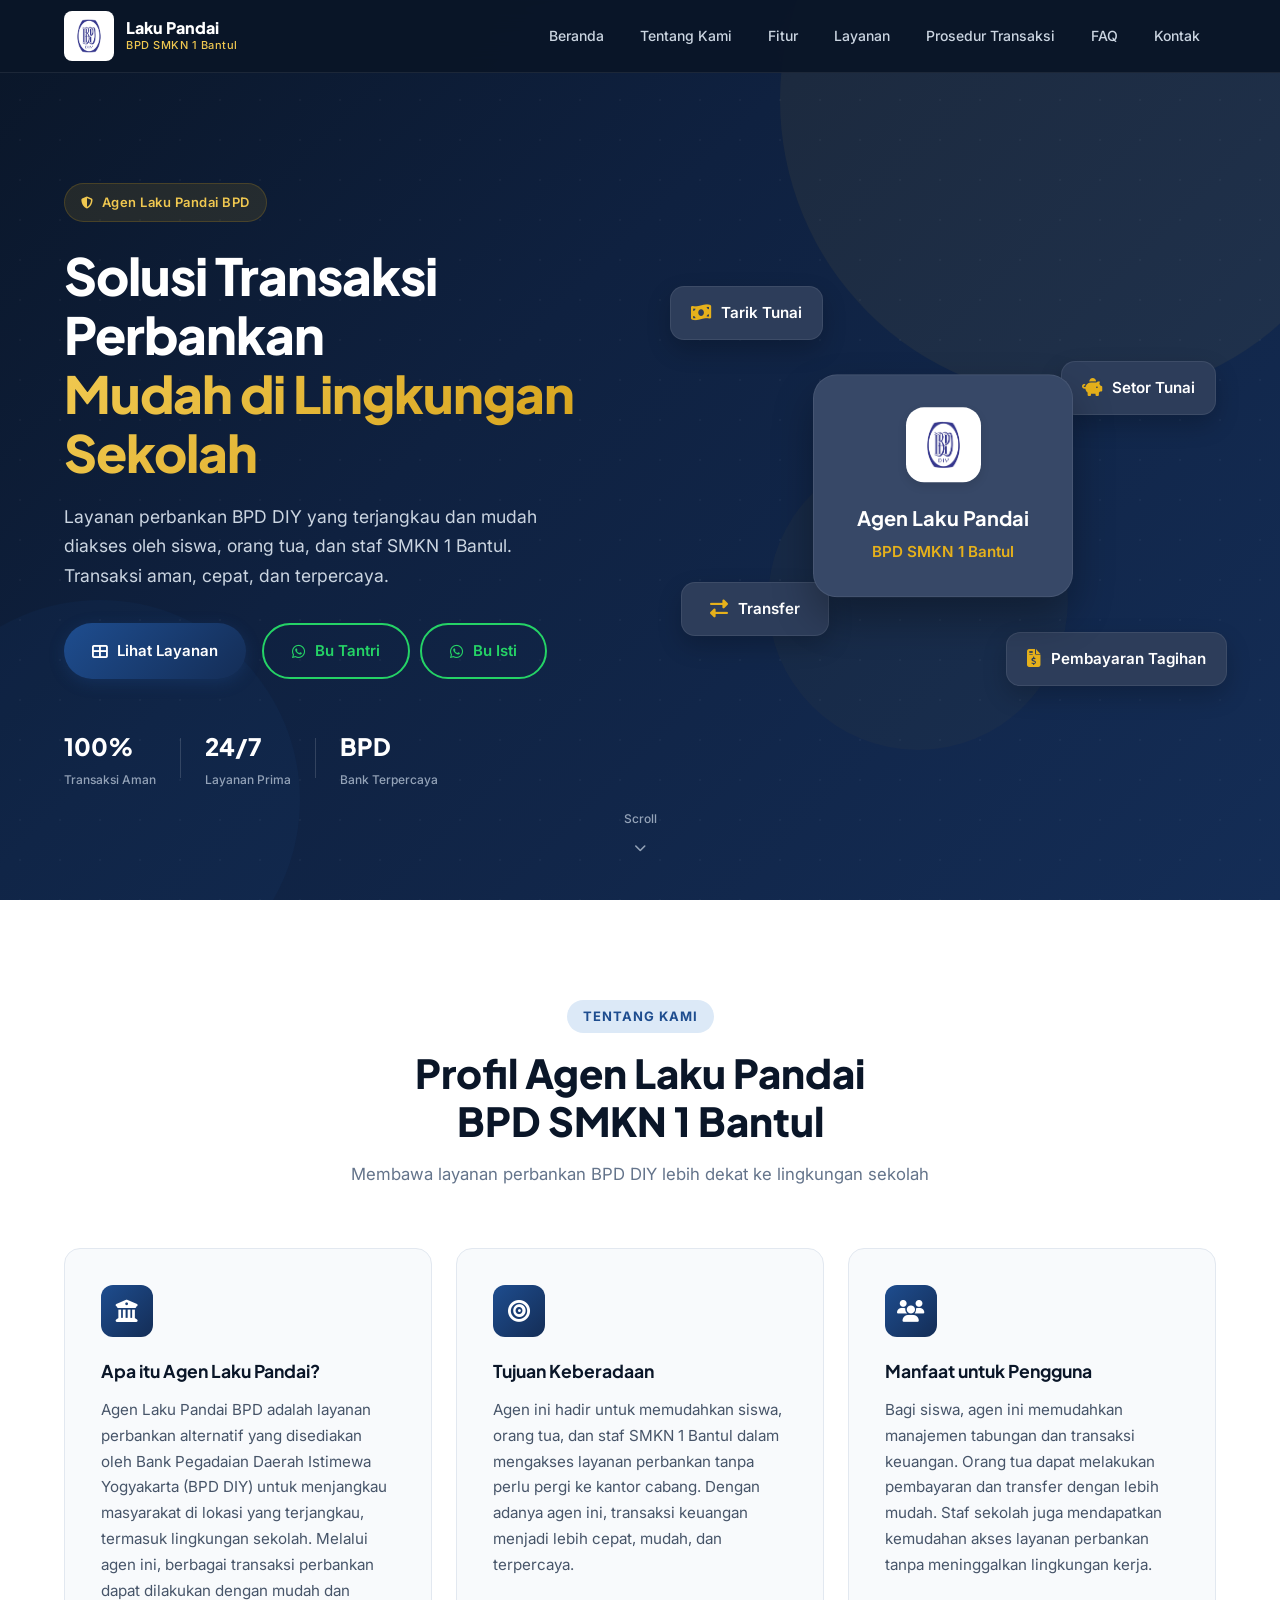
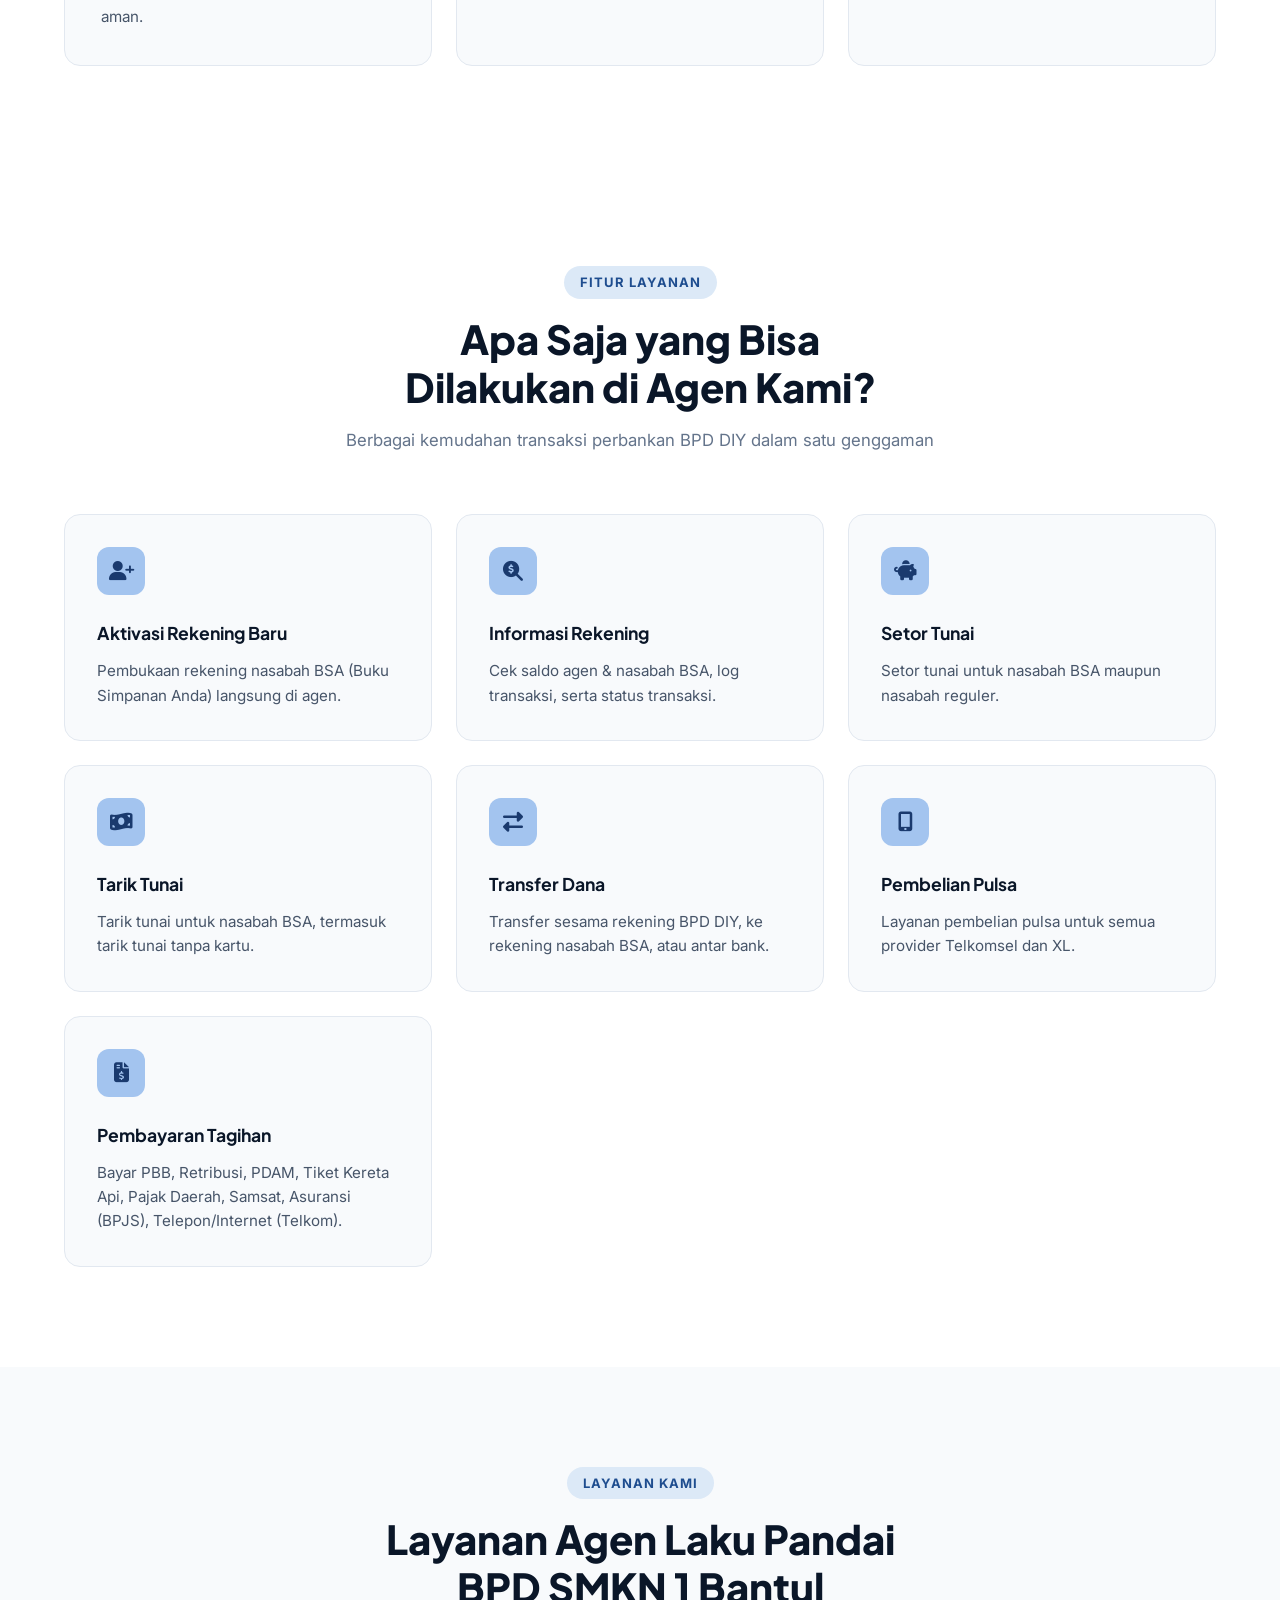
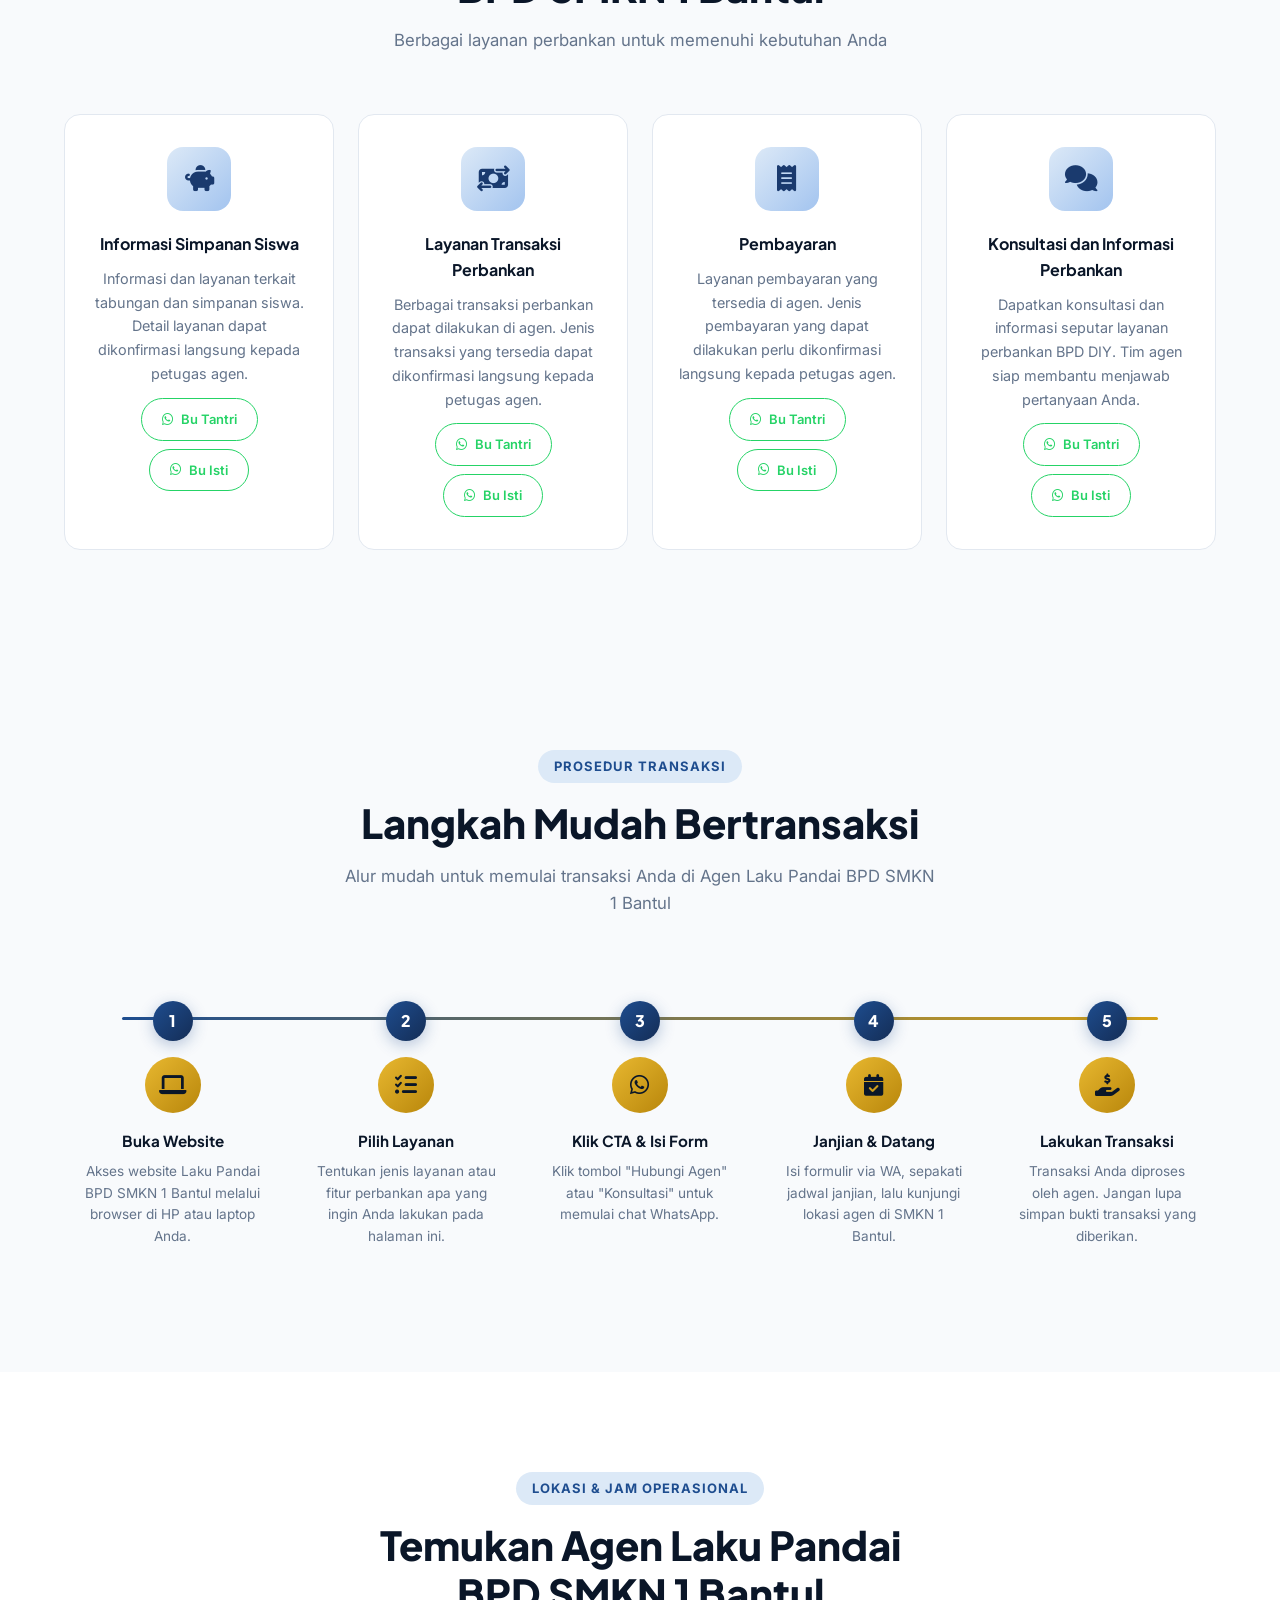
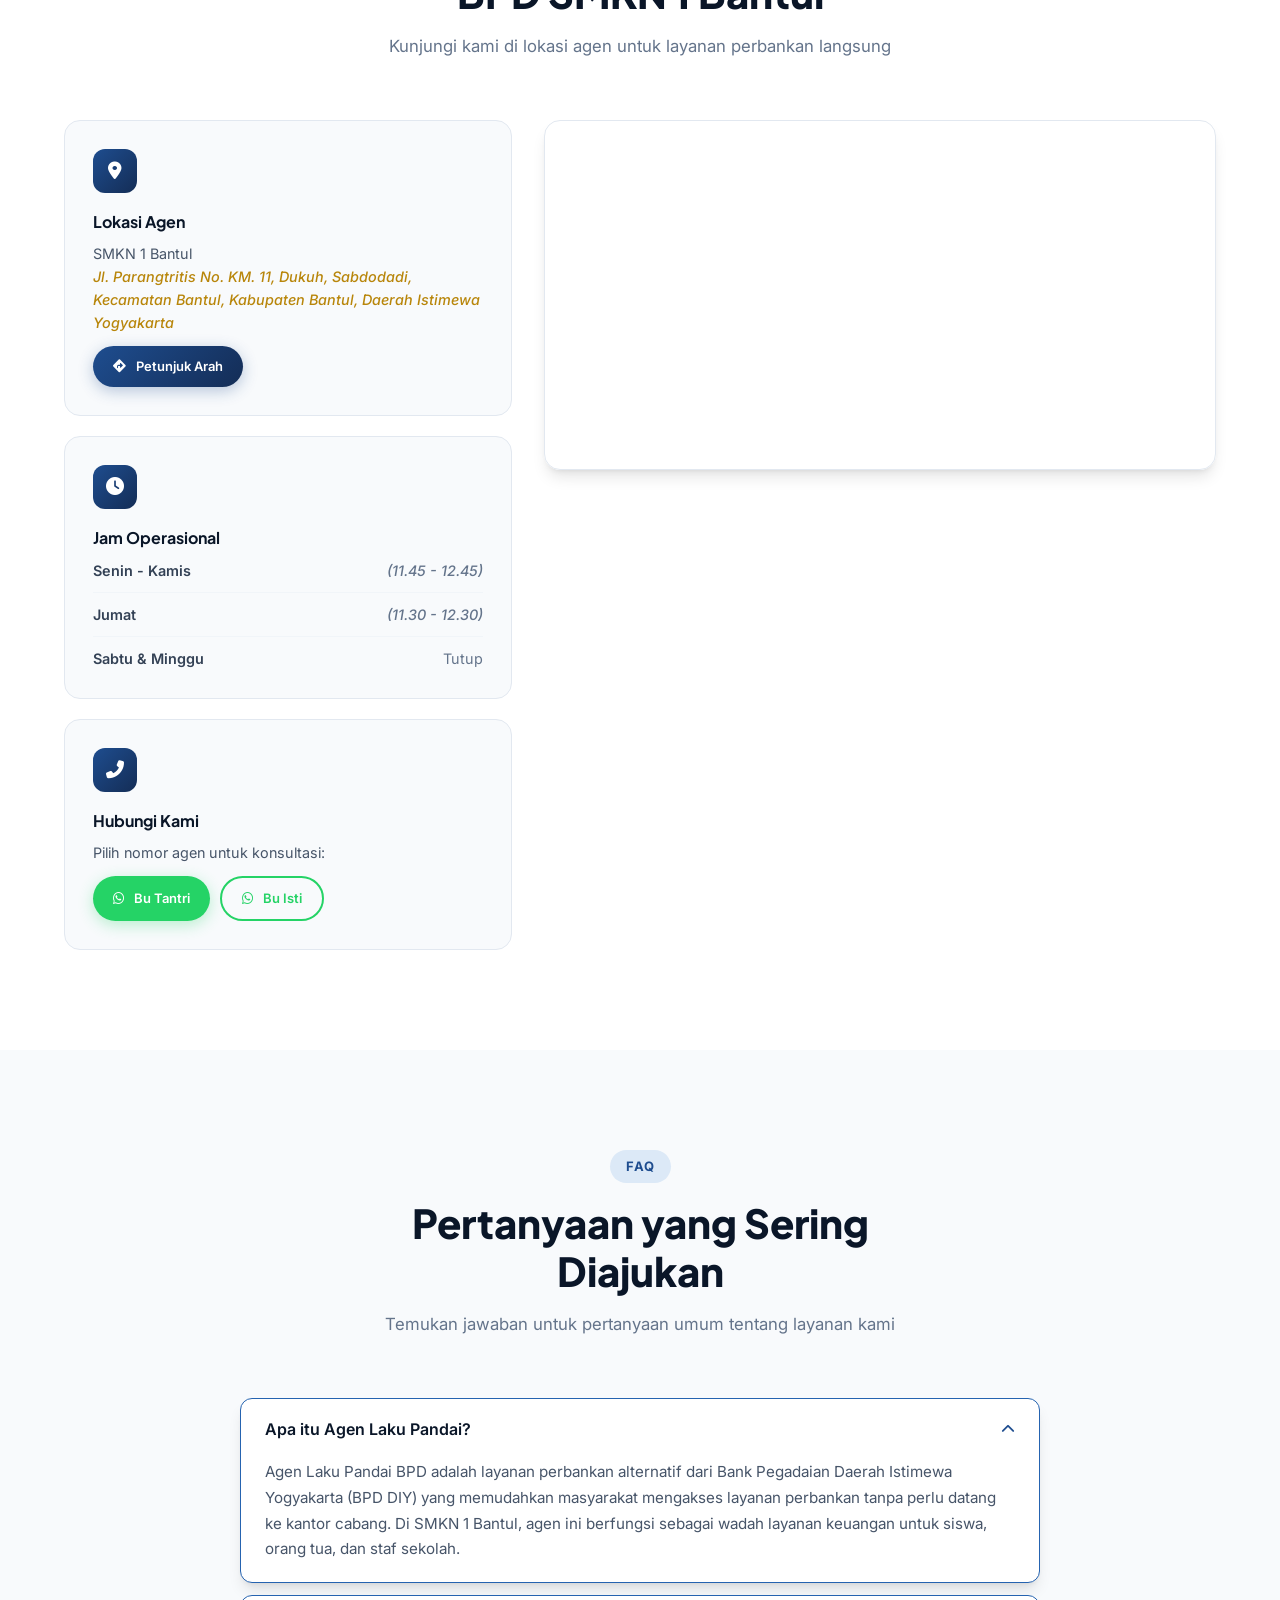
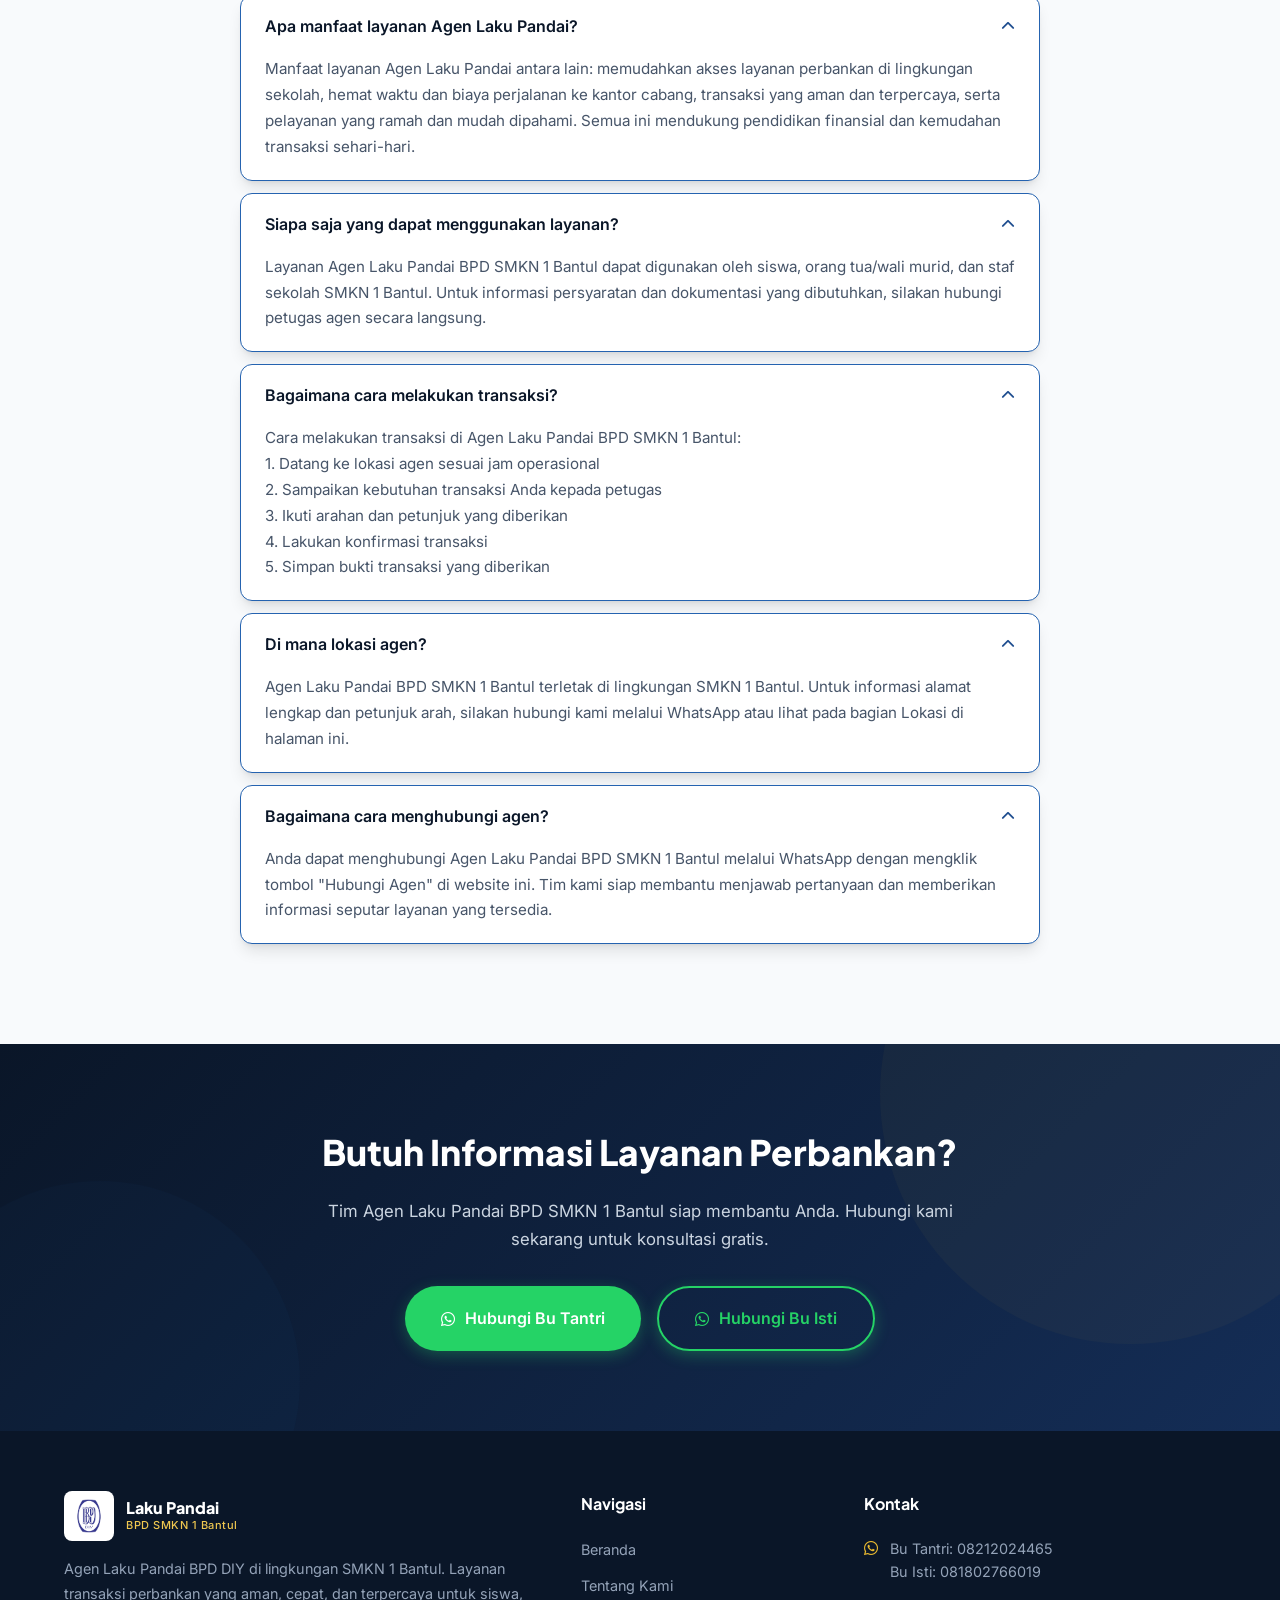
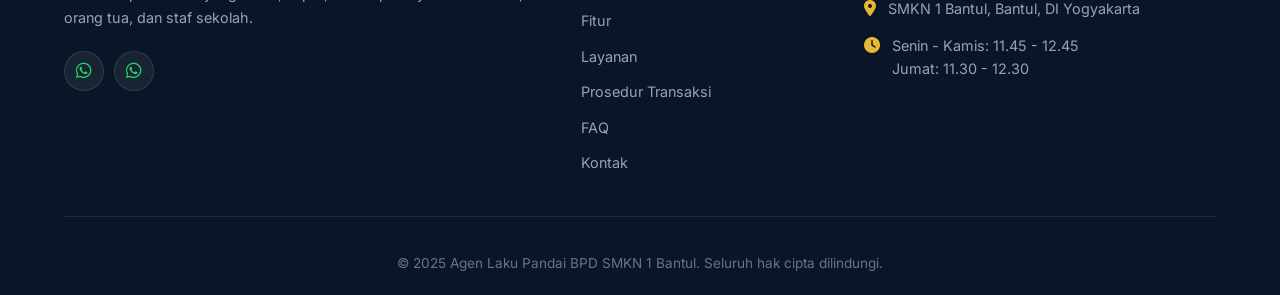
<file: index.html>
<!DOCTYPE html>
<html lang="id">
<head>
    <meta charset="UTF-8">
    <meta name="viewport" content="width=device-width, initial-scale=1.0">
    <title>Laku Pandai BPD SMKN 1 Bantul - Solusi Transaksi Perbankan Mudah</title>
    <meta name="description" content="Agen Laku Pandai BPD SMKN 1 Bantul - Solusi transaksi perbankan mudah di lingkungan sekolah. Melayani siswa, orang tua, dan staf sekolah.">
    <link rel="stylesheet" href="style.css">
    <link rel="preconnect" href="https://fonts.googleapis.com">
    <link rel="preconnect" href="https://fonts.gstatic.com" crossorigin>
    <link href="https://fonts.googleapis.com/css2?family=Inter:wght@300;400;500;600;700;800;900&family=Plus+Jakarta+Sans:wght@400;500;600;700;800&display=swap" rel="stylesheet">
    <link rel="stylesheet" href="https://cdnjs.cloudflare.com/ajax/libs/font-awesome/6.4.0/css/all.min.css">
</head>
<body>
    <!-- Navbar -->
    <nav class="navbar" id="navbar">
        <div class="nav-container">
            <a href="#" class="nav-logo">
                <!-- LOGO BPD DI NAVBAR -->
                <div class="logo-icon">
                    <img src="logo-bpd.png" alt="Logo BPD DIY">
                </div>
                <div class="logo-text">
                    <span class="logo-main">Laku Pandai</span>
                    <span class="logo-sub">BPD SMKN 1 Bantul</span>
                </div>
            </a>

            <ul class="nav-menu" id="nav-menu">
                <li><a href="#home" class="nav-link">Beranda</a></li>
                <li><a href="#about" class="nav-link">Tentang Kami</a></li>
                <li><a href="#features" class="nav-link">Fitur</a></li>
                <li><a href="#services" class="nav-link">Layanan</a></li>
                <li><a href="#procedure" class="nav-link">Prosedur Transaksi</a></li>
                <li><a href="#faq" class="nav-link">FAQ</a></li>
                <li><a href="#contact" class="nav-link">Kontak</a></li>
                
                
            </ul>

            <button class="hamburger" id="hamburger" aria-label="Toggle menu">
                <span class="bar"></span>
                <span class="bar"></span>
                <span class="bar"></span>
            </button>
        </div>
    </nav>

    <!-- Hero Section -->
    <section class="hero" id="home">
        <div class="hero-bg-elements">
            <div class="hero-circle hero-circle-1"></div>
            <div class="hero-circle hero-circle-2"></div>
            <div class="hero-circle hero-circle-3"></div>
            <div class="hero-dots"></div>
        </div>
        <div class="hero-container">
            <div class="hero-content">
                <div class="hero-badge">
                    <i class="fas fa-shield-halved"></i>
                    Agen Laku Pandai BPD
                </div>
                <h1 class="hero-title">
                    Solusi Transaksi Perbankan
                    <span class="hero-highlight">Mudah di Lingkungan Sekolah</span>
                </h1>
                <p class="hero-subtitle">
                    Layanan perbankan BPD DIY yang terjangkau dan mudah diakses oleh siswa, orang tua, dan staf SMKN 1 Bantul. Transaksi aman, cepat, dan terpercaya.
                </p>
                <div class="hero-buttons">
                    <a href="#services" class="btn btn-primary">
                        <i class="fas fa-th-large"></i> Lihat Layanan
                    </a>
                    <!-- DUA TOMBOL HUBUNGI AGEN DI HERO -->
                    <div style="display: flex; gap: 10px;">
                        <a href="https://wa.me/628212024465" class="btn btn-whatsapp-outline" target="_blank" rel="noopener">
                            <i class="fab fa-whatsapp"></i> Bu Tantri
                        </a>
                        <a href="https://wa.me/6281802766019" class="btn btn-whatsapp-outline" target="_blank" rel="noopener">
                            <i class="fab fa-whatsapp"></i> Bu Isti
                        </a>
                    </div>
                </div>
                <div class="hero-stats">
                    <div class="hero-stat">
                        <span class="hero-stat-number">100%</span>
                        <span class="hero-stat-label">Transaksi Aman</span>
                    </div>
                    <div class="hero-stat-divider"></div>
                    <div class="hero-stat">
                        <span class="hero-stat-number">24/7</span>
                        <span class="hero-stat-label">Layanan Prima</span>
                    </div>
                    <div class="hero-stat-divider"></div>
                    <div class="hero-stat">
                        <span class="hero-stat-number">BPD</span>
                        <span class="hero-stat-label">Bank Terpercaya</span>
                    </div>
                </div>
            </div>
            
            <!-- HERO VISUAL -->
            <div class="hero-visual">
                <div class="hero-illustration">
                    <div class="hero-main-card">
                        <!-- LOGO BPD DI KARTU TENGAH -->
                        <div class="hero-card-icon">
                            <img src="logo-bpd.png" alt="Logo BPD">
                        </div>
                        <div class="hero-card-text">
                            <h3>Agen Laku Pandai</h3>
                            <p>BPD SMKN 1 Bantul</p>
                        </div>
                    </div>
                    <div class="floating-card floating-card-1">
                        <i class="fas fa-money-bill-wave"></i> <span>Tarik Tunai</span>
                    </div>
                    <div class="floating-card floating-card-2">
                        <i class="fas fa-piggy-bank"></i> <span>Setor Tunai</span>
                    </div>
                    <div class="floating-card floating-card-3">
                        <i class="fas fa-exchange-alt"></i><span>Transfer</span>
                    </div>
                    <div class="floating-card floating-card-4">
                        <i class="fas fa-file-invoice-dollar"></i> <span>Pembayaran Tagihan</span>
                    </div>
                </div>
            </div>
        </div>
        <div class="hero-scroll-indicator">
            <span>Scroll</span>
            <div class="scroll-arrow">
                <i class="fas fa-chevron-down"></i>
            </div>
        </div>
    </section>

    <!-- About Section -->
    <section class="about" id="about">
        <div class="container">
            <div class="section-header">
                <span class="section-badge">Tentang Kami</span>
                <h2 class="section-title">Profil Agen Laku Pandai<br>BPD SMKN 1 Bantul</h2>
                <p class="section-subtitle">Membawa layanan perbankan BPD DIY lebih dekat ke lingkungan sekolah</p>
            </div>
            <div class="about-content">
                <div class="about-card">
                    <div class="about-card-icon">
                        <i class="fas fa-building-columns"></i>
                    </div>
                    <h3>Apa itu Agen Laku Pandai?</h3>
                    <p>Agen Laku Pandai BPD adalah layanan perbankan alternatif yang disediakan oleh Bank Pegadaian Daerah Istimewa Yogyakarta (BPD DIY) untuk menjangkau masyarakat di lokasi yang terjangkau, termasuk lingkungan sekolah. Melalui agen ini, berbagai transaksi perbankan dapat dilakukan dengan mudah dan aman.</p>
                </div>
                <div class="about-card">
                    <div class="about-card-icon">
                        <i class="fas fa-bullseye"></i>
                    </div>
                    <h3>Tujuan Keberadaan</h3>
                    <p>Agen ini hadir untuk memudahkan siswa, orang tua, dan staf SMKN 1 Bantul dalam mengakses layanan perbankan tanpa perlu pergi ke kantor cabang. Dengan adanya agen ini, transaksi keuangan menjadi lebih cepat, mudah, dan terpercaya.</p>
                </div>
                <div class="about-card">
                    <div class="about-card-icon">
                        <i class="fas fa-users"></i>
                    </div>
                    <h3>Manfaat untuk Pengguna</h3>
                    <p>Bagi siswa, agen ini memudahkan manajemen tabungan dan transaksi keuangan. Orang tua dapat melakukan pembayaran dan transfer dengan lebih mudah. Staf sekolah juga mendapatkan kemudahan akses layanan perbankan tanpa meninggalkan lingkungan kerja.</p>
                </div>
            </div>
        </div>
    </section>

    <!-- Fitur Layanan Section -->
    <section class="features" id="features">
        <div class="container">
            <div class="section-header">
                <span class="section-badge">Fitur Layanan</span>
                <h2 class="section-title">Apa Saja yang Bisa<br>Dilakukan di Agen Kami?</h2>
                <p class="section-subtitle">Berbagai kemudahan transaksi perbankan BPD DIY dalam satu genggaman</p>
            </div>
            
            <div class="features-grid">
                <div class="feature-card">
                    <div class="feature-icon"><i class="fas fa-user-plus"></i></div>
                    <h3>Aktivasi Rekening Baru</h3>
                    <p>Pembukaan rekening nasabah BSA (Buku Simpanan Anda) langsung di agen.</p>
                </div>
                <div class="feature-card">
                    <div class="feature-icon"><i class="fas fa-search-dollar"></i></div>
                    <h3>Informasi Rekening</h3>
                    <p>Cek saldo agen & nasabah BSA, log transaksi, serta status transaksi.</p>
                </div>
                <div class="feature-card">
                    <div class="feature-icon"><i class="fas fa-piggy-bank"></i></div>
                    <h3>Setor Tunai</h3>
                    <p>Setor tunai untuk nasabah BSA maupun nasabah reguler.</p>
                </div>
                <div class="feature-card">
                    <div class="feature-icon"><i class="fas fa-money-bill-wave"></i></div>
                    <h3>Tarik Tunai</h3>
                    <p>Tarik tunai untuk nasabah BSA, termasuk tarik tunai tanpa kartu.</p>
                </div>
                <div class="feature-card">
                    <div class="feature-icon"><i class="fas fa-exchange-alt"></i></div>
                    <h3>Transfer Dana</h3>
                    <p>Transfer sesama rekening BPD DIY, ke rekening nasabah BSA, atau antar bank.</p>
                </div>
                <div class="feature-card">
                    <div class="feature-icon"><i class="fas fa-mobile-alt"></i></div>
                    <h3>Pembelian Pulsa</h3>
                    <p>Layanan pembelian pulsa untuk semua provider Telkomsel dan XL.</p>
                </div>
                <div class="feature-card">
                    <div class="feature-icon"><i class="fas fa-file-invoice-dollar"></i></div>
                    <h3>Pembayaran Tagihan</h3>
                    <p>Bayar PBB, Retribusi, PDAM, Tiket Kereta Api, Pajak Daerah, Samsat, Asuransi (BPJS), Telepon/Internet (Telkom).</p>
                </div>
            </div>
        </div>
    </section>

    <!-- Services Section -->
    <section class="services" id="services">
        <div class="container">
            <div class="section-header">
                <span class="section-badge">Layanan Kami</span>
                <h2 class="section-title">Layanan Agen Laku Pandai<br>BPD SMKN 1 Bantul</h2>
                <p class="section-subtitle">Berbagai layanan perbankan untuk memenuhi kebutuhan Anda</p>
            </div>
            <div class="services-grid">
                <!-- Layanan 1 -->
                <div class="service-card">
                    <div class="service-icon">
                        <i class="fas fa-piggy-bank"></i>
                    </div>
                    <h3>Informasi Simpanan Siswa</h3>
                    <p>Informasi dan layanan terkait tabungan dan simpanan siswa. Detail layanan dapat dikonfirmasi langsung kepada petugas agen.</p>
                    <div style="display: flex; gap: 8px; justify-content: center; margin-top: 12px;">
                        <a href="https://wa.me/628212024465?text=Halo%20Bu%20Tantri%2C%20saya%20ingin%20tahu%20tentang%20layanan%20simpanan%20siswa" class="btn-service" target="_blank" rel="noopener" style="margin-top: 0;"><i class="fab fa-whatsapp"></i> Bu Tantri</a>
                        <a href="https://wa.me/6281802766019?text=Halo%20Bu%20Isti%2C%20saya%20ingin%20tahu%20tentang%20layanan%20simpanan%20siswa" class="btn-service" target="_blank" rel="noopener" style="margin-top: 0;"><i class="fab fa-whatsapp"></i> Bu Isti</a>
                    </div>
                </div>
                <!-- Layanan 2 -->
                <div class="service-card">
                    <div class="service-icon">
                        <i class="fas fa-money-bill-transfer"></i>
                    </div>
                    <h3>Layanan Transaksi Perbankan</h3>
                    <p>Berbagai transaksi perbankan dapat dilakukan di agen. Jenis transaksi yang tersedia dapat dikonfirmasi langsung kepada petugas agen.</p>
                    <div style="display: flex; gap: 8px; justify-content: center; margin-top: 12px;">
                        <a href="https://wa.me/628212024465?text=Halo%20Bu%20Tantri%2C%20saya%20ingin%20tahu%20tentang%20transaksi%20perbankan" class="btn-service" target="_blank" rel="noopener" style="margin-top: 0;"><i class="fab fa-whatsapp"></i> Bu Tantri</a>
                        <a href="https://wa.me/6281802766019?text=Halo%20Bu%20Isti%2C%20saya%20ingin%20tahu%20tentang%20transaksi%20perbankan" class="btn-service" target="_blank" rel="noopener" style="margin-top: 0;"><i class="fab fa-whatsapp"></i> Bu Isti</a>
                    </div>
                </div>
                <!-- Layanan 3 -->
                <div class="service-card">
                    <div class="service-icon">
                        <i class="fas fa-receipt"></i>
                    </div>
                    <h3>Pembayaran</h3>
                    <p>Layanan pembayaran yang tersedia di agen. Jenis pembayaran yang dapat dilakukan perlu dikonfirmasi langsung kepada petugas agen.</p>
                    <div style="display: flex; gap: 8px; justify-content: center; margin-top: 12px;">
                        <a href="https://wa.me/628212024465?text=Halo%20Bu%20Tantri%2C%20saya%20ingin%20tahu%20tentang%20layanan%20pembayaran" class="btn-service" target="_blank" rel="noopener" style="margin-top: 0;"><i class="fab fa-whatsapp"></i> Bu Tantri</a>
                        <a href="https://wa.me/6281802766019?text=Halo%20Bu%20Isti%2C%20saya%20ingin%20tahu%20tentang%20layanan%20pembayaran" class="btn-service" target="_blank" rel="noopener" style="margin-top: 0;"><i class="fab fa-whatsapp"></i> Bu Isti</a>
                    </div>
                </div>
                <!-- Layanan 4 -->
                <div class="service-card">
                    <div class="service-icon">
                        <i class="fas fa-comments"></i>
                    </div>
                    <h3>Konsultasi dan Informasi Perbankan</h3>
                    <p>Dapatkan konsultasi dan informasi seputar layanan perbankan BPD DIY. Tim agen siap membantu menjawab pertanyaan Anda.</p>
                    <div style="display: flex; gap: 8px; justify-content: center; margin-top: 12px;">
                        <a href="https://wa.me/628212024465?text=Halo%20Bu%20Tantri%2C%20saya%20ingin%20konsultasi" class="btn-service" target="_blank" rel="noopener" style="margin-top: 0;"><i class="fab fa-whatsapp"></i> Bu Tantri</a>
                        <a href="https://wa.me/6281802766019?text=Halo%20Bu%20Isti%2C%20saya%20ingin%20konsultasi" class="btn-service" target="_blank" rel="noopener" style="margin-top: 0;"><i class="fab fa-whatsapp"></i> Bu Isti</a>
                    </div>
                </div>
            </div>
        </div>
    </section>

    <!-- Procedure Section -->
    <section class="procedure" id="procedure">
        <div class="container">
            <div class="section-header">
                <span class="section-badge">Prosedur Transaksi</span>
                <h2 class="section-title">Langkah Mudah Bertransaksi</h2>
                <p class="section-subtitle">Alur mudah untuk memulai transaksi Anda di Agen Laku Pandai BPD SMKN 1 Bantul</p>
            </div>
            <div class="procedure-timeline">
                <div class="timeline-line"></div>
                <div class="step-card">
                    <div class="step-number">1</div>
                    <div class="step-icon"><i class="fas fa-laptop"></i></div>
                    <h3>Buka Website</h3>
                    <p>Akses website Laku Pandai BPD SMKN 1 Bantul melalui browser di HP atau laptop Anda.</p>
                </div>
                <div class="step-card">
                    <div class="step-number">2</div>
                    <div class="step-icon"><i class="fas fa-list-check"></i></div>
                    <h3>Pilih Layanan</h3>
                    <p>Tentukan jenis layanan atau fitur perbankan apa yang ingin Anda lakukan pada halaman ini.</p>
                </div>
                <div class="step-card">
                    <div class="step-number">3</div>
                    <div class="step-icon"><i class="fab fa-whatsapp"></i></div>
                    <h3>Klik CTA & Isi Form</h3>
                    <p>Klik tombol "Hubungi Agen" atau "Konsultasi" untuk memulai chat WhatsApp.</p>
                </div>
                <div class="step-card">
                    <div class="step-number">4</div>
                    <div class="step-icon"><i class="fas fa-calendar-check"></i></div>
                    <h3>Janjian & Datang</h3>
                    <p>Isi formulir via WA, sepakati jadwal janjian, lalu kunjungi lokasi agen di SMKN 1 Bantul.</p>
                </div>
                <div class="step-card">
                    <div class="step-number">5</div>
                    <div class="step-icon"><i class="fas fa-hand-holding-dollar"></i></div>
                    <h3>Lakukan Transaksi</h3>
                    <p>Transaksi Anda diproses oleh agen. Jangan lupa simpan bukti transaksi yang diberikan.</p>
                </div>
            </div>
        </div>
    </section>

    <!-- Location & Hours Section -->
    <section class="location" id="contact">
        <div class="container">
            <div class="section-header">
                <span class="section-badge">Lokasi & Jam Operasional</span>
                <h2 class="section-title">Temukan Agen Laku Pandai<br>BPD SMKN 1 Bantul</h2>
                <p class="section-subtitle">Kunjungi kami di lokasi agen untuk layanan perbankan langsung</p>
            </div>
            <div class="location-content">
                <div class="location-info">
                    <div class="info-card">
                        <div class="info-icon"><i class="fas fa-map-marker-alt"></i></div>
                        <h3>Lokasi Agen</h3>
                        <p>SMKN 1 Bantul<br><span class="placeholder-text">Jl. Parangtritis No. KM. 11, Dukuh, Sabdodadi, Kecamatan Bantul, Kabupaten Bantul, Daerah Istimewa Yogyakarta</span></p>
                        <a href="https://maps.google.com/?q=SMKN+1+Bantul" class="btn btn-primary btn-sm" target="_blank" rel="noopener"><i class="fas fa-directions"></i> Petunjuk Arah</a>
                    </div>
                    <div class="info-card">
                        <div class="info-icon"><i class="fas fa-clock"></i></div>
                        <h3>Jam Operasional</h3>
                        <div class="hours-list">
                            <div class="hours-item"><span>Senin - Kamis</span><span class="placeholder-text">(11.45 - 12.45)</span></div>
                            <div class="hours-item"><span>Jumat</span><span class="placeholder-text">(11.30 - 12.30)</span></div>
                            <div class="hours-item"><span>Sabtu & Minggu</span><span>Tutup</span></div>
                        </div>
                    </div>
                    <!-- KONTAK DENGAN DUA NOMOR -->
                    <div class="info-card info-card-contact">
                        <div class="info-icon"><i class="fas fa-phone-alt"></i></div>
                        <h3>Hubungi Kami</h3>
                        <p style="margin-bottom: 12px; font-size: 0.9rem; color: var(--gray-600);">Pilih nomor agen untuk konsultasi:</p>
                        <div style="display: flex; gap: 10px; flex-wrap: wrap;">
                            <a href="https://wa.me/628212024465?text=Halo%20Bu%20Tantri%20Laku%20Pandai" class="btn btn-whatsapp btn-sm" target="_blank" rel="noopener">
                                <i class="fab fa-whatsapp"></i> Bu Tantri
                            </a>
                            <a href="https://wa.me/6281802766019?text=Halo%20Bu%20Isti%20Laku%20Pandai" class="btn btn-whatsapp-outline btn-sm" target="_blank" rel="noopener">
                                <i class="fab fa-whatsapp"></i> Bu Isti
                            </a>
                        </div>
                    </div>
                </div>
                
                <!-- Lokasi Map -->
                <div class="location-map">
                    <div class="map-container">
                        <iframe src="https://maps.google.com/maps?q=SMK%20Negeri%201%20Bantul&t=&z=16&ie=UTF8&iwloc=&output=embed" width="100%" height="450" style="border:0;" allowfullscreen="" loading="lazy"></iframe>
                    </div>
                </div>
            </div>
        </div>
    </section>

    <!-- FAQ Section -->
    <section class="faq" id="faq">
        <div class="container">
            <div class="section-header">
                <span class="section-badge">FAQ</span>
                <h2 class="section-title">Pertanyaan yang Sering<br>Diajukan</h2>
                <p class="section-subtitle">Temukan jawaban untuk pertanyaan umum tentang layanan kami</p>
            </div>
            <div class="faq-list">
                <div class="faq-item">
                    <button class="faq-question"><span>Apa itu Agen Laku Pandai?</span><i class="fas fa-chevron-down"></i></button>
                    <div class="faq-answer"><p>Agen Laku Pandai BPD adalah layanan perbankan alternatif dari Bank Pegadaian Daerah Istimewa Yogyakarta (BPD DIY) yang memudahkan masyarakat mengakses layanan perbankan tanpa perlu datang ke kantor cabang. Di SMKN 1 Bantul, agen ini berfungsi sebagai wadah layanan keuangan untuk siswa, orang tua, dan staf sekolah.</p></div>
                </div>
                <div class="faq-item">
                    <button class="faq-question"><span>Apa manfaat layanan Agen Laku Pandai?</span><i class="fas fa-chevron-down"></i></button>
                    <div class="faq-answer"><p>Manfaat layanan Agen Laku Pandai antara lain: memudahkan akses layanan perbankan di lingkungan sekolah, hemat waktu dan biaya perjalanan ke kantor cabang, transaksi yang aman dan terpercaya, serta pelayanan yang ramah dan mudah dipahami. Semua ini mendukung pendidikan finansial dan kemudahan transaksi sehari-hari.</p></div>
                </div>
                <div class="faq-item">
                    <button class="faq-question"><span>Siapa saja yang dapat menggunakan layanan?</span><i class="fas fa-chevron-down"></i></button>
                    <div class="faq-answer"><p>Layanan Agen Laku Pandai BPD SMKN 1 Bantul dapat digunakan oleh siswa, orang tua/wali murid, dan staf sekolah SMKN 1 Bantul. Untuk informasi persyaratan dan dokumentasi yang dibutuhkan, silakan hubungi petugas agen secara langsung.</p></div>
                </div>
                <div class="faq-item">
                    <button class="faq-question"><span>Bagaimana cara melakukan transaksi?</span><i class="fas fa-chevron-down"></i></button>
                    <div class="faq-answer"><p>Cara melakukan transaksi di Agen Laku Pandai BPD SMKN 1 Bantul:<br>1. Datang ke lokasi agen sesuai jam operasional<br>2. Sampaikan kebutuhan transaksi Anda kepada petugas<br>3. Ikuti arahan dan petunjuk yang diberikan<br>4. Lakukan konfirmasi transaksi<br>5. Simpan bukti transaksi yang diberikan</p></div>
                </div>
                <div class="faq-item">
                    <button class="faq-question"><span>Di mana lokasi agen?</span><i class="fas fa-chevron-down"></i></button>
                    <div class="faq-answer"><p>Agen Laku Pandai BPD SMKN 1 Bantul terletak di lingkungan SMKN 1 Bantul. Untuk informasi alamat lengkap dan petunjuk arah, silakan hubungi kami melalui WhatsApp atau lihat pada bagian Lokasi di halaman ini.</p></div>
                </div>
                <div class="faq-item">
                    <button class="faq-question"><span>Bagaimana cara menghubungi agen?</span><i class="fas fa-chevron-down"></i></button>
                    <div class="faq-answer"><p>Anda dapat menghubungi Agen Laku Pandai BPD SMKN 1 Bantul melalui WhatsApp dengan mengklik tombol "Hubungi Agen" di website ini. Tim kami siap membantu menjawab pertanyaan dan memberikan informasi seputar layanan yang tersedia.</p></div>
                </div>
            </div>
        </div>
    </section>

    <!-- CTA Section -->
    <section class="cta">
        <div class="cta-bg-elements">
            <div class="cta-circle cta-circle-1"></div>
            <div class="cta-circle cta-circle-2"></div>
        </div>
        <div class="container">
            <div class="cta-content">
                <h2 class="cta-title">Butuh Informasi Layanan Perbankan?</h2>
                <p class="cta-subtitle">Tim Agen Laku Pandai BPD SMKN 1 Bantul siap membantu Anda. Hubungi kami sekarang untuk konsultasi gratis.</p>
                <!-- DUA TOMBOL DI CTA BAWAH -->
                <div style="display: flex; gap: 16px; justify-content: center; flex-wrap: wrap;">
                    <a href="https://wa.me/628212024465?text=Halo%20Bu%20Tantri%2C%20saya%20ingin%20konsultasi" class="btn btn-whatsapp btn-lg" target="_blank" rel="noopener">
                        <i class="fab fa-whatsapp"></i> Hubungi Bu Tantri
                    </a>
                    <a href="https://wa.me/6281802766019?text=Halo%20Bu%20Isti%2C%20saya%20ingin%20konsultasi" class="btn btn-whatsapp btn-lg" target="_blank" rel="noopener" style="background: transparent; border: 2px solid var(--whatsapp); color: var(--whatsapp);">
                        <i class="fab fa-whatsapp"></i> Hubungi Bu Isti
                    </a>
                </div>
            </div>
        </div>
    </section>

    <!-- Footer -->
    <footer class="footer">
        <div class="container">
            <div class="footer-content">
                <div class="footer-brand">
                    <div class="footer-logo">
                        <!-- LOGO BPD DI FOOTER -->
                        <div class="logo-icon">
                            <img src="logo-bpd.png" alt="Logo BPD DIY">
                        </div>
                        <div class="logo-text">
                            <span class="logo-main">Laku Pandai</span>
                            <span class="logo-sub">BPD SMKN 1 Bantul</span>
                        </div>
                    </div>
                    <p class="footer-desc">Agen Laku Pandai BPD DIY di lingkungan SMKN 1 Bantul. Layanan transaksi perbankan yang aman, cepat, dan terpercaya untuk siswa, orang tua, dan staf sekolah.</p>
                    <div class="footer-social" style="display: flex; gap: 10px;">
                        <a href="https://wa.me/628212024465" target="_blank" rel="noopener" aria-label="Bu Tantri"><i class="fab fa-whatsapp"></i></a>
                        <a href="https://wa.me/6281802766019" target="_blank" rel="noopener" aria-label="Bu Isti"><i class="fab fa-whatsapp"></i></a>
                    </div>
                </div>
                <div class="footer-links">
                    <h4>Navigasi</h4>
                    <ul>
                        <li><a href="#home">Beranda</a></li>
                        <li><a href="#about">Tentang Kami</a></li>
                        <li><a href="#features">Fitur</a></li>
                        <li><a href="#services">Layanan</a></li>
                        <li><a href="#procedure">Prosedur Transaksi</a></li>
                        <li><a href="#faq">FAQ</a></li>
                        <li><a href="#contact">Kontak</a></li>
                    </ul>
                </div>
                <div class="footer-contact">
                    <h4>Kontak</h4>
                    <div class="footer-contact-item">
                        <i class="fab fa-whatsapp"></i>
                        <span>Bu Tantri: 08212024465<br>Bu Isti: 081802766019</span>
                    </div>
                    <div class="footer-contact-item">
                        <i class="fas fa-map-marker-alt"></i>
                        <span>SMKN 1 Bantul, Bantul, DI Yogyakarta</span>
                    </div>
                    <div class="footer-contact-item">
                        <i class="fas fa-clock"></i>
                        <span>Senin - Kamis: 11.45 - 12.45<br>Jumat: 11.30 - 12.30</span>
                    </div>
                </div>
            </div>
            <div class="footer-bottom">
                <div class="footer-bottom-line"></div>
                <p>© 2025 Agen Laku Pandai BPD SMKN 1 Bantul. Seluruh hak cipta dilindungi.</p>
            </div>
        </div>
    </footer>

    <!-- Back to Top Button -->
    <button class="back-to-top" id="backToTop" aria-label="Kembali ke atas">
        <i class="fas fa-arrow-up"></i>
    </button>

    <script src="script.js"></script>
</body>
</html>
</file>
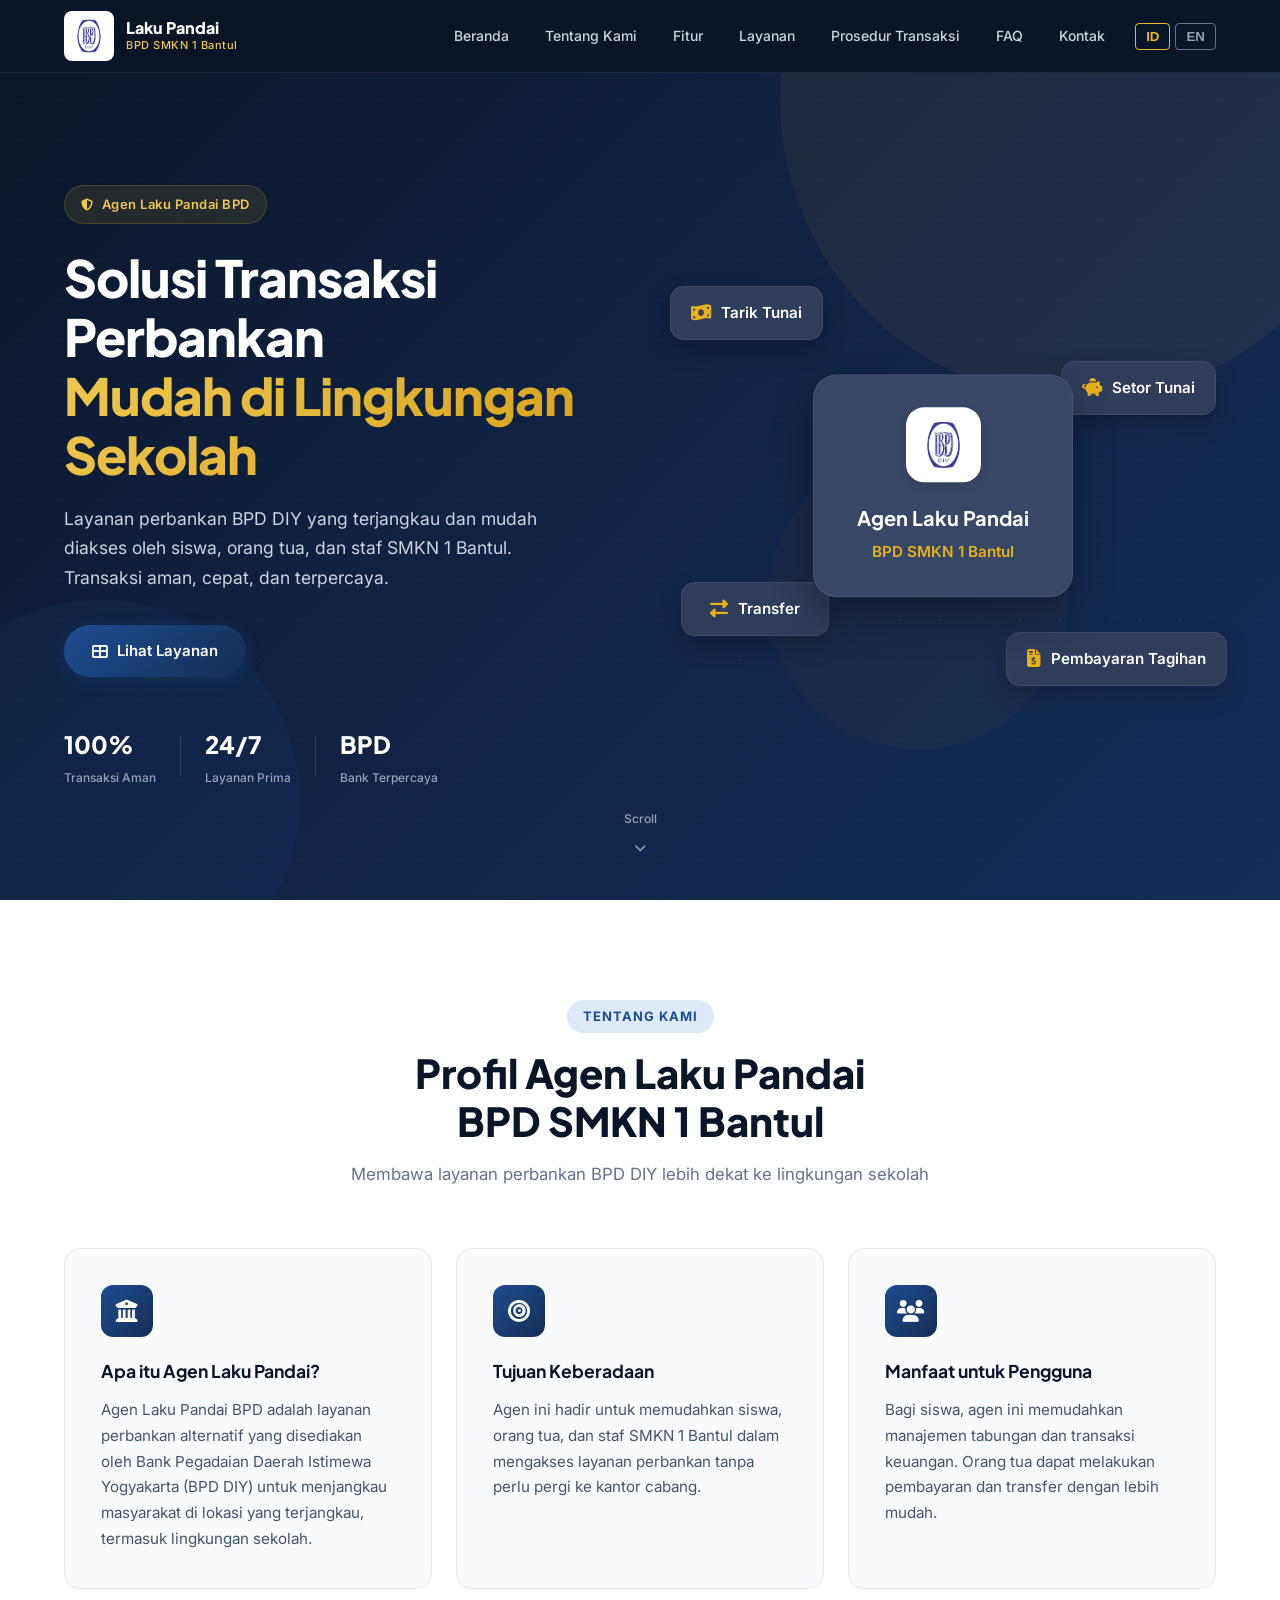
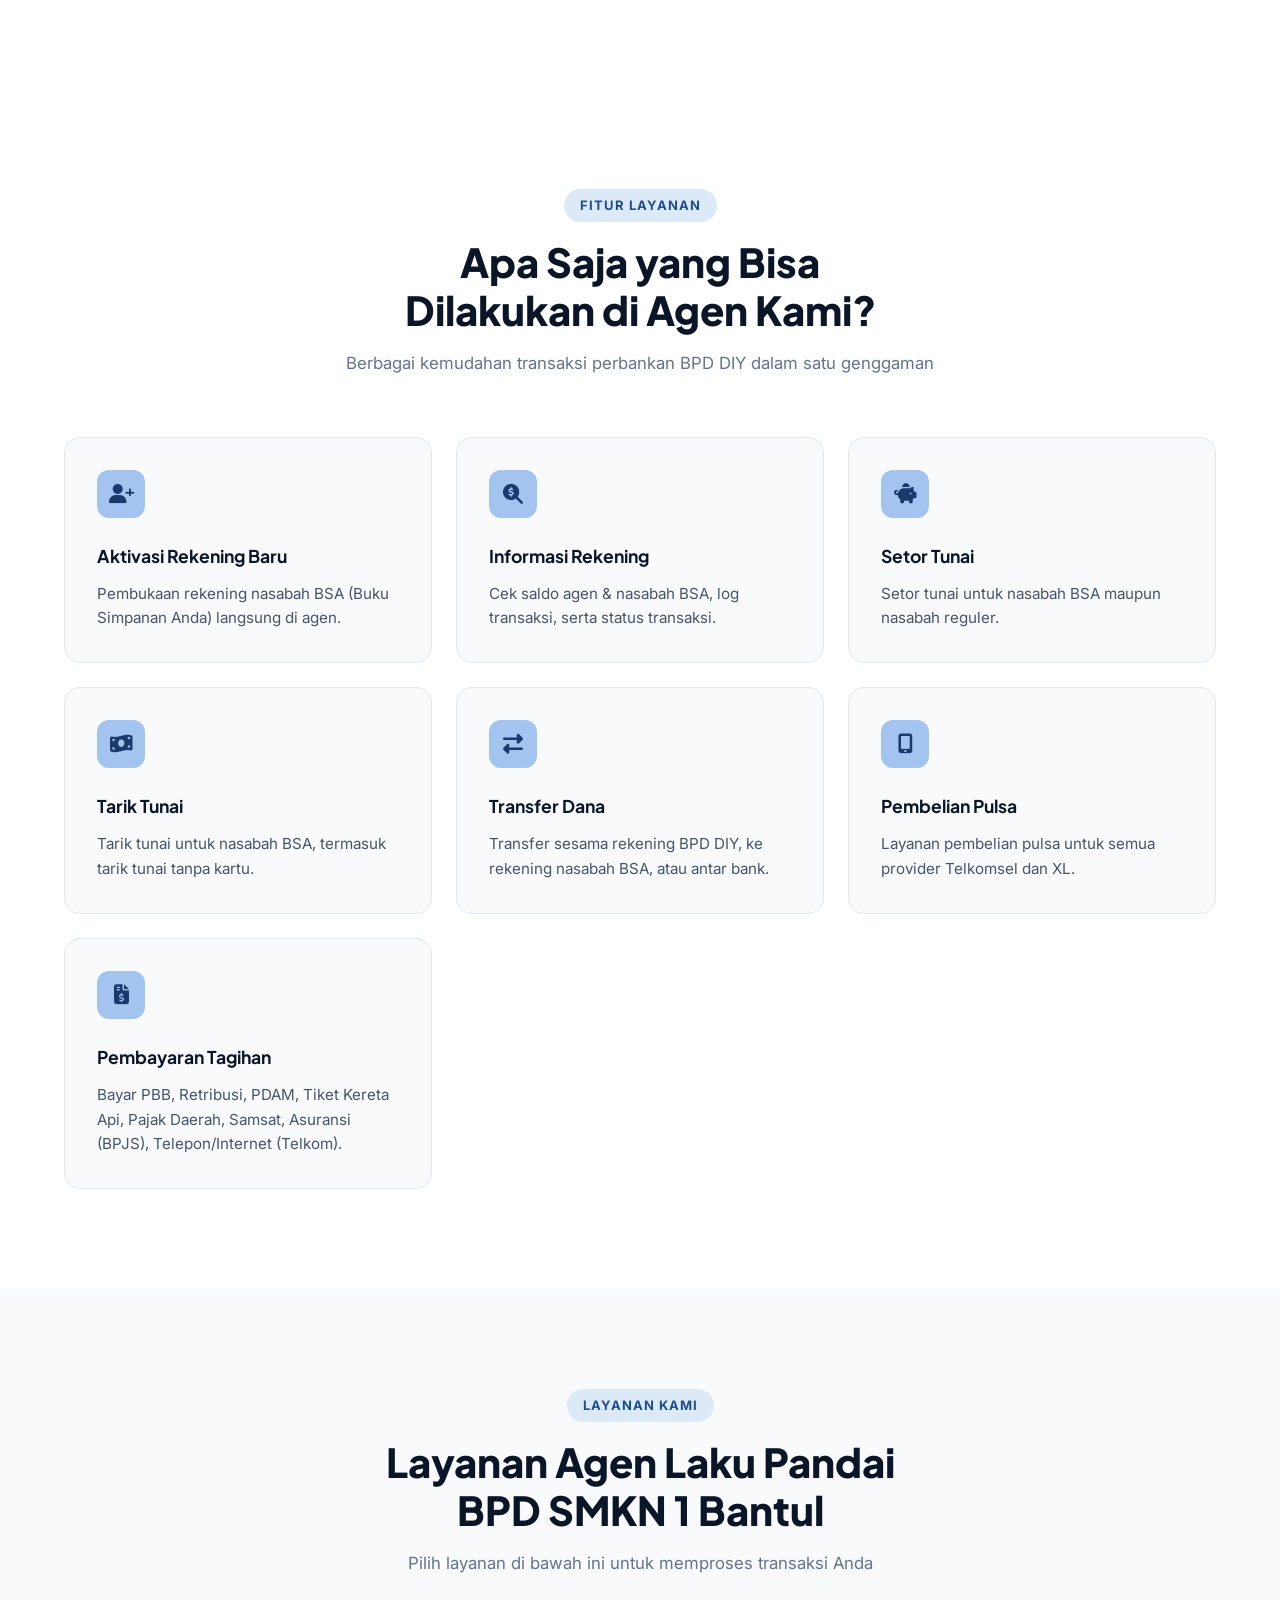
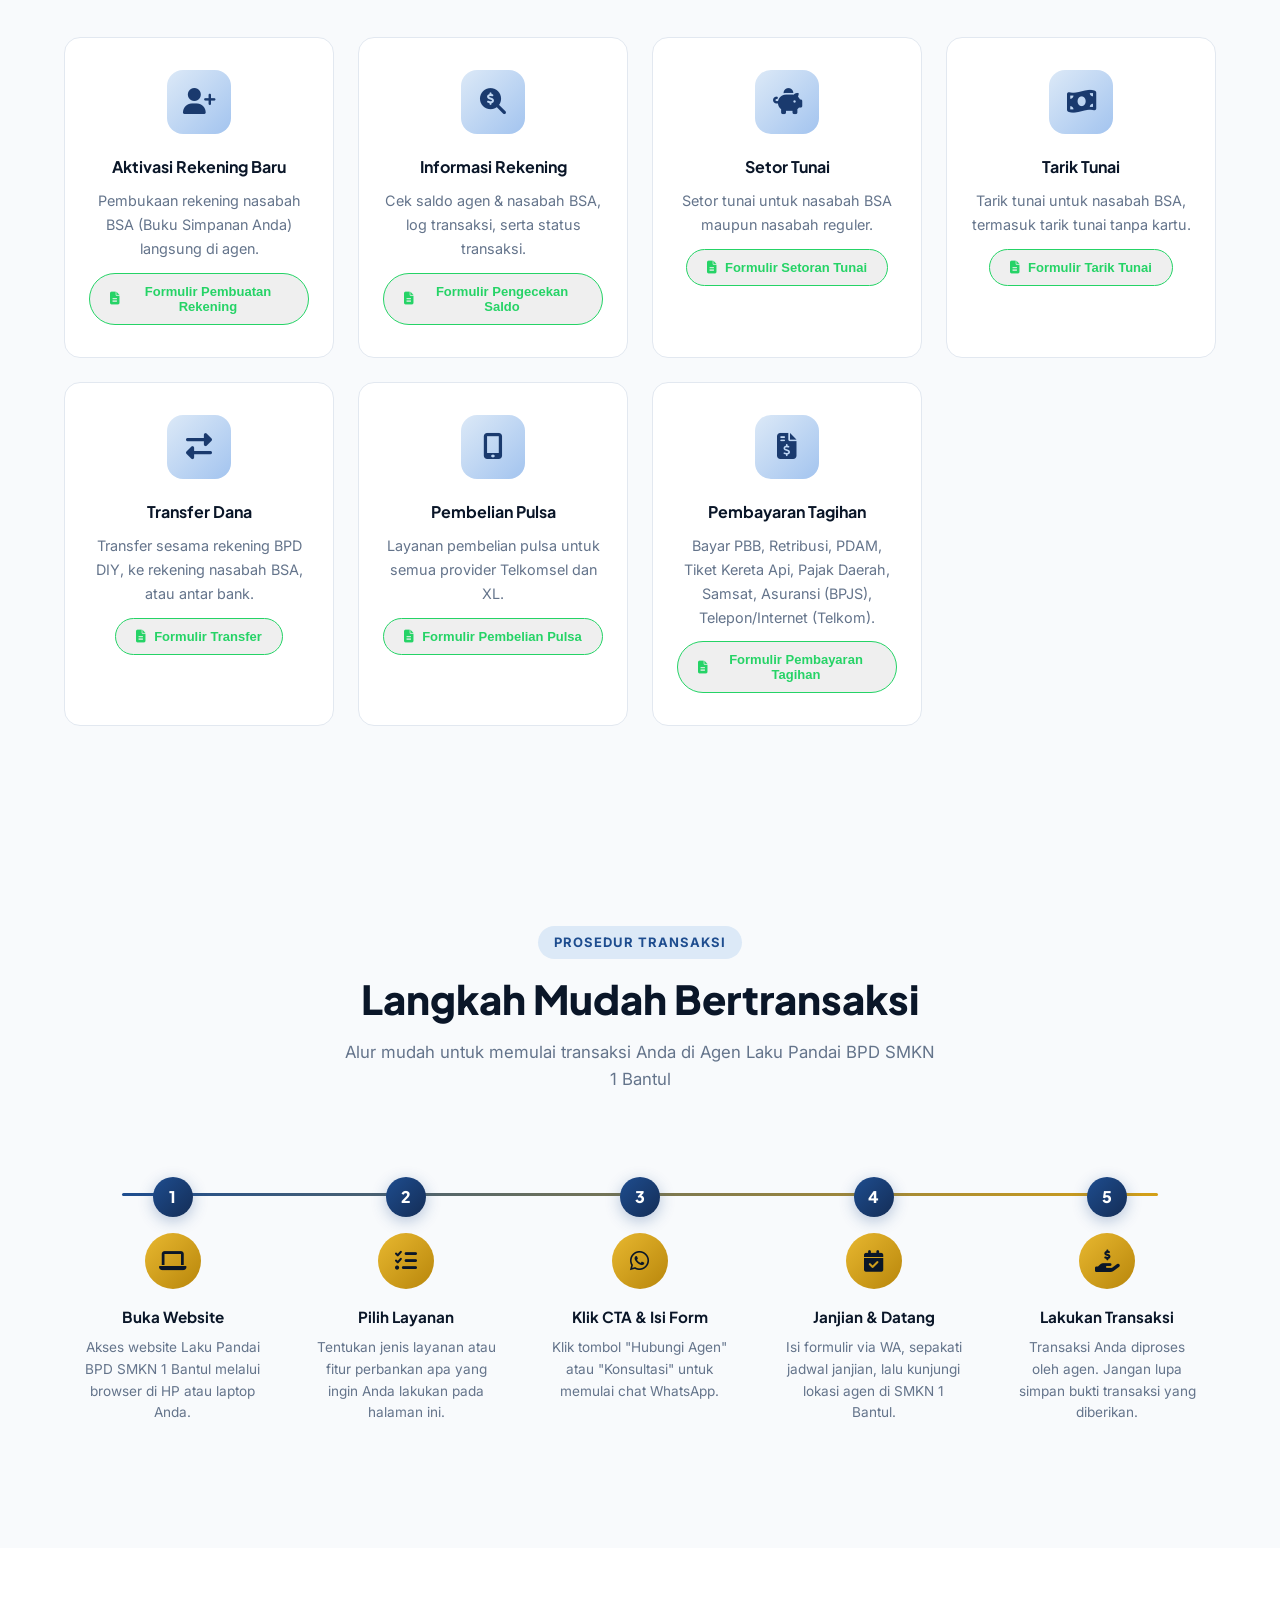
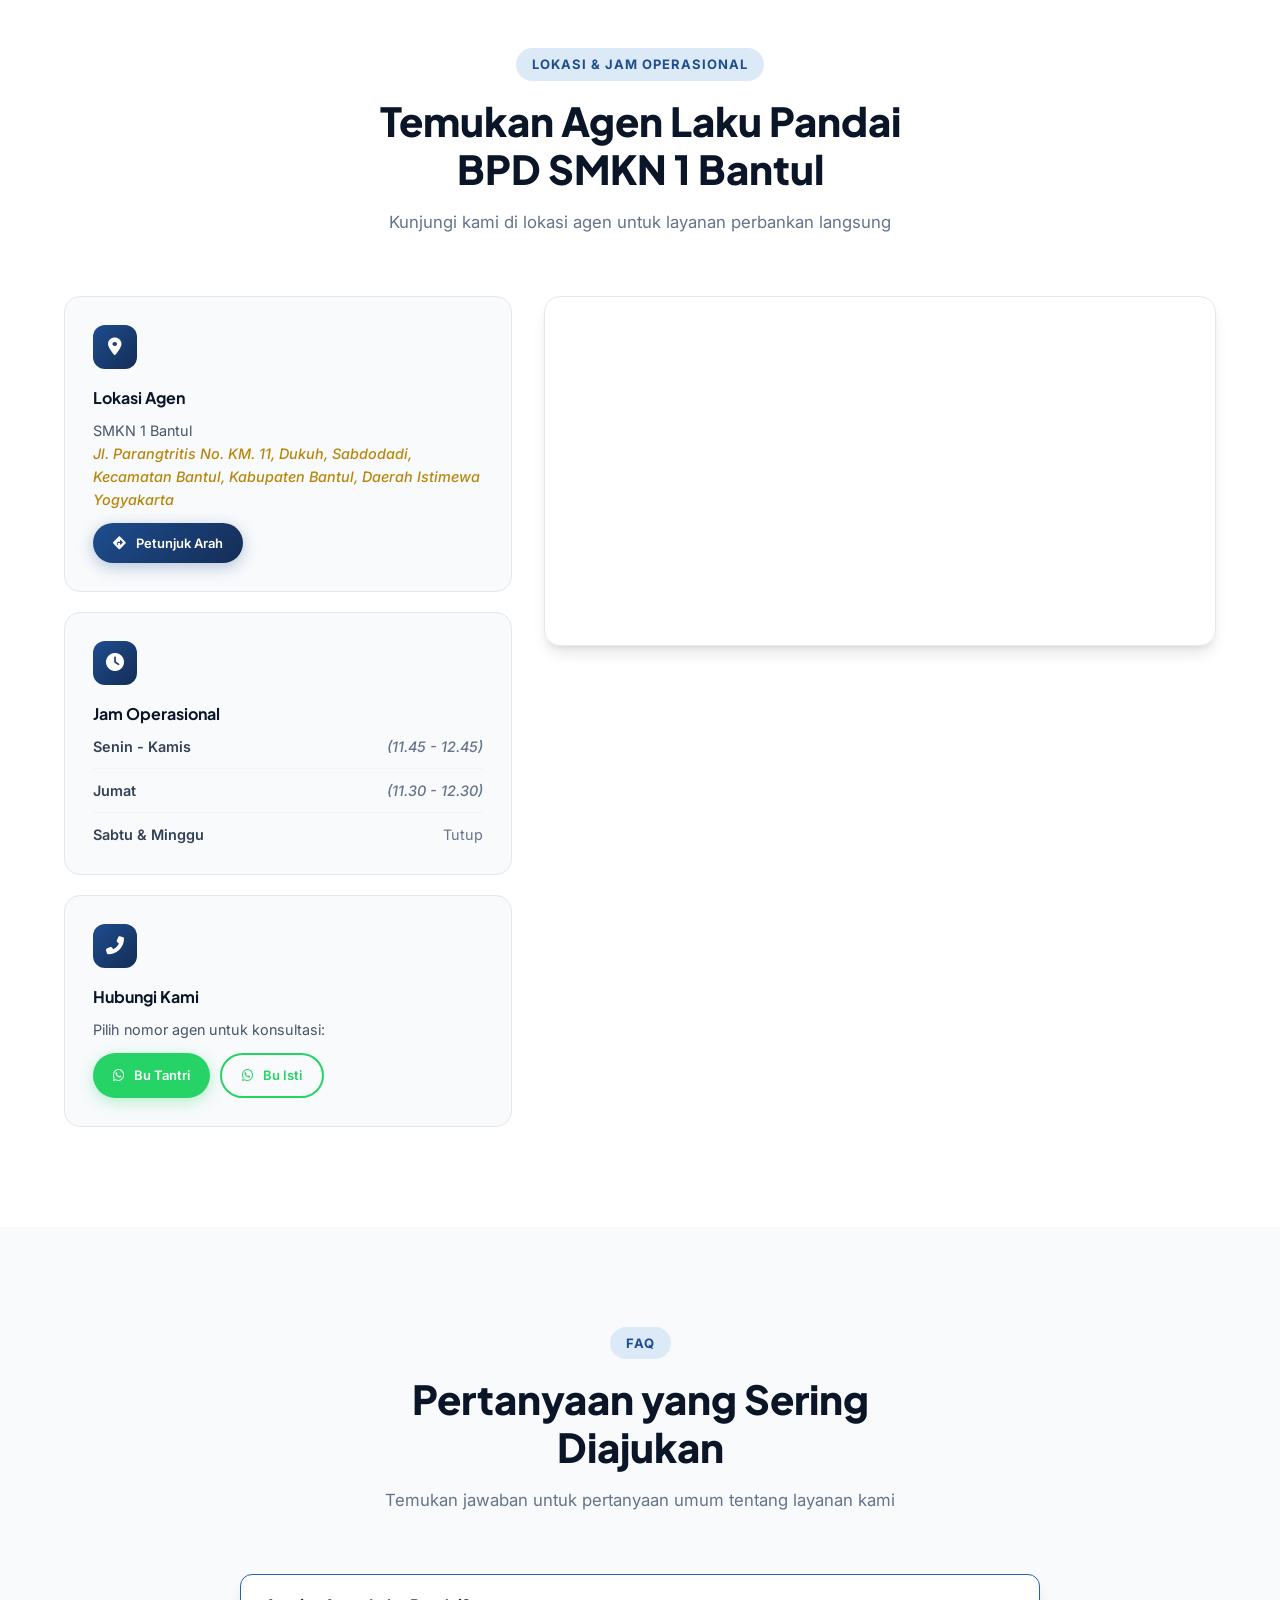
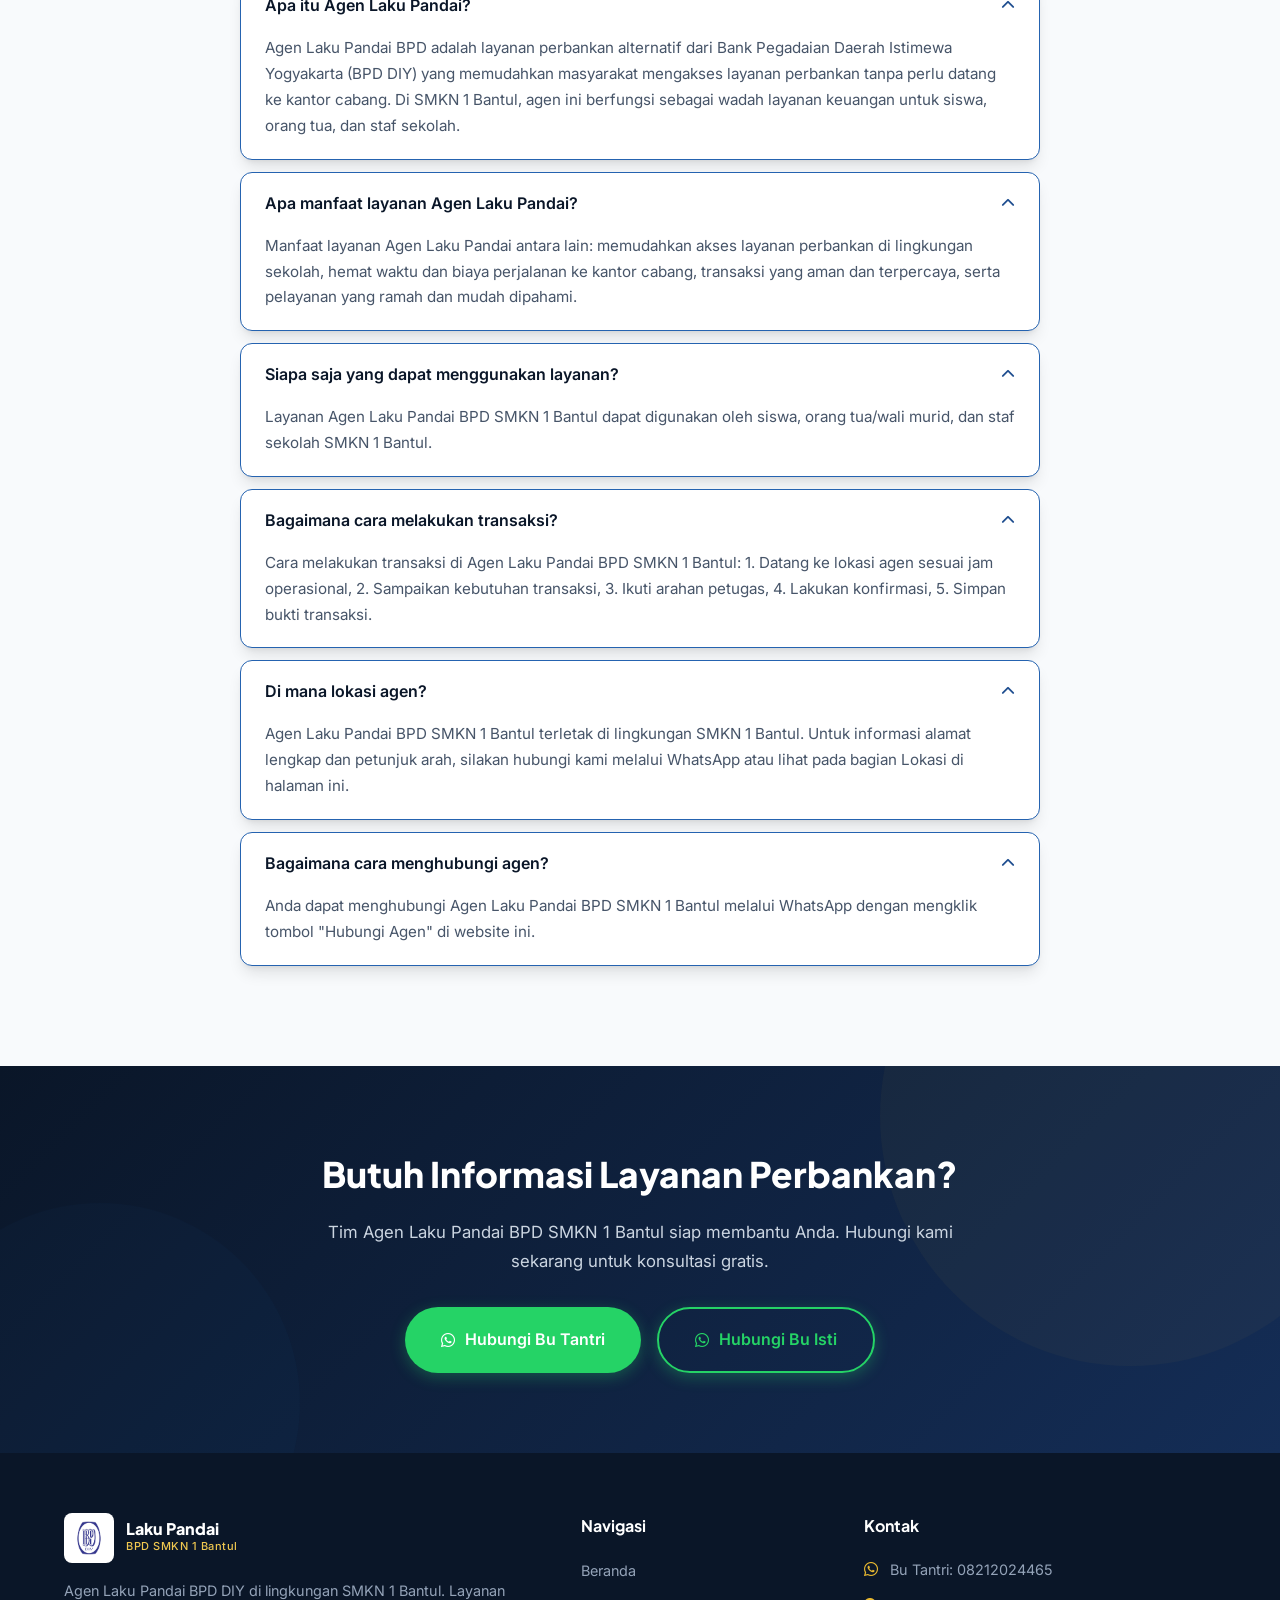
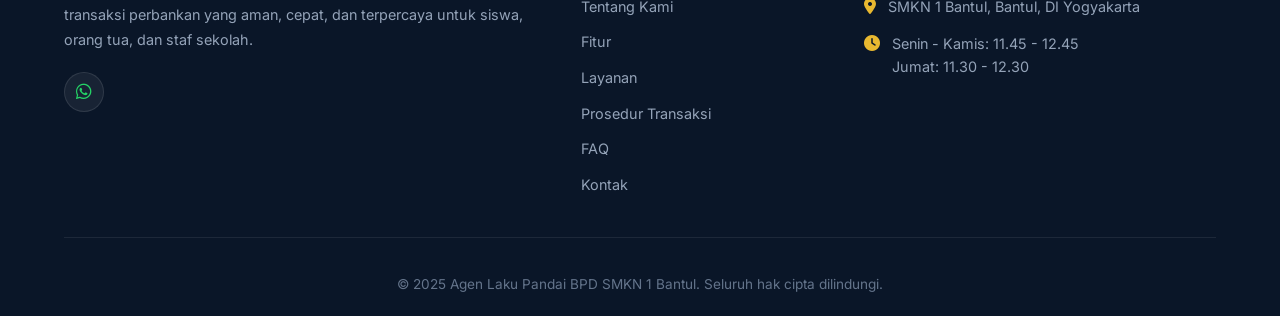
<file: P5/index.html>
<!DOCTYPE html>
<html lang="id">
<head>
    <meta charset="UTF-8">
    <meta name="viewport" content="width=device-width, initial-scale=1.0">
    <title>Laku Pandai BPD SMKN 1 Bantul - Solusi Transaksi Perbankan Mudah</title>
    <meta name="description" content="Agen Laku Pandai BPD SMKN 1 Bantul - Solusi transaksi perbankan mudah di lingkungan sekolah. Melayani siswa, orang tua, dan staf sekolah.">
    
    <!-- FAVICON LOGO BPD -->
    <link rel="icon" type="image/png" href="logo-bpd.png">
    
    <link rel="stylesheet" href="style.css">
    <link rel="preconnect" href="https://fonts.googleapis.com">
    <link rel="preconnect" href="https://fonts.gstatic.com" crossorigin>
    <link href="https://fonts.googleapis.com/css2?family=Inter:wght@300;400;500;600;700;800;900&family=Plus+Jakarta+Sans:wght@400;500;600;700;800&display=swap" rel="stylesheet">
    <link rel="stylesheet" href="https://cdnjs.cloudflare.com/ajax/libs/font-awesome/6.4.0/css/all.min.css">
</head>
<body>
    <!-- Navbar -->
    <nav class="navbar" id="navbar">
        <div class="nav-container">
            <a href="#" class="nav-logo">
                <div class="logo-icon">
                    <img src="logo-bpd.png" alt="Logo BPD DIY">
                </div>
                <div class="logo-text">
                    <span class="logo-main">Laku Pandai</span>
                    <span class="logo-sub">BPD SMKN 1 Bantul</span>
                </div>
            </a>

            <ul class="nav-menu" id="nav-menu">
                <li><a href="#home" class="nav-link" data-id="Beranda" data-en="Home">Beranda</a></li>
                <li><a href="#about" class="nav-link" data-id="Tentang Kami" data-en="About Us">Tentang Kami</a></li>
                <li><a href="#features" class="nav-link" data-id="Fitur" data-en="Features">Fitur</a></li>
                <li><a href="#services" class="nav-link" data-id="Layanan" data-en="Services">Layanan</a></li>
                <li><a href="#procedure" class="nav-link" data-id="Prosedur Transaksi" data-en="Transaction Procedure">Prosedur Transaksi</a></li>
                <li><a href="#faq" class="nav-link" data-id="FAQ" data-en="FAQ">FAQ</a></li>
                <li><a href="#contact" class="nav-link" data-id="Kontak" data-en="Contact">Kontak</a></li>
                
                <!-- TOMBOL BAHASA -->
                <li class="lang-switch" style="margin-left: 10px; display: flex; gap: 5px;">
                    <button onclick="setLanguage('id')" class="btn-lang active" id="btn-id" style="background: none; border: 1px solid var(--gold-400); color: var(--gold-400); padding: 5px 10px; border-radius: 4px; cursor: pointer; font-weight: 600;">ID</button>
                    <button onclick="setLanguage('en')" class="btn-lang" id="btn-en" style="background: none; border: 1px solid var(--gray-500); color: var(--gray-400); padding: 5px 10px; border-radius: 4px; cursor: pointer; font-weight: 600;">EN</button>
                </li>
            </ul>

            <button class="hamburger" id="hamburger" aria-label="Toggle menu">
                <span class="bar"></span>
                <span class="bar"></span>
                <span class="bar"></span>
            </button>
        </div>
    </nav>

    <!-- Hero Section -->
    <section class="hero" id="home">
        <div class="hero-bg-elements">
            <div class="hero-circle hero-circle-1"></div>
            <div class="hero-circle hero-circle-2"></div>
            <div class="hero-circle hero-circle-3"></div>
            <div class="hero-dots"></div>
        </div>
        <div class="hero-container">
            <div class="hero-content">
                <div class="hero-badge" data-id="Agen Laku Pandai BPD" data-en="BPD Smart Agent">
                    <i class="fas fa-shield-halved"></i> Agen Laku Pandai BPD
                </div>
                <h1 class="hero-title">
                    <span data-id="Solusi Transaksi Perbankan" data-en="Banking Transaction Solutions">Solusi Transaksi Perbankan</span>
                    <span class="hero-highlight" data-id="Mudah di Lingkungan Sekolah" data-en="Easy in the School Environment">Mudah di Lingkungan Sekolah</span>
                </h1>
                <p class="hero-subtitle" data-id="Layanan perbankan BPD DIY yang terjangkau dan mudah diakses oleh siswa, orang tua, dan staf SMKN 1 Bantul. Transaksi aman, cepat, dan terpercaya." data-en="Affordable and easily accessible BPD DIY banking services for students, parents, and staff of SMKN 1 Bantul. Safe, fast, and reliable transactions.">
                    Layanan perbankan BPD DIY yang terjangkau dan mudah diakses oleh siswa, orang tua, dan staf SMKN 1 Bantul. Transaksi aman, cepat, dan terpercaya.
                </p>
                <div class="hero-buttons">
                    <a href="#services" class="btn btn-primary" data-id="Lihat Layanan" data-en="View Services">
                        <i class="fas fa-th-large"></i> Lihat Layanan
                    </a>
                </div>
                <div class="hero-stats">
                    <div class="hero-stat">
                        <span class="hero-stat-number">100%</span>
                        <span class="hero-stat-label" data-id="Transaksi Aman" data-en="Safe Transactions">Transaksi Aman</span>
                    </div>
                    <div class="hero-stat-divider"></div>
                    <div class="hero-stat">
                        <span class="hero-stat-number">24/7</span>
                        <span class="hero-stat-label" data-id="Layanan Prima" data-en="Prime Service">Layanan Prima</span>
                    </div>
                    <div class="hero-stat-divider"></div>
                    <div class="hero-stat">
                        <span class="hero-stat-number">BPD</span>
                        <span class="hero-stat-label" data-id="Bank Terpercaya" data-en="Trusted Bank">Bank Terpercaya</span>
                    </div>
                </div>
            </div>
            
            <!-- HERO VISUAL -->
            <div class="hero-visual">
                <div class="hero-illustration">
                    <div class="hero-main-card">
                        <div class="hero-card-icon">
                            <img src="logo-bpd.png" alt="Logo BPD">
                        </div>
                        <div class="hero-card-text">
                            <h3 data-id="Agen Laku Pandai" data-en="Smart Agent">Agen Laku Pandai</h3>
                            <p>BPD SMKN 1 Bantul</p>
                        </div>
                    </div>
                    <div class="floating-card floating-card-1">
                        <i class="fas fa-money-bill-wave"></i> <span data-id="Tarik Tunai" data-en="Cash Withdrawal">Tarik Tunai</span>
                    </div>
                    <div class="floating-card floating-card-2">
                        <i class="fas fa-piggy-bank"></i> <span data-id="Setor Tunai" data-en="Cash Deposit">Setor Tunai</span>
                    </div>
                    <div class="floating-card floating-card-3">
                        <i class="fas fa-exchange-alt"></i><span data-id="Transfer" data-en="Transfer">Transfer</span>
                    </div>
                    <div class="floating-card floating-card-4">
                        <i class="fas fa-file-invoice-dollar"></i> <span data-id="Pembayaran Tagihan" data-en="Bill Payment">Pembayaran Tagihan</span>
                    </div>
                </div>
            </div>
        </div>
        <div class="hero-scroll-indicator">
            <span data-id="Scroll" data-en="Scroll">Scroll</span>
            <div class="scroll-arrow">
                <i class="fas fa-chevron-down"></i>
            </div>
        </div>
    </section>

    <!-- About Section -->
    <section class="about" id="about">
        <div class="container">
            <div class="section-header">
                <span class="section-badge" data-id="Tentang Kami" data-en="About Us">Tentang Kami</span>
                <h2 class="section-title" data-id="Profil Agen Laku Pandai<br>BPD SMKN 1 Bantul" data-en="Profile of BPD Smart Agent<br>SMKN 1 Bantul">Profil Agen Laku Pandai<br>BPD SMKN 1 Bantul</h2>
                <p class="section-subtitle" data-id="Membawa layanan perbankan BPD DIY lebih dekat ke lingkungan sekolah" data-en="Bringing BPD DIY banking services closer to the school environment">Membawa layanan perbankan BPD DIY lebih dekat ke lingkungan sekolah</p>
            </div>
            <div class="about-content">
                <div class="about-card">
                    <div class="about-card-icon">
                        <i class="fas fa-building-columns"></i>
                    </div>
                    <h3 data-id="Apa itu Agen Laku Pandai?" data-en="What is a Smart Agent?">Apa itu Agen Laku Pandai?</h3>
                    <p data-id="Agen Laku Pandai BPD adalah layanan perbankan alternatif yang disediakan oleh Bank Pegadaian Daerah Istimewa Yogyakarta (BPD DIY) untuk menjangkau masyarakat di lokasi yang terjangkau, termasuk lingkungan sekolah." data-en="BPD Smart Agent is an alternative banking service provided by Bank Pegadaian Daerah Istimewa Yogyakarta (BPD DIY) to reach people in affordable locations, including the school environment.">Agen Laku Pandai BPD adalah layanan perbankan alternatif yang disediakan oleh Bank Pegadaian Daerah Istimewa Yogyakarta (BPD DIY) untuk menjangkau masyarakat di lokasi yang terjangkau, termasuk lingkungan sekolah.</p>
                </div>
                <div class="about-card">
                    <div class="about-card-icon">
                        <i class="fas fa-bullseye"></i>
                    </div>
                    <h3 data-id="Tujuan Keberadaan" data-en="Purpose of Existence">Tujuan Keberadaan</h3>
                    <p data-id="Agen ini hadir untuk memudahkan siswa, orang tua, dan staf SMKN 1 Bantul dalam mengakses layanan perbankan tanpa perlu pergi ke kantor cabang." data-en="This agent is here to make it easier for students, parents, and staff of SMKN 1 Bantul to access banking services without having to go to a branch office.">Agen ini hadir untuk memudahkan siswa, orang tua, dan staf SMKN 1 Bantul dalam mengakses layanan perbankan tanpa perlu pergi ke kantor cabang.</p>
                </div>
                <div class="about-card">
                    <div class="about-card-icon">
                        <i class="fas fa-users"></i>
                    </div>
                    <h3 data-id="Manfaat untuk Pengguna" data-en="Benefits for Users">Manfaat untuk Pengguna</h3>
                    <p data-id="Bagi siswa, agen ini memudahkan manajemen tabungan dan transaksi keuangan. Orang tua dapat melakukan pembayaran dan transfer dengan lebih mudah." data-en="For students, this agent makes savings management and financial transactions easier. Parents can make payments and transfers more easily.">Bagi siswa, agen ini memudahkan manajemen tabungan dan transaksi keuangan. Orang tua dapat melakukan pembayaran dan transfer dengan lebih mudah.</p>
                </div>
            </div>
        </div>
    </section>

    <!-- Fitur Layanan Section -->
    <section class="features" id="features">
        <div class="container">
            <div class="section-header">
                <span class="section-badge" data-id="Fitur Layanan" data-en="Service Features">Fitur Layanan</span>
                <h2 class="section-title" data-id="Apa Saja yang Bisa<br>Dilakukan di Agen Kami?" data-en="What Can Be Done<br>at Our Agent?">Apa Saja yang Bisa<br>Dilakukan di Agen Kami?</h2>
                <p class="section-subtitle" data-id="Berbagai kemudahan transaksi perbankan BPD DIY dalam satu genggaman" data-en="Various BPD DIY banking transaction conveniences in one hand">Berbagai kemudahan transaksi perbankan BPD DIY dalam satu genggaman</p>
            </div>
            
            <div class="features-grid">
                <div class="feature-card">
                    <div class="feature-icon"><i class="fas fa-user-plus"></i></div>
                    <h3 data-id="Aktivasi Rekening Baru" data-en="New Account Activation">Aktivasi Rekening Baru</h3>
                    <p data-id="Pembukaan rekening nasabah BSA (Buku Simpanan Anda) langsung di agen." data-en="Opening a BSA customer account directly at the agent.">Pembukaan rekening nasabah BSA (Buku Simpanan Anda) langsung di agen.</p>
                </div>
                <div class="feature-card">
                    <div class="feature-icon"><i class="fas fa-search-dollar"></i></div>
                    <h3 data-id="Informasi Rekening" data-en="Account Information">Informasi Rekening</h3>
                    <p data-id="Cek saldo agen & nasabah BSA, log transaksi, serta status transaksi." data-en="Check agent & BSA customer balances, transaction logs, and transaction status.">Cek saldo agen & nasabah BSA, log transaksi, serta status transaksi.</p>
                </div>
                <div class="feature-card">
                    <div class="feature-icon"><i class="fas fa-piggy-bank"></i></div>
                    <h3 data-id="Setor Tunai" data-en="Cash Deposit">Setor Tunai</h3>
                    <p data-id="Setor tunai untuk nasabah BSA maupun nasabah reguler." data-en="Cash deposit for BSA customers and regular customers.">Setor tunai untuk nasabah BSA maupun nasabah reguler.</p>
                </div>
                <div class="feature-card">
                    <div class="feature-icon"><i class="fas fa-money-bill-wave"></i></div>
                    <h3 data-id="Tarik Tunai" data-en="Cash Withdrawal">Tarik Tunai</h3>
                    <p data-id="Tarik tunai untuk nasabah BSA, termasuk tarik tunai tanpa kartu." data-en="Cash withdrawal for BSA customers, including cardless cash withdrawal.">Tarik tunai untuk nasabah BSA, termasuk tarik tunai tanpa kartu.</p>
                </div>
                <div class="feature-card">
                    <div class="feature-icon"><i class="fas fa-exchange-alt"></i></div>
                    <h3 data-id="Transfer Dana" data-en="Fund Transfer">Transfer Dana</h3>
                    <p data-id="Transfer sesama rekening BPD DIY, ke rekening nasabah BSA, atau antar bank." data-en="Transfer between BPD DIY accounts, to BSA customer accounts, or between banks.">Transfer sesama rekening BPD DIY, ke rekening nasabah BSA, atau antar bank.</p>
                </div>
                <div class="feature-card">
                    <div class="feature-icon"><i class="fas fa-mobile-alt"></i></div>
                    <h3 data-id="Pembelian Pulsa" data-en="Pulsa Purchase">Pembelian Pulsa</h3>
                    <p data-id="Layanan pembelian pulsa untuk semua provider Telkomsel dan XL." data-en="Pulsa purchase service for all Telkomsel and XL providers.">Layanan pembelian pulsa untuk semua provider Telkomsel dan XL.</p>
                </div>
                <div class="feature-card">
                    <div class="feature-icon"><i class="fas fa-file-invoice-dollar"></i></div>
                    <h3 data-id="Pembayaran Tagihan" data-en="Bill Payment">Pembayaran Tagihan</h3>
                    <p data-id="Bayar PBB, Retribusi, PDAM, Tiket Kereta Api, Pajak Daerah, Samsat, Asuransi (BPJS), Telepon/Internet (Telkom)." data-en="Pay property tax, retribution, water bill, train tickets, regional tax, Samsat, insurance (BPJS), telephone/internet (Telkom).">Bayar PBB, Retribusi, PDAM, Tiket Kereta Api, Pajak Daerah, Samsat, Asuransi (BPJS), Telepon/Internet (Telkom).</p>
                </div>
            </div>
        </div>
    </section>

    <!-- Services Section -->
    <section class="services" id="services">
        <div class="container">
            <div class="section-header">
                <span class="section-badge" data-id="Layanan Kami" data-en="Our Services">Layanan Kami</span>
                <h2 class="section-title" data-id="Layanan Agen Laku Pandai<br>BPD SMKN 1 Bantul" data-en="BPD Smart Agent Services<br>SMKN 1 Bantul">Layanan Agen Laku Pandai<br>BPD SMKN 1 Bantul</h2>
                <p class="section-subtitle" data-id="Pilih layanan di bawah ini untuk memproses transaksi Anda" data-en="Choose a service below to process your transaction">Pilih layanan di bawah ini untuk memproses transaksi Anda</p>
            </div>
            <div class="services-grid">
                <!-- Layanan 1: Aktivasi Rekening Baru -->
                <div class="service-card">
                    <div class="service-icon">
                        <i class="fas fa-user-plus"></i>
                    </div>
                    <h3 data-id="Aktivasi Rekening Baru" data-en="New Account Activation">Aktivasi Rekening Baru</h3>
                    <p data-id="Pembukaan rekening nasabah BSA (Buku Simpanan Anda) langsung di agen." data-en="Opening a BSA customer account directly at the agent.">Pembukaan rekening nasabah BSA (Buku Simpanan Anda) langsung di agen.</p>
                    <div style="display: flex; gap: 8px; justify-content: center; margin-top: 12px;">
                        <button onclick="bukaFormulir('Aktivasi Rekening Baru', 'Bu Tantri')" class="btn-service" style="margin-top: 0;">
                            <i class="fas fa-file-alt"></i> 
                            <span data-id="Formulir Pembuatan Rekening" data-en="Account Opening Form">Formulir Pembuatan Rekening</span>
                        </button>
                    </div>
                </div>

                <!-- Layanan 2: Informasi Rekening -->
                <div class="service-card">
                    <div class="service-icon">
                        <i class="fas fa-search-dollar"></i>
                    </div>
                    <h3 data-id="Informasi Rekening" data-en="Account Information">Informasi Rekening</h3>
                    <p data-id="Cek saldo agen & nasabah BSA, log transaksi, serta status transaksi." data-en="Check agent & BSA customer balances, transaction logs, and transaction status.">Cek saldo agen & nasabah BSA, log transaksi, serta status transaksi.</p>
                    <div style="display: flex; gap: 8px; justify-content: center; margin-top: 12px;">
                        <button onclick="bukaFormulir('Cek Saldo', 'Bu Tantri')" class="btn-service" style="margin-top: 0;">
                            <i class="fas fa-file-alt"></i> 
                            <span data-id="Formulir Pengecekan Saldo" data-en="Balance Check Form">Formulir Pengecekan Saldo</span>
                        </button>
                    </div>
                </div>

                <!-- Layanan 3: Setor Tunai -->
                <div class="service-card">
                    <div class="service-icon">
                        <i class="fas fa-piggy-bank"></i>
                    </div>
                    <h3 data-id="Setor Tunai" data-en="Cash Deposit">Setor Tunai</h3>
                    <p data-id="Setor tunai untuk nasabah BSA maupun nasabah reguler." data-en="Cash deposit for BSA customers and regular customers.">Setor tunai untuk nasabah BSA maupun nasabah reguler.</p>
                    <div style="display: flex; gap: 8px; justify-content: center; margin-top: 12px;">
                        <button onclick="bukaFormulir('Setoran Tunai', 'Bu Tantri')" class="btn-service" style="margin-top: 0;">
                            <i class="fas fa-file-alt"></i> 
                            <span data-id="Formulir Setoran Tunai" data-en="Cash Deposit Form">Formulir Setoran Tunai</span>
                        </button>
                    </div>
                </div>

                <!-- Layanan 4: Tarik Tunai -->
                <div class="service-card">
                    <div class="service-icon">
                        <i class="fas fa-money-bill-wave"></i>
                    </div>
                    <h3 data-id="Tarik Tunai" data-en="Cash Withdrawal">Tarik Tunai</h3>
                    <p data-id="Tarik tunai untuk nasabah BSA, termasuk tarik tunai tanpa kartu." data-en="Cash withdrawal for BSA customers, including cardless cash withdrawal.">Tarik tunai untuk nasabah BSA, termasuk tarik tunai tanpa kartu.</p>
                    <div style="display: flex; gap: 8px; justify-content: center; margin-top: 12px;">
                        <button onclick="bukaFormulir('Tarik Tunai', 'Bu Tantri')" class="btn-service" style="margin-top: 0;">
                            <i class="fas fa-file-alt"></i> 
                            <span data-id="Formulir Tarik Tunai" data-en="Cash Withdrawal Form">Formulir Tarik Tunai</span>
                        </button>
                    </div>
                </div>

                <!-- Layanan 5: Transfer Dana -->
                <div class="service-card">
                    <div class="service-icon">
                        <i class="fas fa-exchange-alt"></i>
                    </div>
                    <h3 data-id="Transfer Dana" data-en="Fund Transfer">Transfer Dana</h3>
                    <p data-id="Transfer sesama rekening BPD DIY, ke rekening nasabah BSA, atau antar bank." data-en="Transfer between BPD DIY accounts, to BSA customer accounts, or between banks.">Transfer sesama rekening BPD DIY, ke rekening nasabah BSA, atau antar bank.</p>
                    <div style="display: flex; gap: 8px; justify-content: center; margin-top: 12px;">
                        <button onclick="bukaFormulir('Transfer', 'Bu Tantri')" class="btn-service" style="margin-top: 0;">
                            <i class="fas fa-file-alt"></i> 
                            <span data-id="Formulir Transfer" data-en="Fund Transfer Form">Formulir Transfer</span>
                        </button>
                    </div>
                </div>

                <!-- Layanan 6: Pembelian Pulsa -->
                <div class="service-card">
                    <div class="service-icon">
                        <i class="fas fa-mobile-alt"></i>
                    </div>
                    <h3 data-id="Pembelian Pulsa" data-en="Pulsa Purchase">Pembelian Pulsa</h3>
                    <p data-id="Layanan pembelian pulsa untuk semua provider Telkomsel dan XL." data-en="Pulsa purchase service for all Telkomsel and XL providers.">Layanan pembelian pulsa untuk semua provider Telkomsel dan XL.</p>
                    <div style="display: flex; gap: 8px; justify-content: center; margin-top: 12px;">
                        <button onclick="bukaFormulir('Pembelian', 'Bu Tantri')" class="btn-service" style="margin-top: 0;">
                            <i class="fas fa-file-alt"></i> 
                            <span data-id="Formulir Pembelian Pulsa" data-en="Pulsa Purchase Form">Formulir Pembelian Pulsa</span>
                        </button>
                    </div>
                </div>

                <!-- Layanan 7: Pembayaran Tagihan -->
                <div class="service-card">
                    <div class="service-icon">
                        <i class="fas fa-file-invoice-dollar"></i>
                    </div>
                    <h3 data-id="Pembayaran Tagihan" data-en="Bill Payment">Pembayaran Tagihan</h3>
                    <p data-id="Bayar PBB, Retribusi, PDAM, Tiket Kereta Api, Pajak Daerah, Samsat, Asuransi (BPJS), Telepon/Internet (Telkom)." data-en="Pay property tax, retribution, water bill, train tickets, regional tax, Samsat, insurance (BPJS), telephone/internet (Telkom).">Bayar PBB, Retribusi, PDAM, Tiket Kereta Api, Pajak Daerah, Samsat, Asuransi (BPJS), Telepon/Internet (Telkom).</p>
                    <div style="display: flex; gap: 8px; justify-content: center; margin-top: 12px;">
                        <button onclick="bukaFormulir('Pembayaran', 'Bu Tantri')" class="btn-service" style="margin-top: 0;">
                            <i class="fas fa-file-alt"></i> 
                            <span data-id="Formulir Pembayaran Tagihan" data-en="Bill Payment Form">Formulir Pembayaran Tagihan</span>
                        </button>
                    </div>
                </div>
            </div>
        </div>
    </section>

    <!-- ========================================================= -->
    <!-- FORMULIR TRANSAKSI -->
    <!-- ========================================================= -->
    <section class="form-section" id="formSection" style="display: none;">
        <div class="form-container">
            <button class="close-btn" onclick="tutupFormulir()">X</button>
            
            <div class="form-header">
                <h1 id="judulFormulir">Formulir Transaksi</h1>
                <h2>Laku Pandai BPD DIY – SMK N 1 Bantul</h2>
                <p id="petugasInfo" class="petugas-info"></p>
            </div>

            <!-- A. DATA NASABAH -->
            <div class="section-title-form">A. DATA NASABAH</div>
            <div class="form-group">
                <label>Nama Nasabah</label><div class="separator">:</div>
                <input type="text" id="inputNama" placeholder="Masukkan nama lengkap">
            </div>
            
            <div class="form-group">
                <label>No. HP / E-Wallet (Dana/OVO)</label><div class="separator">:</div>
                <input type="text" id="inputRekening" placeholder="Contoh: 089529404114 (Dana)">
            </div>
            
            <div class="form-group">
                <label>NIK / NIS</label><div class="separator">:</div>
                <input type="text" id="inputNIK" placeholder="Masukkan NIK atau NIS siswa">
            </div>
            
            <div class="form-group">
                <label>Nomor HP Aktif</label><div class="separator">:</div>
                <input type="text" id="inputHP" placeholder="Masukkan nomor HP yang bisa dihubungi">
            </div>
            <div class="form-group">
                <label>Tanggal Transaksi</label><div class="separator">:</div>
                <input type="date" id="tanggal">
            </div>

            <!-- B. JENIS TRANSAKSI -->
            <div class="section-title-form">B. JENIS TRANSAKSI</div>
            <p style="margin: 0 0 10px 20px; font-size: 14px; color: var(--gray-500);">Beri tanda centang (✓) pada jenis transaksi:</p>
            <div class="checkbox-grid" id="jenis-transaksi">
                <label class="checkbox-item"><input type="checkbox" name="jenis" value="Aktivasi Rekening Baru" id="cb-aktivasi"> Aktivasi Rekening Baru</label>
                <label class="checkbox-item"><input type="checkbox" name="jenis" value="Cek Saldo" id="cb-ceksaldo"> Cek Saldo / Info</label>
                <label class="checkbox-item"><input type="checkbox" name="jenis" value="Setoran Tunai" id="cb-setoran"> Setoran Tunai</label>
                <label class="checkbox-item"><input type="checkbox" name="jenis" value="Tarik Tunai" id="cb-tarik"> Tarik Tunai</label>
                <label class="checkbox-item"><input type="checkbox" name="jenis" value="Transfer" id="cb-transfer"> Transfer Dana</label>
                <label class="checkbox-item"><input type="checkbox" name="jenis" value="Pembayaran" id="cb-pembayaran"> Pembayaran</label>
                <label class="checkbox-item"><input type="checkbox" name="jenis" value="Pembelian" id="cb-pembelian"> Pembelian</label>
            </div>

            <!-- C. DETAIL TRANSAKSI -->
            <div class="section-title-form">C. DETAIL TRANSAKSI</div>
            <div class="form-group">
                <label>Nominal Transaksi</label><div class="separator">:</div>
                <div style="display:flex; align-items:center; flex-grow:1; border-bottom: 1px solid var(--gray-300);">
                    <span style="padding-right: 5px; font-weight: bold; color:var(--gray-600);">Rp</span>
                    <input type="text" id="inputNominal" style="border-bottom:none;" placeholder="0">
                </div>
            </div>
            
            <div class="form-group">
                <label>Bank / E-Wallet Tujuan</label><div class="separator">:</div>
                <input type="text" id="inputBank" placeholder="Contoh: BPD DIY, BCA, Dana, OVO, dll">
            </div>
            
            <div class="form-group">
                <label>No. Rekening / No. HP Tujuan</label><div class="separator">:</div>
                <input type="text" id="inputRekTujuan" placeholder="Masukkan nomor tujuan">
            </div>
            <div class="form-group">
                <label>Nama Penerima</label><div class="separator">:</div>
                <input type="text" id="inputPenerima" placeholder="Masukkan nama penerima">
            </div>
            <div class="textarea-group">
                <label>Keterangan :</label>
                <textarea id="inputKeterangan" placeholder="Tambahkan catatan tambahan jika diperlukan..."></textarea>
            </div>

            <!-- D. KONFIRMASI TRANSAKSI -->
            <div class="section-title-form">D. KONFIRMASI TRANSAKSI</div>
            <div style="display: flex; align-items: flex-start; margin-bottom: 20px;">
                <label style="width: 220px; font-weight: 600; color: var(--gray-700); font-size: 14px; padding-top: 5px;">Status Transaksi:</label>
                <div class="status-group" style="padding-left: 0; margin: 0;">
                    <label class="checkbox-item"><input type="checkbox" name="status" value="Berhasil"> Berhasil</label>
                    <label class="checkbox-item"><input type="checkbox" name="status" value="Gagal"> Gagal</label>
                    <label class="checkbox-item"><input type="checkbox" name="status" value="Pending"> Pending</label>
                </div>
            </div>
            <div class="form-group">
                <label>Nomor Referensi</label><div class="separator">:</div>
                <input type="text" id="inputReferensi" placeholder="Diisi oleh petugas agen">
            </div>

            <!-- Tombol Aksi -->
            <div class="action-buttons">
                <button class="btn btn-print" onclick="window.print()">Cetak Formulir</button>
                <button class="btn btn-wa-submit" onclick="kirimKeWhatsApp()">
                    <i class="fab fa-whatsapp"></i> Kirim ke WhatsApp
                </button>
            </div>
        </div>
    </section>

    <!-- Procedure Section -->
    <section class="procedure" id="procedure">
        <div class="container">
            <div class="section-header">
                <span class="section-badge" data-id="Prosedur Transaksi" data-en="Transaction Procedure">Prosedur Transaksi</span>
                <h2 class="section-title" data-id="Langkah Mudah Bertransaksi" data-en="Easy Steps to Transact">Langkah Mudah Bertransaksi</h2>
                <p class="section-subtitle" data-id="Alur mudah untuk memulai transaksi Anda di Agen Laku Pandai BPD SMKN 1 Bantul" data-en="An easy flow to start your transaction at the BPD Smart Agent SMKN 1 Bantul">Alur mudah untuk memulai transaksi Anda di Agen Laku Pandai BPD SMKN 1 Bantul</p>
            </div>
            <div class="procedure-timeline">
                <div class="timeline-line"></div>
                <div class="step-card">
                    <div class="step-number">1</div>
                    <div class="step-icon"><i class="fas fa-laptop"></i></div>
                    <h3 data-id="Buka Website" data-en="Open Website">Buka Website</h3>
                    <p data-id="Akses website Laku Pandai BPD SMKN 1 Bantul melalui browser di HP atau laptop Anda." data-en="Access the Laku Pandai BPD SMKN 1 Bantul website via a browser on your phone or laptop.">Akses website Laku Pandai BPD SMKN 1 Bantul melalui browser di HP atau laptop Anda.</p>
                </div>
                <div class="step-card">
                    <div class="step-number">2</div>
                    <div class="step-icon"><i class="fas fa-list-check"></i></div>
                    <h3 data-id="Pilih Layanan" data-en="Choose Service">Pilih Layanan</h3>
                    <p data-id="Tentukan jenis layanan atau fitur perbankan apa yang ingin Anda lakukan pada halaman ini." data-en="Determine the type of banking service or feature you want to do on this page.">Tentukan jenis layanan atau fitur perbankan apa yang ingin Anda lakukan pada halaman ini.</p>
                </div>
                <div class="step-card">
                    <div class="step-number">3</div>
                    <div class="step-icon"><i class="fab fa-whatsapp"></i></div>
                    <h3 data-id="Klik CTA & Isi Form" data-en="Click CTA & Fill Form">Klik CTA & Isi Form</h3>
                    <p data-id="Klik tombol 'Hubungi Agen' atau 'Konsultasi' untuk memulai chat WhatsApp." data-en="Click the 'Contact Agent' or 'Consultation' button to start a WhatsApp chat.">Klik tombol "Hubungi Agen" atau "Konsultasi" untuk memulai chat WhatsApp.</p>
                </div>
                <div class="step-card">
                    <div class="step-number">4</div>
                    <div class="step-icon"><i class="fas fa-calendar-check"></i></div>
                    <h3 data-id="Janjian & Datang" data-en="Appointment & Come">Janjian & Datang</h3>
                    <p data-id="Isi formulir via WA, sepakati jadwal janjian, lalu kunjungi lokasi agen di SMKN 1 Bantul." data-en="Fill out the form via WA, agree on an appointment schedule, then visit the agent location at SMKN 1 Bantul.">Isi formulir via WA, sepakati jadwal janjian, lalu kunjungi lokasi agen di SMKN 1 Bantul.</p>
                </div>
                <div class="step-card">
                    <div class="step-number">5</div>
                    <div class="step-icon"><i class="fas fa-hand-holding-dollar"></i></div>
                    <h3 data-id="Lakukan Transaksi" data-en="Make a Transaction">Lakukan Transaksi</h3>
                    <p data-id="Transaksi Anda diproses oleh agen. Jangan lupa simpan bukti transaksi yang diberikan." data-en="Your transaction is processed by the agent. Don't forget to save the transaction receipt provided.">Transaksi Anda diproses oleh agen. Jangan lupa simpan bukti transaksi yang diberikan.</p>
                </div>
            </div>
        </div>
    </section>

    <!-- Location & Hours Section -->
    <section class="location" id="contact">
        <div class="container">
            <div class="section-header">
                <span class="section-badge" data-id="Lokasi & Jam Operasional" data-en="Location & Operating Hours">Lokasi & Jam Operasional</span>
                <h2 class="section-title" data-id="Temukan Agen Laku Pandai<br>BPD SMKN 1 Bantul" data-en="Find the BPD Smart Agent<br>SMKN 1 Bantul">Temukan Agen Laku Pandai<br>BPD SMKN 1 Bantul</h2>
                <p class="section-subtitle" data-id="Kunjungi kami di lokasi agen untuk layanan perbankan langsung" data-en="Visit us at the agent location for direct banking services">Kunjungi kami di lokasi agen untuk layanan perbankan langsung</p>
            </div>
            <div class="location-content">
                <div class="location-info">
                    <div class="info-card">
                        <div class="info-icon"><i class="fas fa-map-marker-alt"></i></div>
                        <h3 data-id="Lokasi Agen" data-en="Agent Location">Lokasi Agen</h3>
                        <p>SMKN 1 Bantul<br><span class="placeholder-text">Jl. Parangtritis No. KM. 11, Dukuh, Sabdodadi, Kecamatan Bantul, Kabupaten Bantul, Daerah Istimewa Yogyakarta</span></p>
                        <a href="https://maps.google.com/?q=SMKN+1+Bantul" class="btn btn-primary btn-sm" target="_blank" rel="noopener"><i class="fas fa-directions"></i> <span data-id="Petunjuk Arah" data-en="Directions">Petunjuk Arah</span></a>
                    </div>
                    <div class="info-card">
                        <div class="info-icon"><i class="fas fa-clock"></i></div>
                        <h3 data-id="Jam Operasional" data-en="Operating Hours">Jam Operasional</h3>
                        <div class="hours-list">
                            <div class="hours-item"><span data-id="Senin - Kamis" data-en="Monday - Thursday">Senin - Kamis</span><span class="placeholder-text">(11.45 - 12.45)</span></div>
                            <div class="hours-item"><span data-id="Jumat" data-en="Friday">Jumat</span><span class="placeholder-text">(11.30 - 12.30)</span></div>
                            <div class="hours-item"><span data-id="Sabtu & Minggu" data-en="Saturday & Sunday">Sabtu & Minggu</span><span data-id="Tutup" data-en="Closed">Tutup</span></div>
                        </div>
                    </div>
                    <div class="info-card info-card-contact">
                        <div class="info-icon"><i class="fas fa-phone-alt"></i></div>
                        <h3 data-id="Hubungi Kami" data-en="Contact Us">Hubungi Kami</h3>
                        <p style="margin-bottom: 12px; font-size: 0.9rem; color: var(--gray-600);" data-id="Pilih nomor agen untuk konsultasi:" data-en="Choose an agent number for consultation:">Pilih nomor agen untuk konsultasi:</p>
                        <div style="display: flex; gap: 10px; flex-wrap: wrap;">
                            <a href="https://wa.me/628212024465?text=Halo%20Bu%20Tantri%20Laku%20Pandai" class="btn btn-whatsapp btn-sm" target="_blank" rel="noopener">
                                <i class="fab fa-whatsapp"></i> Bu Tantri
                            </a>
                            <a href="https://wa.me/6281802766019?text=Halo%20Bu%20Isti%20Laku%20Pandai" class="btn btn-whatsapp-outline btn-sm" target="_blank" rel="noopener">
                                <i class="fab fa-whatsapp"></i> Bu Isti
                            </a>
                        </div>
                    </div>
                </div>
                
                <div class="location-map">
                    <div class="map-container">
                        <iframe src="https://maps.google.com/maps?q=SMK%20Negeri%201%20Bantul&t=&z=16&ie=UTF8&iwloc=&output=embed" width="100%" height="450" style="border:0;" allowfullscreen="" loading="lazy"></iframe>
                    </div>
                </div>
            </div>
        </div>
    </section>

    <!-- FAQ Section -->
    <section class="faq" id="faq">
        <div class="container">
            <div class="section-header">
                <span class="section-badge" data-id="FAQ" data-en="FAQ">FAQ</span>
                <h2 class="section-title" data-id="Pertanyaan yang Sering<br>Diajukan" data-en="Frequently Asked<br>Questions">Pertanyaan yang Sering<br>Diajukan</h2>
                <p class="section-subtitle" data-id="Temukan jawaban untuk pertanyaan umum tentang layanan kami" data-en="Find answers to common questions about our services">Temukan jawaban untuk pertanyaan umum tentang layanan kami</p>
            </div>
            <div class="faq-list">
                <div class="faq-item">
                    <button class="faq-question"><span data-id="Apa itu Agen Laku Pandai?" data-en="What is a Smart Agent?">Apa itu Agen Laku Pandai?</span><i class="fas fa-chevron-down"></i></button>
                    <div class="faq-answer"><p data-id="Agen Laku Pandai BPD adalah layanan perbankan alternatif dari Bank Pegadaian Daerah Istimewa Yogyakarta (BPD DIY) yang memudahkan masyarakat mengakses layanan perbankan tanpa perlu datang ke kantor cabang. Di SMKN 1 Bantul, agen ini berfungsi sebagai wadah layanan keuangan untuk siswa, orang tua, dan staf sekolah." data-en="BPD Smart Agent is an alternative banking service from Bank Pegadaian Daerah Istimewa Yogyakarta (BPD DIY) that makes it easier for people to access banking services without having to come to a branch office. At SMKN 1 Bantul, this agent functions as a financial service platform for students, parents, and school staff.">Agen Laku Pandai BPD adalah layanan perbankan alternatif dari Bank Pegadaian Daerah Istimewa Yogyakarta (BPD DIY) yang memudahkan masyarakat mengakses layanan perbankan tanpa perlu datang ke kantor cabang. Di SMKN 1 Bantul, agen ini berfungsi sebagai wadah layanan keuangan untuk siswa, orang tua, dan staf sekolah.</p></div>
                </div>
                <div class="faq-item">
                    <button class="faq-question"><span data-id="Apa manfaat layanan Agen Laku Pandai?" data-en="What are the benefits of Smart Agent services?">Apa manfaat layanan Agen Laku Pandai?</span><i class="fas fa-chevron-down"></i></button>
                    <div class="faq-answer"><p data-id="Manfaat layanan Agen Laku Pandai antara lain: memudahkan akses layanan perbankan di lingkungan sekolah, hemat waktu dan biaya perjalanan ke kantor cabang, transaksi yang aman dan terpercaya, serta pelayanan yang ramah dan mudah dipahami." data-en="The benefits of Smart Agent services include: easier access to banking services in the school environment, saving time and travel costs to branch offices, safe and reliable transactions, and friendly and easy-to-understand service.">Manfaat layanan Agen Laku Pandai antara lain: memudahkan akses layanan perbankan di lingkungan sekolah, hemat waktu dan biaya perjalanan ke kantor cabang, transaksi yang aman dan terpercaya, serta pelayanan yang ramah dan mudah dipahami.</p></div>
                </div>
                <div class="faq-item">
                    <button class="faq-question"><span data-id="Siapa saja yang dapat menggunakan layanan?" data-en="Who can use the service?">Siapa saja yang dapat menggunakan layanan?</span><i class="fas fa-chevron-down"></i></button>
                    <div class="faq-answer"><p data-id="Layanan Agen Laku Pandai BPD SMKN 1 Bantul dapat digunakan oleh siswa, orang tua/wali murid, dan staf sekolah SMKN 1 Bantul." data-en="BPD Smart Agent SMKN 1 Bantul services can be used by students, parents/guardians, and school staff of SMKN 1 Bantul.">Layanan Agen Laku Pandai BPD SMKN 1 Bantul dapat digunakan oleh siswa, orang tua/wali murid, dan staf sekolah SMKN 1 Bantul.</p></div>
                </div>
                <div class="faq-item">
                    <button class="faq-question"><span data-id="Bagaimana cara melakukan transaksi?" data-en="How to make a transaction?">Bagaimana cara melakukan transaksi?</span><i class="fas fa-chevron-down"></i></button>
                    <div class="faq-answer"><p data-id="Cara melakukan transaksi di Agen Laku Pandai BPD SMKN 1 Bantul: 1. Datang ke lokasi agen sesuai jam operasional, 2. Sampaikan kebutuhan transaksi, 3. Ikuti arahan petugas, 4. Lakukan konfirmasi, 5. Simpan bukti transaksi." data-en="How to make a transaction at BPD Smart Agent SMKN 1 Bantul: 1. Come to the agent location according to operating hours, 2. Convey your transaction needs, 3. Follow staff directions, 4. Confirm the transaction, 5. Keep the transaction receipt.">Cara melakukan transaksi di Agen Laku Pandai BPD SMKN 1 Bantul: 1. Datang ke lokasi agen sesuai jam operasional, 2. Sampaikan kebutuhan transaksi, 3. Ikuti arahan petugas, 4. Lakukan konfirmasi, 5. Simpan bukti transaksi.</p></div>
                </div>
                <div class="faq-item">
                    <button class="faq-question"><span data-id="Di mana lokasi agen?" data-en="Where is the agent location?">Di mana lokasi agen?</span><i class="fas fa-chevron-down"></i></button>
                    <div class="faq-answer"><p data-id="Agen Laku Pandai BPD SMKN 1 Bantul terletak di lingkungan SMKN 1 Bantul. Untuk informasi alamat lengkap dan petunjuk arah, silakan hubungi kami melalui WhatsApp atau lihat pada bagian Lokasi di halaman ini." data-en="BPD Smart Agent SMKN 1 Bantul is located in the SMKN 1 Bantul environment. For complete address information and directions, please contact us via WhatsApp or see the Location section on this page.">Agen Laku Pandai BPD SMKN 1 Bantul terletak di lingkungan SMKN 1 Bantul. Untuk informasi alamat lengkap dan petunjuk arah, silakan hubungi kami melalui WhatsApp atau lihat pada bagian Lokasi di halaman ini.</p></div>
                </div>
                <div class="faq-item">
                    <button class="faq-question"><span data-id="Bagaimana cara menghubungi agen?" data-en="How to contact the agent?">Bagaimana cara menghubungi agen?</span><i class="fas fa-chevron-down"></i></button>
                    <div class="faq-answer"><p data-id="Anda dapat menghubungi Agen Laku Pandai BPD SMKN 1 Bantul melalui WhatsApp dengan mengklik tombol 'Hubungi Agen' di website ini." data-en="You can contact the BPD Smart Agent SMKN 1 Bantul via WhatsApp by clicking the 'Contact Agent' button on this website.">Anda dapat menghubungi Agen Laku Pandai BPD SMKN 1 Bantul melalui WhatsApp dengan mengklik tombol "Hubungi Agen" di website ini.</p></div>
                </div>
            </div>
        </div>
    </section>

    <!-- CTA Section -->
    <section class="cta">
        <div class="cta-bg-elements">
            <div class="cta-circle cta-circle-1"></div>
            <div class="cta-circle cta-circle-2"></div>
        </div>
        <div class="container">
            <div class="cta-content">
                <h2 class="cta-title" data-id="Butuh Informasi Layanan Perbankan?" data-en="Need Banking Service Information?">Butuh Informasi Layanan Perbankan?</h2>
                <p class="cta-subtitle" data-id="Tim Agen Laku Pandai BPD SMKN 1 Bantul siap membantu Anda. Hubungi kami sekarang untuk konsultasi gratis." data-en="The BPD Smart Agent SMKN 1 Bantul team is ready to help you. Contact us now for a free consultation.">Tim Agen Laku Pandai BPD SMKN 1 Bantul siap membantu Anda. Hubungi kami sekarang untuk konsultasi gratis.</p>
                <div style="display: flex; gap: 16px; justify-content: center; flex-wrap: wrap;">
                    <a href="https://wa.me/628212024465?text=Halo%20Bu%20Tantri%2C%20saya%20ingin%20konsultasi" class="btn btn-whatsapp btn-lg" target="_blank" rel="noopener">
                        <i class="fab fa-whatsapp"></i> <span data-id="Hubungi Bu Tantri" data-en="Contact Bu Tantri">Hubungi Bu Tantri</span>
                    </a>
                    <a href="https://wa.me/6281802766019?text=Halo%20Bu%20Isti%2C%20saya%20ingin%20konsultasi" class="btn btn-whatsapp btn-lg" target="_blank" rel="noopener" style="background: transparent; border: 2px solid var(--whatsapp); color: var(--whatsapp);">
                        <i class="fab fa-whatsapp"></i> <span data-id="Hubungi Bu Isti" data-en="Contact Bu Isti">Hubungi Bu Isti</span>
                    </a>
                </div>
            </div>
        </div>
    </section>

    <!-- Footer -->
    <footer class="footer">
        <div class="container">
            <div class="footer-content">
                <div class="footer-brand">
                    <div class="footer-logo">
                        <div class="logo-icon">
                            <img src="logo-bpd.png" alt="Logo BPD DIY">
                        </div>
                        <div class="logo-text">
                            <span class="logo-main">Laku Pandai</span>
                            <span class="logo-sub">BPD SMKN 1 Bantul</span>
                        </div>
                    </div>
                    <p class="footer-desc" data-id="Agen Laku Pandai BPD DIY di lingkungan SMKN 1 Bantul. Layanan transaksi perbankan yang aman, cepat, dan terpercaya untuk siswa, orang tua, dan staf sekolah." data-en="BPD DIY Smart Agent in the SMKN 1 Bantul environment. Safe, fast, and reliable banking transaction services for students, parents, and school staff.">Agen Laku Pandai BPD DIY di lingkungan SMKN 1 Bantul. Layanan transaksi perbankan yang aman, cepat, dan terpercaya untuk siswa, orang tua, dan staf sekolah.</p>
                    <div class="footer-social" style="display: flex; gap: 10px;">
                        <a href="https://wa.me/628212024465" target="_blank" rel="noopener" aria-label="Formulir"><i class="fab fa-whatsapp"></i></a>
                    </div>
                </div>
                <div class="footer-links">
                    <h4 data-id="Navigasi" data-en="Navigation">Navigasi</h4>
                    <ul>
                        <li><a href="#home" data-id="Beranda" data-en="Home">Beranda</a></li>
                        <li><a href="#about" data-id="Tentang Kami" data-en="About Us">Tentang Kami</a></li>
                        <li><a href="#features" data-id="Fitur" data-en="Features">Fitur</a></li>
                        <li><a href="#services" data-id="Layanan" data-en="Services">Layanan</a></li>
                        <li><a href="#procedure" data-id="Prosedur Transaksi" data-en="Transaction Procedure">Prosedur Transaksi</a></li>
                        <li><a href="#faq" data-id="FAQ" data-en="FAQ">FAQ</a></li>
                        <li><a href="#contact" data-id="Kontak" data-en="Contact">Kontak</a></li>
                    </ul>
                </div>
                <div class="footer-contact">
                    <h4 data-id="Kontak" data-en="Contact">Kontak</h4>
                    <div class="footer-contact-item">
    <i class="fab fa-whatsapp"></i>
    <span data-id="Bu Tantri: 08212024465" data-en="Bu Tantri: 08212024465">Bu Tantri: 08212024465</span>
</div>
                    <div class="footer-contact-item">
                        <i class="fas fa-map-marker-alt"></i>
                        <span>SMKN 1 Bantul, Bantul, DI Yogyakarta</span>
                    </div>
                    <div class="footer-contact-item">
                        <i class="fas fa-clock"></i>
                        <span data-id="Senin - Kamis: 11.45 - 12.45<br>Jumat: 11.30 - 12.30" data-en="Monday - Thursday: 11.45 - 12.45<br>Friday: 11.30 - 12.30">Senin - Kamis: 11.45 - 12.45<br>Jumat: 11.30 - 12.30</span>
                    </div>
                </div>
            </div>
            <div class="footer-bottom">
                <div class="footer-bottom-line"></div>
                <p>© 2025 Agen Laku Pandai BPD SMKN 1 Bantul. <span data-id="Seluruh hak cipta dilindungi." data-en="All rights reserved.">Seluruh hak cipta dilindungi.</span></p>
            </div>
        </div>
    </footer>

    <!-- Back to Top Button -->
    <button class="back-to-top" id="backToTop" aria-label="Kembali ke atas">
        <i class="fas fa-arrow-up"></i>
    </button>

    <!-- Script Ganti Bahasa -->
    <script>
        function setLanguage(lang) {
            const elements = document.querySelectorAll('[data-id][data-en]');
            elements.forEach(el => {
                el.innerHTML = el.getAttribute(`data-${lang}`);
            });

            const btnId = document.getElementById('btn-id');
            const btnEn = document.getElementById('btn-en');

            if (lang === 'id') {
                btnId.style.borderColor = 'var(--gold-400)';
                btnId.style.color = 'var(--gold-400)';
                btnEn.style.borderColor = 'var(--gray-500)';
                btnEn.style.color = 'var(--gray-400)';
                document.documentElement.lang = 'id';
            } else {
                btnEn.style.borderColor = 'var(--gold-400)';
                btnEn.style.color = 'var(--gold-400)';
                btnId.style.borderColor = 'var(--gray-500)';
                btnId.style.color = 'var(--gray-400)';
                document.documentElement.lang = 'en';
            }
        }
    </script>

    <!-- Hubungkan ke file script.js -->
    <script src="script.js"></script>
</body>
</html>
</file>
<file: style.css>
/* ============================================
   LANDING PAGE LAKU PANDAI BPD SMKN 1 BANTUL
   Modern Premium Banking Website Stylesheet
   ============================================ */

/* CSS Variables - Design System */
:root {
    /* Colors - Primary (Navy Blue) */
    --navy-900: #0a1628;
    --navy-800: #0f2140;
    --navy-700: #142d56;
    --navy-600: #1a3a6e;
    --navy-500: #1e4d8f;
    --navy-400: #2563b0;
    --navy-300: #3b7fd4;
    --navy-200: #6ba0e0;
    --navy-100: #a3c4ef;
    --navy-50: #dce9f7;

    /* Colors - Gold Accent */
    --gold-600: #b8860b;
    --gold-500: #d4a017;
    --gold-400: #e8b830;
    --gold-300: #f0c850;
    --gold-200: #f7d97a;
    --gold-100: #fbe9a8;
    --gold-50: #fdf5dc;

    /* Colors - Neutral */
    --white: #ffffff;
    --gray-50: #f8fafc;
    --gray-100: #f1f5f9;
    --gray-200: #e2e8f0;
    --gray-300: #cbd5e1;
    --gray-400: #94a3b8;
    --gray-500: #64748b;
    --gray-600: #475569;
    --gray-700: #334155;
    --gray-800: #1e293b;
    --gray-900: #0f172a;

    /* Colors - WhatsApp */
    --whatsapp: #25d366;
    --whatsapp-dark: #128c7e;

    /* Typography */
    --font-primary: 'Inter', -apple-system, BlinkMacSystemFont, sans-serif;
    --font-heading: 'Plus Jakarta Sans', 'Inter', sans-serif;

    /* Spacing */
    --section-padding: 100px 0;
    --container-width: 1200px;

    /* Shadows */
    --shadow-sm: 0 1px 2px 0 rgba(0, 0, 0, 0.05);
    --shadow-md: 0 4px 6px -1px rgba(0, 0, 0, 0.1), 0 2px 4px -2px rgba(0, 0, 0, 0.1);
    --shadow-lg: 0 10px 15px -3px rgba(0, 0, 0, 0.1), 0 4px 6px -4px rgba(0, 0, 0, 0.1);
    --shadow-xl: 0 20px 25px -5px rgba(0, 0, 0, 0.1), 0 8px 10px -6px rgba(0, 0, 0, 0.1);
    --shadow-2xl: 0 25px 50px -12px rgba(0, 0, 0, 0.25);
    --shadow-gold: 0 8px 32px rgba(212, 160, 23, 0.2);

    /* Border Radius */
    --radius-sm: 8px;
    --radius-md: 12px;
    --radius-lg: 16px;
    --radius-xl: 24px;
    --radius-2xl: 32px;
    --radius-full: 9999px;

    /* Transitions */
    --transition-fast: 0.2s ease;
    --transition-base: 0.3s ease;
    --transition-slow: 0.5s ease;
    --transition-smooth: 0.4s cubic-bezier(0.4, 0, 0.2, 1);
}

/* Reset & Base */
*, *::before, *::after {
    box-sizing: border-box;
    margin: 0;
    padding: 0;
}

html {
    scroll-behavior: smooth;
    font-size: 16px;
    -webkit-font-smoothing: antialiased;
    -moz-osx-font-smoothing: grayscale;
}

body {
    font-family: var(--font-primary);
    color: var(--gray-800);
    background-color: var(--white);
    line-height: 1.6;
    overflow-x: hidden;
}

a {
    text-decoration: none;
    color: inherit;
    transition: var(--transition-base);
}

ul {
    list-style: none;
}

img {
    max-width: 100%;
    height: auto;
}

.container {
    max-width: var(--container-width);
    margin: 0 auto;
    padding: 0 24px;
}

/* ============================================
   NAVBAR & LOGO
   ============================================ */
.navbar {
    position: fixed;
    top: 0;
    left: 0;
    right: 0;
    z-index: 1000;
    background: rgba(10, 22, 40, 0.95);
    backdrop-filter: blur(20px);
    -webkit-backdrop-filter: blur(20px);
    border-bottom: 1px solid rgba(255, 255, 255, 0.08);
    transition: var(--transition-smooth);
}

.navbar.scrolled {
    background: rgba(10, 22, 40, 0.98);
    box-shadow: 0 4px 30px rgba(0, 0, 0, 0.3);
}

.nav-container {
    max-width: var(--container-width);
    margin: 0 auto;
    padding: 0 24px;
    display: flex;
    align-items: center;
    justify-content: space-between;
    height: 72px;
}

.nav-logo {
    display: flex;
    align-items: center;
    gap: 12px;
    color: var(--white);
    flex-shrink: 0;
}

/* PENGATURAN LOGO (Latar Putih) */
.logo-icon {
    width: 50px; 
    height: 50px; 
    background: var(--white); 
    border-radius: 8px;
    display: flex;
    align-items: center;
    justify-content: center;
    flex-shrink: 0;
    padding: 4px;
    overflow: hidden; 
}

.logo-icon img {
    width: 100%;
    height: 100%;
    object-fit: contain; 
}

.logo-text {
    display: flex;
    flex-direction: column;
    white-space: nowrap; 
}

.logo-main {
    font-family: var(--font-heading);
    font-size: 16px;
    font-weight: 800;
    color: var(--white);
    line-height: 1.2;
}

.logo-sub {
    font-size: 11px;
    color: var(--gold-300);
    font-weight: 500;
    letter-spacing: 0.5px;
}

.nav-menu {
    display: flex;
    align-items: center;
    gap: 4px;
}

.nav-link {
    padding: 8px 16px;
    font-size: 14px;
    font-weight: 500;
    color: var(--gray-300);
    border-radius: var(--radius-sm);
    transition: var(--transition-base);
    position: relative;
}

.nav-link:hover {
    color: var(--white);
    background: rgba(255, 255, 255, 0.06);
}

.nav-link::after {
    content: '';
    position: absolute;
    bottom: 2px;
    left: 16px;
    right: 16px;
    height: 2px;
    background: var(--gold-400);
    border-radius: 2px;
    transform: scaleX(0);
    transition: var(--transition-base);
}

.nav-link:hover::after {
    transform: scaleX(1);
}

.nav-cta-desktop {
    display: flex;
    align-items: center;
    gap: 8px;
    padding: 10px 20px;
    background: var(--whatsapp);
    color: var(--white);
    font-size: 14px;
    font-weight: 600;
    border-radius: var(--radius-full);
    margin-left: 16px;
    transition: var(--transition-base);
}

.nav-cta-desktop:hover {
    background: var(--whatsapp-dark);
    transform: translateY(-2px);
    box-shadow: 0 4px 15px rgba(37, 211, 102, 0.4);
}

.hamburger {
    display: none;
    flex-direction: column;
    gap: 5px;
    background: none;
    border: none;
    cursor: pointer;
    padding: 8px;
    z-index: 1001;
}

.hamburger .bar {
    width: 24px;
    height: 2px;
    background: var(--white);
    border-radius: 2px;
    transition: var(--transition-base);
}

.hamburger.active .bar:nth-child(1) {
    transform: rotate(45deg) translate(5px, 5px);
}

.hamburger.active .bar:nth-child(2) {
    opacity: 0;
}

.hamburger.active .bar:nth-child(3) {
    transform: rotate(-45deg) translate(5px, -5px);
}

/* ============================================
   BUTTONS
   ============================================ */
.btn {
    display: inline-flex;
    align-items: center;
    justify-content: center;
    gap: 10px;
    padding: 14px 28px;
    font-size: 15px;
    font-weight: 600;
    border-radius: var(--radius-full);
    border: none;
    cursor: pointer;
    transition: var(--transition-smooth);
    font-family: var(--font-primary);
    white-space: nowrap;
}

.btn-primary {
    background: linear-gradient(135deg, var(--navy-500), var(--navy-700));
    color: var(--white);
    box-shadow: 0 4px 15px rgba(30, 77, 143, 0.3);
}

.btn-primary:hover {
    transform: translateY(-3px);
    box-shadow: 0 8px 25px rgba(30, 77, 143, 0.4);
}

.btn-whatsapp {
    background: var(--whatsapp);
    color: var(--white);
    box-shadow: 0 4px 15px rgba(37, 211, 102, 0.3);
}

.btn-whatsapp:hover {
    background: var(--whatsapp-dark);
    transform: translateY(-3px);
    box-shadow: 0 8px 25px rgba(37, 211, 102, 0.4);
}

.btn-whatsapp-outline {
    background: transparent;
    color: var(--whatsapp);
    border: 2px solid var(--whatsapp);
}

.btn-whatsapp-outline:hover {
    background: var(--whatsapp);
    color: var(--white);
    transform: translateY(-3px);
    box-shadow: 0 8px 25px rgba(37, 211, 102, 0.4);
}

.btn-lg {
    padding: 18px 36px;
    font-size: 16px;
}

.btn-sm {
    padding: 10px 20px;
    font-size: 13px;
}

.btn-service {
    display: inline-flex;
    align-items: center;
    gap: 8px;
    padding: 10px 20px;
    font-size: 13px;
    font-weight: 600;
    color: var(--whatsapp);
    border: 1.5px solid var(--whatsapp);
    border-radius: var(--radius-full);
    transition: var(--transition-base);
    margin-top: 8px;
}

.btn-service:hover {
    background: var(--whatsapp);
    color: var(--white);
    transform: translateY(-2px);
    box-shadow: 0 4px 15px rgba(37, 211, 102, 0.3);
}

/* ============================================
   HERO SECTION
   ============================================ */
.hero {
    position: relative;
    min-height: 100vh;
    display: flex;
    align-items: center;
    background: linear-gradient(135deg, var(--navy-900) 0%, var(--navy-800) 40%, var(--navy-700) 100%);
    overflow: hidden;
    padding-top: 72px;
}

.hero-bg-elements {
    position: absolute;
    inset: 0;
    pointer-events: none;
}

.hero-circle {
    position: absolute;
    border-radius: 50%;
    opacity: 0.06;
}

.hero-circle-1 {
    width: 600px;
    height: 600px;
    background: var(--gold-400);
    top: -200px;
    right: -100px;
}

.hero-circle-2 {
    width: 400px;
    height: 400px;
    background: var(--navy-400);
    bottom: -100px;
    left: -100px;
}

.hero-circle-3 {
    width: 300px;
    height: 300px;
    background: var(--gold-500);
    top: 50%;
    left: 60%;
    opacity: 0.03;
}

.hero-dots {
    position: absolute;
    inset: 0;
    background-image: radial-gradient(circle, rgba(255, 255, 255, 0.03) 1px, transparent 1px);
    background-size: 40px 40px;
}

.hero-container {
    max-width: var(--container-width);
    margin: 0 auto;
    padding: 60px 24px;
    display: grid;
    grid-template-columns: 1fr 1fr;
    gap: 60px;
    align-items: center;
    width: 100%;
}

.hero-content {
    position: relative;
    z-index: 2;
}

.hero-badge {
    display: inline-flex;
    align-items: center;
    gap: 8px;
    padding: 8px 16px;
    background: rgba(212, 160, 23, 0.12);
    border: 1px solid rgba(212, 160, 23, 0.2);
    border-radius: var(--radius-full);
    color: var(--gold-300);
    font-size: 13px;
    font-weight: 600;
    margin-bottom: 24px;
    letter-spacing: 0.5px;
}

.hero-badge i {
    font-size: 12px;
}

.hero-title {
    font-family: var(--font-heading);
    font-size: 3.2rem;
    font-weight: 800;
    color: var(--white);
    line-height: 1.15;
    margin-bottom: 20px;
    letter-spacing: -1px;
}

.hero-highlight {
    display: block;
    background: linear-gradient(135deg, var(--gold-300), var(--gold-500));
    -webkit-background-clip: text;
    -webkit-text-fill-color: transparent;
    background-clip: text;
}

.hero-subtitle {
    font-size: 1.1rem;
    color: var(--gray-300);
    line-height: 1.7;
    margin-bottom: 32px;
    max-width: 500px;
}

.hero-buttons {
    display: flex;
    gap: 16px;
    margin-bottom: 48px;
    flex-wrap: wrap;
}

.hero-stats {
    display: flex;
    align-items: center;
    gap: 24px;
}

.hero-stat {
    display: flex;
    flex-direction: column;
    gap: 4px;
}

.hero-stat-number {
    font-family: var(--font-heading);
    font-size: 1.5rem;
    font-weight: 800;
    color: var(--white);
}

.hero-stat-label {
    font-size: 12px;
    color: var(--gray-400);
    font-weight: 500;
}

.hero-stat-divider {
    width: 1px;
    height: 40px;
    background: rgba(255, 255, 255, 0.15);
}

/* ============================================
   HERO VISUAL / CARDS
   ============================================ */
.hero-visual {
    position: relative;
    display: flex;
    align-items: center;
    justify-content: center;
    z-index: 1;
}

.hero-illustration {
    position: relative;
    width: 100%;
    height: 500px;
}

/* --- KARTU TENGAH (UTAMA) --- */
.hero-main-card {
    position: absolute;
    top: 50%;
    left: 50%;
    transform: translate(-50%, -50%);
    z-index: 2;
    width: 260px;
    padding: 32px 20px;
    background: #374867;
    border: 1px solid rgba(255, 255, 255, 0.08);
    border-radius: 24px;
    display: flex;
    flex-direction: column;
    align-items: center;
    text-align: center;
    gap: 20px;
    box-shadow: 0 20px 40px rgba(0, 0, 0, 0.3);
}

/* Kotak ikon logo BPD di kartu tengah */
.hero-card-icon {
    width: 75px;
    height: 75px;
    background: var(--white); 
    border-radius: 18px;
    display: flex;
    align-items: center;
    justify-content: center;
    padding: 8px; 
    box-shadow: 0 4px 10px rgba(0,0,0,0.1); 
}

.hero-card-text h3 {
    font-family: var(--font-heading);
    font-size: 1.25rem;
    font-weight: 700;
    color: var(--white);
    margin-bottom: 6px;
}

.hero-card-text p {
    font-size: 0.95rem;
    color: #e6b11b;
    font-weight: 600;
}

/* --- KARTU MELAYANG (KECIL) --- */
.floating-card {
    position: absolute;
    z-index: 1;
    display: flex;
    align-items: center;
    justify-content: center;
    gap: 10px;
    padding: 14px 20px;
    background: #2d3d5a;
    border: 1px solid rgba(255, 255, 255, 0.08);
    border-radius: 14px;
    color: var(--white);
    font-size: 0.95rem;
    font-weight: 600;
    box-shadow: 0 10px 25px rgba(0, 0, 0, 0.2);
    animation: float 6s ease-in-out infinite;
    white-space: nowrap;
}

.floating-card i {
    font-size: 18px;
    color: #e6b11b;
}

/* Posisi Kartu Kecil */
.floating-card-1 {
    top: 10%;
    left: 0%;
    animation-delay: 0s;
}

.floating-card-2 {
    top: 25%;
    right: 0%;
    animation-delay: 1.5s;
}

.floating-card-3 {
    bottom: 20%;
    left: 2%;
    padding: 14px 28px;
    animation-delay: 0.8s;
}

.floating-card-4 {
    bottom: 10%;
    right: -2%;
    animation-delay: 2s;
}

@keyframes float {
    0%, 100% { transform: translateY(0px); }
    50% { transform: translateY(-12px); }
}

.hero-scroll-indicator {
    position: absolute;
    bottom: 40px;
    left: 50%;
    transform: translateX(-50%);
    display: flex;
    flex-direction: column;
    align-items: center;
    gap: 8px;
    color: var(--gray-400);
    font-size: 12px;
    font-weight: 500;
    animation: bounce 2s ease-in-out infinite;
}

.scroll-arrow {
    width: 24px;
    height: 24px;
    display: flex;
    align-items: center;
    justify-content: center;
}

@keyframes bounce {
    0%, 100% { transform: translateX(-50%) translateY(0); }
    50% { transform: translateX(-50%) translateY(10px); }
}

/* ============================================
   SECTION STYLES
   ============================================ */
.section-header {
    text-align: center;
    margin-bottom: 60px;
}

.section-badge {
    display: inline-block;
    padding: 6px 16px;
    background: var(--navy-50);
    color: var(--navy-500);
    font-size: 13px;
    font-weight: 700;
    border-radius: var(--radius-full);
    margin-bottom: 16px;
    letter-spacing: 1px;
    text-transform: uppercase;
}

.section-title {
    font-family: var(--font-heading);
    font-size: 2.5rem;
    font-weight: 800;
    color: var(--navy-900);
    line-height: 1.2;
    margin-bottom: 16px;
}

.section-subtitle {
    font-size: 1.05rem;
    color: var(--gray-500);
    max-width: 600px;
    margin: 0 auto;
}

/* ============================================
   ABOUT SECTION
   ============================================ */
.about {
    padding: var(--section-padding);
    background: var(--white);
}

.about-content {
    display: grid;
    grid-template-columns: repeat(3, 1fr);
    gap: 24px;
}

.about-card {
    padding: 36px;
    background: var(--gray-50);
    border: 1px solid var(--gray-200);
    border-radius: var(--radius-lg);
    transition: var(--transition-smooth);
    position: relative;
    overflow: hidden;
}

.about-card::before {
    content: '';
    position: absolute;
    top: 0;
    left: 0;
    right: 0;
    height: 4px;
    background: linear-gradient(90deg, var(--navy-500), var(--gold-500));
    transform: scaleX(0);
    transition: var(--transition-smooth);
}

.about-card:hover {
    transform: translateY(-8px);
    box-shadow: var(--shadow-xl);
    border-color: transparent;
}

.about-card:hover::before {
    transform: scaleX(1);
}

.about-card-icon {
    width: 52px;
    height: 52px;
    background: linear-gradient(135deg, var(--navy-500), var(--navy-700));
    border-radius: var(--radius-md);
    display: flex;
    align-items: center;
    justify-content: center;
    font-size: 22px;
    color: var(--white);
    margin-bottom: 20px;
}

.about-card h3 {
    font-family: var(--font-heading);
    font-size: 1.1rem;
    font-weight: 700;
    color: var(--navy-900);
    margin-bottom: 12px;
}

.about-card p {
    font-size: 0.95rem;
    color: var(--gray-600);
    line-height: 1.7;
}

/* ============================================
   SERVICES SECTION
   ============================================ */
.services {
    padding: var(--section-padding);
    background: var(--gray-50);
}

.services-grid {
    display: grid;
    grid-template-columns: repeat(4, 1fr);
    gap: 24px;
}

.service-card {
    background: var(--white);
    border: 1px solid var(--gray-200);
    border-radius: var(--radius-lg);
    padding: 32px 24px;
    text-align: center;
    transition: var(--transition-smooth);
    position: relative;
    overflow: hidden;
}

.service-card::after {
    content: '';
    position: absolute;
    bottom: 0;
    left: 0;
    right: 0;
    height: 3px;
    background: linear-gradient(90deg, var(--navy-500), var(--gold-500));
    transform: scaleX(0);
    transition: var(--transition-smooth);
}

.service-card:hover {
    transform: translateY(-8px);
    box-shadow: var(--shadow-xl);
    border-color: transparent;
}

.service-card:hover::after {
    transform: scaleX(1);
}

.service-icon {
    width: 64px;
    height: 64px;
    background: linear-gradient(135deg, var(--navy-50), var(--navy-100));
    border-radius: var(--radius-lg);
    display: flex;
    align-items: center;
    justify-content: center;
    margin: 0 auto 20px;
    font-size: 26px;
    color: var(--navy-600);
    transition: var(--transition-smooth);
}

.service-card:hover .service-icon {
    background: linear-gradient(135deg, var(--navy-500), var(--navy-700));
    color: var(--white);
    box-shadow: 0 8px 25px rgba(30, 77, 143, 0.3);
}

.service-card h3 {
    font-family: var(--font-heading);
    font-size: 1rem;
    font-weight: 700;
    color: var(--navy-900);
    margin-bottom: 10px;
}

.service-card p {
    font-size: 0.9rem;
    color: var(--gray-500);
    line-height: 1.65;
    margin-bottom: 8px;
}

/* Tombol di dalam Service Card */
.service-card > div[style*="display: flex"] {
    flex-wrap: wrap;
    gap: 8px !important;
}

.service-note {
    display: block;
    font-size: 0.75rem;
    color: var(--gold-600);
    font-style: italic;
    font-weight: 500;
}

/* ============================================
   FEATURES SECTION
   ============================================ */
.features {
    padding: var(--section-padding);
    background: var(--white);
}

.features-grid {
    display: grid;
    grid-template-columns: repeat(3, 1fr); 
    gap: 24px;
}

.feature-card {
    background: var(--gray-50);
    border: 1px solid var(--gray-200);
    border-radius: var(--radius-lg);
    padding: 32px;
    transition: var(--transition-smooth);
    position: relative;
    overflow: hidden;
}

.feature-card::before {
    content: '';
    position: absolute;
    top: 0;
    left: 0;
    width: 4px;
    height: 100%;
    background: linear-gradient(180deg, var(--navy-500), var(--gold-500));
    transform: scaleY(0);
    transform-origin: top;
    transition: var(--transition-smooth);
}

.feature-card:hover {
    transform: translateY(-5px);
    box-shadow: var(--shadow-xl);
    background: var(--white);
    border-color: transparent;
}

.feature-card:hover::before {
    transform: scaleY(1);
}

.feature-icon {
    width: 48px;
    height: 48px;
    background: var(--navy-100);
    border-radius: var(--radius-md);
    display: flex;
    align-items: center;
    justify-content: center;
    font-size: 20px;
    color: var(--navy-600);
    margin-bottom: 24px;
    transition: var(--transition-smooth);
}

.feature-card:hover .feature-icon {
    background: var(--navy-500);
    color: var(--white);
    transform: scale(1.05);
}

.feature-card h3 {
    font-family: var(--font-heading);
    font-size: 1.1rem;
    font-weight: 700;
    color: var(--navy-900);
    margin-bottom: 12px;
}

.feature-card p {
    font-size: 0.95rem;
    color: var(--gray-600);
    line-height: 1.6;
}

/* ============================================
   PROCEDURE SECTION
   ============================================ */
.procedure {
    padding: var(--section-padding);
    background: var(--gray-50);
}

.procedure-timeline {
    position: relative;
    display: grid;
    grid-template-columns: repeat(5, 1fr);
    gap: 16px;
}

.timeline-line {
    position: absolute;
    top: 40px;
    left: 5%;
    right: 5%;
    height: 3px;
    background: linear-gradient(90deg, var(--navy-500), var(--gold-500));
    border-radius: 3px;
    z-index: 0;
}

.step-card {
    position: relative;
    z-index: 1;
    text-align: center;
    padding: 24px 16px;
}

.step-number {
    width: 40px;
    height: 40px;
    background: linear-gradient(135deg, var(--navy-500), var(--navy-700));
    color: var(--white);
    font-family: var(--font-heading);
    font-size: 16px;
    font-weight: 800;
    border-radius: 50%;
    display: flex;
    align-items: center;
    justify-content: center;
    margin: 0 auto 16px;
    position: relative;
    z-index: 2;
    box-shadow: 0 4px 15px rgba(30, 77, 143, 0.3);
}

.step-icon {
    width: 56px;
    height: 56px;
    background: linear-gradient(135deg, var(--gold-400), var(--gold-600));
    border-radius: 50%;
    display: flex;
    align-items: center;
    justify-content: center;
    margin: 0 auto 16px;
    font-size: 22px;
    color: var(--navy-900);
}

.step-card h3 {
    font-family: var(--font-heading);
    font-size: 0.95rem;
    font-weight: 700;
    color: var(--navy-900);
    margin-bottom: 8px;
}

.step-card p {
    font-size: 0.85rem;
    color: var(--gray-500);
    line-height: 1.6;
}

/* ============================================
   LOCATION SECTION
   ============================================ */
.location {
    padding: var(--section-padding);
    background: var(--white);
}

.location-content {
    display: grid;
    grid-template-columns: 1fr 1.5fr;
    gap: 32px;
    align-items: start; 
}

.location-info {
    display: flex;
    flex-direction: column;
    gap: 20px;
}

.info-card {
    padding: 28px;
    background: var(--gray-50);
    border: 1px solid var(--gray-200);
    border-radius: var(--radius-lg);
    transition: var(--transition-base);
}

.info-card:hover {
    box-shadow: var(--shadow-lg);
}

.info-icon {
    width: 44px;
    height: 44px;
    background: linear-gradient(135deg, var(--navy-500), var(--navy-700));
    border-radius: var(--radius-md);
    display: flex;
    align-items: center;
    justify-content: center;
    font-size: 18px;
    color: var(--white);
    margin-bottom: 16px;
}

.info-card h3 {
    font-family: var(--font-heading);
    font-size: 1rem;
    font-weight: 700;
    color: var(--navy-900);
    margin-bottom: 8px;
}

.info-card p {
    font-size: 0.9rem;
    color: var(--gray-600);
    line-height: 1.6;
    margin-bottom: 12px;
}

.placeholder-text {
    color: var(--gold-600);
    font-style: italic;
    font-weight: 500;
}

.hours-list {
    display: flex;
    flex-direction: column;
    gap: 10px;
}

.hours-item {
    display: flex;
    justify-content: space-between;
    align-items: center;
    font-size: 0.9rem;
    padding-bottom: 10px;
    border-bottom: 1px solid var(--gray-100);
}

.hours-item:last-child {
    border-bottom: none;
    padding-bottom: 0;
}

.hours-item span:first-child {
    font-weight: 600;
    color: var(--gray-700);
}

.hours-item span:last-child {
    color: var(--gray-500);
}

/* Wadah luar peta */
.location-map {
    border-radius: var(--radius-lg);
    overflow: hidden;
    box-shadow: var(--shadow-lg);
    border: 1px solid var(--gray-200);
    position: relative; 
    min-height: 350px;  
    width: 100%;
    line-height: 0; 
}

/* Wadah dalam peta */
.map-container {
    position: absolute;
    top: 0;
    left: 0;
    width: 100%;
    height: 100%;
}

/* Iframe Google Maps */
.map-container iframe {
    display: block;
    width: 100%;
    height: 100%;
    border: 0;
}

/* ============================================
   FAQ SECTION
   ============================================ */
.faq {
    padding: var(--section-padding);
    background: var(--gray-50);
}

.faq-list {
    max-width: 800px;
    margin: 0 auto;
    display: flex;
    flex-direction: column;
    gap: 12px;
}

.faq-item {
    background: var(--white);
    border: 1px solid var(--gray-200);
    border-radius: var(--radius-md);
    overflow: hidden;
    transition: var(--transition-base);
}

.faq-item:hover {
    border-color: var(--navy-200);
    box-shadow: var(--shadow-md);
}

.faq-item.active {
    border-color: var(--navy-400);
    box-shadow: var(--shadow-lg);
    background: var(--white);
}

.faq-question {
    width: 100%;
    display: flex;
    align-items: center;
    justify-content: space-between;
    padding: 20px 24px;
    background: none;
    border: none;
    font-family: var(--font-primary);
    font-size: 1rem;
    font-weight: 600;
    color: var(--navy-900);
    cursor: pointer;
    text-align: left;
    transition: var(--transition-base);
    gap: 16px;
}

.faq-question i {
    color: var(--gray-400);
    font-size: 14px;
    transition: var(--transition-base);
    flex-shrink: 0;
}

.faq-item.active .faq-question i {
    transform: rotate(180deg);
    color: var(--navy-500);
}

.faq-answer {
    max-height: 0;
    overflow: hidden;
    transition: max-height 0.4s ease, padding 0.4s ease;
}

.faq-item.active .faq-answer {
    max-height: 500px;
    padding: 0 24px 20px;
}

.faq-answer p {
    font-size: 0.95rem;
    color: var(--gray-600);
    line-height: 1.7;
}

/* ============================================
   CTA SECTION
   ============================================ */
.cta {
    position: relative;
    padding: 80px 0;
    background: linear-gradient(135deg, var(--navy-900) 0%, var(--navy-700) 100%);
    overflow: hidden;
    text-align: center;
}

.cta-bg-elements {
    position: absolute;
    inset: 0;
    pointer-events: none;
}

.cta-circle {
    position: absolute;
    border-radius: 50%;
    opacity: 0.04;
}

.cta-circle-1 {
    width: 500px;
    height: 500px;
    background: var(--gold-400);
    top: -200px;
    right: -100px;
}

.cta-circle-2 {
    width: 400px;
    height: 400px;
    background: var(--navy-400);
    bottom: -150px;
    left: -100px;
}

.cta-content {
    position: relative;
    z-index: 2;
    max-width: 700px;
    margin: 0 auto;
    padding: 0 24px;
}

.cta-title {
    font-family: var(--font-heading);
    font-size: 2.2rem;
    font-weight: 800;
    color: var(--white);
    margin-bottom: 16px;
}

.cta-subtitle {
    font-size: 1.05rem;
    color: var(--gray-300);
    margin-bottom: 32px;
    line-height: 1.7;
}

/* Agar tombol CTA di bagian bawah sejajar dan rapi */
.cta-content > div[style*="display: flex"] {
    flex-wrap: wrap;
}

/* ============================================
   FOOTER
   ============================================ */
.footer {
    background: var(--navy-900);
    padding: 60px 0 0;
    color: var(--gray-400);
}

.footer-content {
    display: grid;
    grid-template-columns: 2fr 1fr 1.5fr;
    gap: 48px;
    padding-bottom: 40px;
}

.footer-logo {
    display: flex;
    align-items: center;
    gap: 12px;
    margin-bottom: 16px;
}

.footer-desc {
    font-size: 0.9rem;
    color: var(--gray-400);
    line-height: 1.7;
    margin-bottom: 20px;
}

.footer-social a {
    display: inline-flex;
    align-items: center;
    justify-content: center;
    width: 40px;
    height: 40px;
    background: rgba(255, 255, 255, 0.06);
    border: 1px solid rgba(255, 255, 255, 0.1);
    border-radius: 50%;
    color: var(--whatsapp);
    font-size: 18px;
    transition: var(--transition-base);
}

.footer-social a:hover {
    background: var(--whatsapp);
    color: var(--white);
    transform: translateY(-3px);
}

.footer-links h4,
.footer-contact h4 {
    font-family: var(--font-heading);
    font-size: 1rem;
    font-weight: 700;
    color: var(--white);
    margin-bottom: 20px;
}

.footer-links ul {
    display: flex;
    flex-direction: column;
    gap: 10px;
}

.footer-links a {
    font-size: 0.9rem;
    color: var(--gray-400);
    transition: var(--transition-base);
}

.footer-links a:hover {
    color: var(--gold-300);
    padding-left: 4px;
}

.footer-contact-item {
    display: flex;
    align-items: flex-start;
    gap: 12px;
    margin-bottom: 14px;
    font-size: 0.9rem;
}

.footer-contact-item i {
    color: var(--gold-400);
    font-size: 16px;
    margin-top: 3px;
    flex-shrink: 0;
}

.footer-bottom {
    border-top: 1px solid rgba(255, 255, 255, 0.08);
    padding: 20px 0;
    text-align: center;
}

.footer-bottom-line {
    margin-bottom: 16px;
}

.footer-bottom p {
    font-size: 0.85rem;
    color: var(--gray-500);
}

/* ============================================
   BACK TO TOP
   ============================================ */
.back-to-top {
    position: fixed;
    bottom: 30px;
    right: 30px;
    width: 48px;
    height: 48px;
    background: linear-gradient(135deg, var(--navy-500), var(--navy-700));
    color: var(--white);
    border: none;
    border-radius: 50%;
    cursor: pointer;
    font-size: 18px;
    display: flex;
    align-items: center;
    justify-content: center;
    box-shadow: var(--shadow-lg);
    opacity: 0;
    visibility: hidden;
    transform: translateY(20px);
    transition: var(--transition-smooth);
    z-index: 999;
}

.back-to-top.visible {
    opacity: 1;
    visibility: visible;
    transform: translateY(0);
}

.back-to-top:hover {
    transform: translateY(-4px);
    box-shadow: 0 12px 30px rgba(30, 77, 143, 0.4);
}

/* ============================================
   SCROLL REVEAL ANIMATIONS
   ============================================ */
.reveal {
    opacity: 0;
    transform: translateY(30px);
    transition: opacity 0.8s ease, transform 0.8s ease;
}

.reveal.active {
    opacity: 1;
    transform: translateY(0);
}

.reveal-delay-1 { transition-delay: 0.1s; }
.reveal-delay-2 { transition-delay: 0.2s; }
.reveal-delay-3 { transition-delay: 0.3s; }
.reveal-delay-4 { transition-delay: 0.4s; }
.reveal-delay-5 { transition-delay: 0.5s; }

/* ============================================
   RESPONSIVE - TABLET
   ============================================ */
@media (max-width: 1024px) {
    :root {
        --section-padding: 80px 0;
    }

    .hero-container {
        grid-template-columns: 1fr;
        gap: 40px;
        text-align: center;
    }

    .hero-title {
        font-size: 2.6rem;
    }

    .hero-subtitle {
        max-width: 100%;
    }

    .hero-buttons {
        justify-content: center;
    }

    .hero-stats {
        justify-content: center;
    }

    .hero-visual {
        display: none;
    }

    .about-content {
        grid-template-columns: 1fr;
        max-width: 600px;
        margin: 0 auto;
    }

    .services-grid {
        grid-template-columns: repeat(2, 1fr);
    }

    .features-grid {
        grid-template-columns: repeat(2, 1fr);
    }

    .procedure-timeline {
        grid-template-columns: repeat(2, 1fr);
    }

    .timeline-line {
        display: none;
    }

    .location-content {
        grid-template-columns: 1fr;
    }

    .location-map {
        min-height: 350px;
    }

    .footer-content {
        grid-template-columns: 1fr 1fr;
        gap: 32px;
    }

    .footer-brand {
        grid-column: 1 / -1;
    }
}

/* ============================================
   RESPONSIVE - MOBILE
   ============================================ */
@media (max-width: 768px) {
    .nav-menu {
        position: fixed;
        top: 0;
        right: -100%;
        width: 280px;
        height: 100vh;
        background: var(--navy-900);
        flex-direction: column;
        padding: 90px 24px 24px;
        gap: 4px;
        transition: var(--transition-smooth);
        box-shadow: -10px 0 40px rgba(0, 0, 0, 0.5);
    }

    .nav-menu.active {
        right: 0;
    }

    .nav-link {
        padding: 12px 16px;
        font-size: 15px;
        width: 100%;
    }

    /* Pengaturan CTA Ganda di Mobile */
    .nav-cta-mobile {
        margin-top: 16px;
        padding-top: 16px;
        border-top: 1px solid rgba(255, 255, 255, 0.1);
        display: flex;
        gap: 10px;
        width: 100%;
    }

    .nav-cta-desktop {
        display: none !important;
    }

    .hamburger {
        display: flex;
    }

    .hero {
        min-height: auto;
    }

    .hero-container {
        padding: 40px 24px;
    }

    .hero-title {
        font-size: 2rem;
    }

    .hero-subtitle {
        font-size: 1rem;
    }

    .hero-buttons {
        flex-direction: column;
        align-items: center;
    }
    
    /* Agar tombol hero di mobile tidak terlalu lebar */
    .hero-buttons > div[style*="display: flex"] {
        flex-direction: column;
        width: 100%;
    }

    .hero-stats {
        flex-wrap: wrap;
        gap: 16px;
    }

    .hero-stat-divider {
        display: none;
    }

    .section-title {
        font-size: 1.8rem;
    }

    .services-grid {
        grid-template-columns: 1fr;
    }

    .features-grid {
        grid-template-columns: 1fr;
    }

    .procedure-timeline {
        grid-template-columns: 1fr;
        gap: 8px;
    }

    .step-card {
        display: flex;
        text-align: left;
        align-items: flex-start;
        gap: 16px;
        padding: 16px;
        background: var(--gray-50);
        border-radius: var(--radius-md);
        border: 1px solid var(--gray-200);
    }

    .step-number {
        margin: 0;
        flex-shrink: 0;
    }

    .step-icon {
        display: none;
    }

    .step-card h3 {
        font-size: 0.9rem;
    }

    .step-card p {
        font-size: 0.85rem;
    }

    .location-info {
        gap: 16px;
    }

    .location-map {
        min-height: 300px;
    }

    .footer-content {
        grid-template-columns: 1fr;
        gap: 24px;
    }

    .cta-title {
        font-size: 1.6rem;
    }
    
    /* Agar tombol CTA bawah di mobile rapi */
    .cta-content > div[style*="display: flex"] {
        flex-direction: column;
        align-items: center;
    }

    .back-to-top {
        bottom: 20px;
        right: 20px;
        width: 42px;
        height: 42px;
        font-size: 16px;
    }

    .btn-lg {
        padding: 16px 28px;
        font-size: 15px;
    }
}

@media (max-width: 480px) {
    .hero-title {
        font-size: 1.7rem;
    }

    .section-title {
        font-size: 1.5rem;
    }

    .faq-question {
        padding: 16px 18px;
        font-size: 0.9rem;
    }
}

/* ============================================
   UTILITY - OVERLAY FOR MOBILE MENU
   ============================================ */
.nav-overlay {
    position: fixed;
    inset: 0;
    background: rgba(0, 0, 0, 0.5);
    z-index: 999;
    opacity: 0;
    visibility: hidden;
    transition: var(--transition-base);
}

.nav-overlay.active {
    opacity: 1;
    visibility: visible;
}
</file>
<file: P5/style.css>
/* ============================================
   LANDING PAGE LAKU PANDAI BPD SMKN 1 BANTUL
   Modern Premium Banking Website Stylesheet
   ============================================ */

/* CSS Variables - Design System */
:root {
    /* Colors - Primary (Navy Blue) */
    --navy-900: #0a1628;
    --navy-800: #0f2140;
    --navy-700: #142d56;
    --navy-600: #1a3a6e;
    --navy-500: #1e4d8f;
    --navy-400: #2563b0;
    --navy-300: #3b7fd4;
    --navy-200: #6ba0e0;
    --navy-100: #a3c4ef;
    --navy-50: #dce9f7;

    /* Colors - Gold Accent */
    --gold-600: #b8860b;
    --gold-500: #d4a017;
    --gold-400: #e8b830;
    --gold-300: #f0c850;
    --gold-200: #f7d97a;
    --gold-100: #fbe9a8;
    --gold-50: #fdf5dc;

    /* Colors - Neutral */
    --white: #ffffff;
    --gray-50: #f8fafc;
    --gray-100: #f1f5f9;
    --gray-200: #e2e8f0;
    --gray-300: #cbd5e1;
    --gray-400: #94a3b8;
    --gray-500: #64748b;
    --gray-600: #475569;
    --gray-700: #334155;
    --gray-800: #1e293b;
    --gray-900: #0f172a;

    /* Colors - WhatsApp */
    --whatsapp: #25d366;
    --whatsapp-dark: #128c7e;

    /* Typography */
    --font-primary: 'Inter', -apple-system, BlinkMacSystemFont, sans-serif;
    --font-heading: 'Plus Jakarta Sans', 'Inter', sans-serif;

    /* Spacing */
    --section-padding: 100px 0;
    --container-width: 1200px;

    /* Shadows */
    --shadow-sm: 0 1px 2px 0 rgba(0, 0, 0, 0.05);
    --shadow-md: 0 4px 6px -1px rgba(0, 0, 0, 0.1), 0 2px 4px -2px rgba(0, 0, 0, 0.1);
    --shadow-lg: 0 10px 15px -3px rgba(0, 0, 0, 0.1), 0 4px 6px -4px rgba(0, 0, 0, 0.1);
    --shadow-xl: 0 20px 25px -5px rgba(0, 0, 0, 0.1), 0 8px 10px -6px rgba(0, 0, 0, 0.1);
    --shadow-2xl: 0 25px 50px -12px rgba(0, 0, 0, 0.25);
    --shadow-gold: 0 8px 32px rgba(212, 160, 23, 0.2);

    /* Border Radius */
    --radius-sm: 8px;
    --radius-md: 12px;
    --radius-lg: 16px;
    --radius-xl: 24px;
    --radius-2xl: 32px;
    --radius-full: 9999px;

    /* Transitions */
    --transition-fast: 0.2s ease;
    --transition-base: 0.3s ease;
    --transition-slow: 0.5s ease;
    --transition-smooth: 0.4s cubic-bezier(0.4, 0, 0.2, 1);
}

/* Reset & Base */
*, *::before, *::after {
    box-sizing: border-box;
    margin: 0;
    padding: 0;
}

html {
    scroll-behavior: smooth;
    font-size: 16px;
    -webkit-font-smoothing: antialiased;
    -moz-osx-font-smoothing: grayscale;
}

body {
    font-family: var(--font-primary);
    color: var(--gray-800);
    background-color: var(--white);
    line-height: 1.6;
    overflow-x: hidden;
}

a {
    text-decoration: none;
    color: inherit;
    transition: var(--transition-base);
}

ul {
    list-style: none;
}

img {
    max-width: 100%;
    height: auto;
}

.container {
    max-width: var(--container-width);
    margin: 0 auto;
    padding: 0 24px;
}

/* ============================================
   NAVBAR & LOGO
   ============================================ */
.navbar {
    position: fixed;
    top: 0;
    left: 0;
    right: 0;
    z-index: 1000;
    background: rgba(10, 22, 40, 0.95);
    backdrop-filter: blur(20px);
    -webkit-backdrop-filter: blur(20px);
    border-bottom: 1px solid rgba(255, 255, 255, 0.08);
    transition: var(--transition-smooth);
}

.navbar.scrolled {
    background: rgba(10, 22, 40, 0.98);
    box-shadow: 0 4px 30px rgba(0, 0, 0, 0.3);
}

.nav-container {
    max-width: var(--container-width);
    margin: 0 auto;
    padding: 0 24px;
    display: flex;
    align-items: center;
    justify-content: space-between;
    height: 72px;
}

.nav-logo {
    display: flex;
    align-items: center;
    gap: 12px;
    color: var(--white);
    flex-shrink: 0;
}

/* PENGATURAN LOGO */
.logo-icon {
    width: 50px; 
    height: 50px; 
    background: var(--white); 
    border-radius: 8px;
    display: flex;
    align-items: center;
    justify-content: center;
    flex-shrink: 0;
    padding: 4px;
    overflow: hidden; 
}

.logo-icon img {
    width: 100%;
    height: 100%;
    object-fit: contain; 
}

.logo-text {
    display: flex;
    flex-direction: column;
    white-space: nowrap; 
}

.logo-main {
    font-family: var(--font-heading);
    font-size: 16px;
    font-weight: 800;
    color: var(--white);
    line-height: 1.2;
}

.logo-sub {
    font-size: 11px;
    color: var(--gold-300);
    font-weight: 500;
    letter-spacing: 0.5px;
}

.nav-menu {
    display: flex;
    align-items: center;
    gap: 4px;
}

.nav-link {
    padding: 8px 16px;
    font-size: 14px;
    font-weight: 500;
    color: var(--gray-300);
    border-radius: var(--radius-sm);
    transition: var(--transition-base);
    position: relative;
}

.nav-link:hover {
    color: var(--white);
    background: rgba(255, 255, 255, 0.06);
}

.nav-link::after {
    content: '';
    position: absolute;
    bottom: 2px;
    left: 16px;
    right: 16px;
    height: 2px;
    background: var(--gold-400);
    border-radius: 2px;
    transform: scaleX(0);
    transition: var(--transition-base);
}

.nav-link:hover::after {
    transform: scaleX(1);
}

.nav-cta-desktop {
    display: flex;
    align-items: center;
    gap: 8px;
    padding: 10px 20px;
    background: var(--whatsapp);
    color: var(--white);
    font-size: 14px;
    font-weight: 600;
    border-radius: var(--radius-full);
    margin-left: 16px;
    transition: var(--transition-base);
}

.nav-cta-desktop:hover {
    background: var(--whatsapp-dark);
    transform: translateY(-2px);
    box-shadow: 0 4px 15px rgba(37, 211, 102, 0.4);
}

.hamburger {
    display: none;
    flex-direction: column;
    gap: 5px;
    background: none;
    border: none;
    cursor: pointer;
    padding: 8px;
    z-index: 1001;
}

.hamburger .bar {
    width: 24px;
    height: 2px;
    background: var(--white);
    border-radius: 2px;
    transition: var(--transition-base);
}

.hamburger.active .bar:nth-child(1) {
    transform: rotate(45deg) translate(5px, 5px);
}

.hamburger.active .bar:nth-child(2) {
    opacity: 0;
}

.hamburger.active .bar:nth-child(3) {
    transform: rotate(-45deg) translate(5px, -5px);
}

/* ============================================
   BUTTONS
   ============================================ */
.btn {
    display: inline-flex;
    align-items: center;
    justify-content: center;
    gap: 10px;
    padding: 14px 28px;
    font-size: 15px;
    font-weight: 600;
    border-radius: var(--radius-full);
    border: none;
    cursor: pointer;
    transition: var(--transition-smooth);
    font-family: var(--font-primary);
    white-space: nowrap;
}

.btn-primary {
    background: linear-gradient(135deg, var(--navy-500), var(--navy-700));
    color: var(--white);
    box-shadow: 0 4px 15px rgba(30, 77, 143, 0.3);
}

.btn-primary:hover {
    transform: translateY(-3px);
    box-shadow: 0 8px 25px rgba(30, 77, 143, 0.4);
}

.btn-whatsapp {
    background: var(--whatsapp);
    color: var(--white);
    box-shadow: 0 4px 15px rgba(37, 211, 102, 0.3);
}

.btn-whatsapp:hover {
    background: var(--whatsapp-dark);
    transform: translateY(-3px);
    box-shadow: 0 8px 25px rgba(37, 211, 102, 0.4);
}

.btn-whatsapp-outline {
    background: transparent;
    color: var(--whatsapp);
    border: 2px solid var(--whatsapp);
}

.btn-whatsapp-outline:hover {
    background: var(--whatsapp);
    color: var(--white);
    transform: translateY(-3px);
    box-shadow: 0 8px 25px rgba(37, 211, 102, 0.4);
}

.btn-lg {
    padding: 18px 36px;
    font-size: 16px;
}

.btn-sm {
    padding: 10px 20px;
    font-size: 13px;
}

.btn-service {
    display: inline-flex;
    align-items: center;
    gap: 8px;
    padding: 10px 20px;
    font-size: 13px;
    font-weight: 600;
    color: var(--whatsapp);
    border: 1.5px solid var(--whatsapp);
    border-radius: var(--radius-full);
    transition: var(--transition-base);
    margin-top: 8px;
}

.btn-service:hover {
    background: var(--whatsapp);
    color: var(--white);
    transform: translateY(-2px);
    box-shadow: 0 4px 15px rgba(37, 211, 102, 0.3);
}

/* ============================================
   HERO SECTION
   ============================================ */
.hero {
    position: relative;
    min-height: 100vh;
    display: flex;
    align-items: center;
    background: linear-gradient(135deg, var(--navy-900) 0%, var(--navy-800) 40%, var(--navy-700) 100%);
    overflow: hidden;
    padding-top: 72px;
}

.hero-bg-elements {
    position: absolute;
    inset: 0;
    pointer-events: none;
}

.hero-circle {
    position: absolute;
    border-radius: 50%;
    opacity: 0.06;
}

.hero-circle-1 {
    width: 600px;
    height: 600px;
    background: var(--gold-400);
    top: -200px;
    right: -100px;
}

.hero-circle-2 {
    width: 400px;
    height: 400px;
    background: var(--navy-400);
    bottom: -100px;
    left: -100px;
}

.hero-circle-3 {
    width: 300px;
    height: 300px;
    background: var(--gold-500);
    top: 50%;
    left: 60%;
    opacity: 0.03;
}

.hero-dots {
    position: absolute;
    inset: 0;
    background-image: radial-gradient(circle, rgba(255, 255, 255, 0.03) 1px, transparent 1px);
    background-size: 40px 40px;
}

.hero-container {
    max-width: var(--container-width);
    margin: 0 auto;
    padding: 60px 24px;
    display: grid;
    grid-template-columns: 1fr 1fr;
    gap: 60px;
    align-items: center;
    width: 100%;
}

.hero-content {
    position: relative;
    z-index: 2;
}

.hero-badge {
    display: inline-flex;
    align-items: center;
    gap: 8px;
    padding: 8px 16px;
    background: rgba(212, 160, 23, 0.12);
    border: 1px solid rgba(212, 160, 23, 0.2);
    border-radius: var(--radius-full);
    color: var(--gold-300);
    font-size: 13px;
    font-weight: 600;
    margin-bottom: 24px;
    letter-spacing: 0.5px;
}

.hero-badge i {
    font-size: 12px;
}

.hero-title {
    font-family: var(--font-heading);
    font-size: 3.2rem;
    font-weight: 800;
    color: var(--white);
    line-height: 1.15;
    margin-bottom: 20px;
    letter-spacing: -1px;
}

.hero-highlight {
    display: block;
    background: linear-gradient(135deg, var(--gold-300), var(--gold-500));
    -webkit-background-clip: text;
    -webkit-text-fill-color: transparent;
    background-clip: text;
}

.hero-subtitle {
    font-size: 1.1rem;
    color: var(--gray-300);
    line-height: 1.7;
    margin-bottom: 32px;
    max-width: 500px;
}

.hero-buttons {
    display: flex;
    gap: 16px;
    margin-bottom: 48px;
    flex-wrap: wrap;
}

.hero-stats {
    display: flex;
    align-items: center;
    gap: 24px;
}

.hero-stat {
    display: flex;
    flex-direction: column;
    gap: 4px;
}

.hero-stat-number {
    font-family: var(--font-heading);
    font-size: 1.5rem;
    font-weight: 800;
    color: var(--white);
}

.hero-stat-label {
    font-size: 12px;
    color: var(--gray-400);
    font-weight: 500;
}

.hero-stat-divider {
    width: 1px;
    height: 40px;
    background: rgba(255, 255, 255, 0.15);
}

/* ============================================
   HERO VISUAL / CARDS
   ============================================ */
.hero-visual {
    position: relative;
    display: flex;
    align-items: center;
    justify-content: center;
    z-index: 1;
}

.hero-illustration {
    position: relative;
    width: 100%;
    height: 500px;
}

/* --- KARTU TENGAH (UTAMA) --- */
.hero-main-card {
    position: absolute;
    top: 50%;
    left: 50%;
    transform: translate(-50%, -50%);
    z-index: 2;
    width: 260px;
    padding: 32px 20px;
    background: #374867;
    border: 1px solid rgba(255, 255, 255, 0.08);
    border-radius: 24px;
    display: flex;
    flex-direction: column;
    align-items: center;
    text-align: center;
    gap: 20px;
    box-shadow: 0 20px 40px rgba(0, 0, 0, 0.3);
}

/* Kotak ikon logo BPD di kartu tengah */
.hero-card-icon {
    width: 75px;
    height: 75px;
    background: var(--white); 
    border-radius: 18px;
    display: flex;
    align-items: center;
    justify-content: center;
    padding: 8px; 
    box-shadow: 0 4px 10px rgba(0,0,0,0.1); 
}

.hero-card-text h3 {
    font-family: var(--font-heading);
    font-size: 1.25rem;
    font-weight: 700;
    color: var(--white);
    margin-bottom: 6px;
}

.hero-card-text p {
    font-size: 0.95rem;
    color: #e6b11b;
    font-weight: 600;
}

/* --- KARTU MELAYANG (KECIL) --- */
.floating-card {
    position: absolute;
    z-index: 1;
    display: flex;
    align-items: center;
    justify-content: center;
    gap: 10px;
    padding: 14px 20px;
    background: #2d3d5a;
    border: 1px solid rgba(255, 255, 255, 0.08);
    border-radius: 14px;
    color: var(--white);
    font-size: 0.95rem;
    font-weight: 600;
    box-shadow: 0 10px 25px rgba(0, 0, 0, 0.2);
    animation: float 6s ease-in-out infinite;
    white-space: nowrap;
}

.floating-card i {
    font-size: 18px;
    color: #e6b11b;
}

/* Posisi Kartu Kecil */
.floating-card-1 {
    top: 10%;
    left: 0%;
    animation-delay: 0s;
}

.floating-card-2 {
    top: 25%;
    right: 0%;
    animation-delay: 1.5s;
}

.floating-card-3 {
    bottom: 20%;
    left: 2%;
    padding: 14px 28px;
    animation-delay: 0.8s;
}

.floating-card-4 {
    bottom: 10%;
    right: -2%;
    animation-delay: 2s;
}

@keyframes float {
    0%, 100% { transform: translateY(0px); }
    50% { transform: translateY(-12px); }
}

.hero-scroll-indicator {
    position: absolute;
    bottom: 40px;
    left: 50%;
    transform: translateX(-50%);
    display: flex;
    flex-direction: column;
    align-items: center;
    gap: 8px;
    color: var(--gray-400);
    font-size: 12px;
    font-weight: 500;
    animation: bounce 2s ease-in-out infinite;
}

.scroll-arrow {
    width: 24px;
    height: 24px;
    display: flex;
    align-items: center;
    justify-content: center;
}

@keyframes bounce {
    0%, 100% { transform: translateX(-50%) translateY(0); }
    50% { transform: translateX(-50%) translateY(10px); }
}

/* ============================================
   SECTION STYLES
   ============================================ */
.section-header {
    text-align: center;
    margin-bottom: 60px;
}

.section-badge {
    display: inline-block;
    padding: 6px 16px;
    background: var(--navy-50);
    color: var(--navy-500);
    font-size: 13px;
    font-weight: 700;
    border-radius: var(--radius-full);
    margin-bottom: 16px;
    letter-spacing: 1px;
    text-transform: uppercase;
}

.section-title {
    font-family: var(--font-heading);
    font-size: 2.5rem;
    font-weight: 800;
    color: var(--navy-900);
    line-height: 1.2;
    margin-bottom: 16px;
}

.section-subtitle {
    font-size: 1.05rem;
    color: var(--gray-500);
    max-width: 600px;
    margin: 0 auto;
}

/* ============================================
   ABOUT SECTION
   ============================================ */
.about {
    padding: var(--section-padding);
    background: var(--white);
}

.about-content {
    display: grid;
    grid-template-columns: repeat(3, 1fr);
    gap: 24px;
}

.about-card {
    padding: 36px;
    background: var(--gray-50);
    border: 1px solid var(--gray-200);
    border-radius: var(--radius-lg);
    transition: var(--transition-smooth);
    position: relative;
    overflow: hidden;
}

.about-card::before {
    content: '';
    position: absolute;
    top: 0;
    left: 0;
    right: 0;
    height: 4px;
    background: linear-gradient(90deg, var(--navy-500), var(--gold-500));
    transform: scaleX(0);
    transition: var(--transition-smooth);
}

.about-card:hover {
    transform: translateY(-8px);
    box-shadow: var(--shadow-xl);
    border-color: transparent;
}

.about-card:hover::before {
    transform: scaleX(1);
}

.about-card-icon {
    width: 52px;
    height: 52px;
    background: linear-gradient(135deg, var(--navy-500), var(--navy-700));
    border-radius: var(--radius-md);
    display: flex;
    align-items: center;
    justify-content: center;
    font-size: 22px;
    color: var(--white);
    margin-bottom: 20px;
}

.about-card h3 {
    font-family: var(--font-heading);
    font-size: 1.1rem;
    font-weight: 700;
    color: var(--navy-900);
    margin-bottom: 12px;
}

.about-card p {
    font-size: 0.95rem;
    color: var(--gray-600);
    line-height: 1.7;
}

/* ============================================
   SERVICES SECTION
   ============================================ */
.services {
    padding: var(--section-padding);
    background: var(--gray-50);
}

.services-grid {
    display: grid;
    grid-template-columns: repeat(4, 1fr);
    gap: 24px;
}

.service-card {
    background: var(--white);
    border: 1px solid var(--gray-200);
    border-radius: var(--radius-lg);
    padding: 32px 24px;
    text-align: center;
    transition: var(--transition-smooth);
    position: relative;
    overflow: hidden;
}

.service-card::after {
    content: '';
    position: absolute;
    bottom: 0;
    left: 0;
    right: 0;
    height: 3px;
    background: linear-gradient(90deg, var(--navy-500), var(--gold-500));
    transform: scaleX(0);
    transition: var(--transition-smooth);
}

.service-card:hover {
    transform: translateY(-8px);
    box-shadow: var(--shadow-xl);
    border-color: transparent;
}

.service-card:hover::after {
    transform: scaleX(1);
}

.service-icon {
    width: 64px;
    height: 64px;
    background: linear-gradient(135deg, var(--navy-50), var(--navy-100));
    border-radius: var(--radius-lg);
    display: flex;
    align-items: center;
    justify-content: center;
    margin: 0 auto 20px;
    font-size: 26px;
    color: var(--navy-600);
    transition: var(--transition-smooth);
}

.service-card:hover .service-icon {
    background: linear-gradient(135deg, var(--navy-500), var(--navy-700));
    color: var(--white);
    box-shadow: 0 8px 25px rgba(30, 77, 143, 0.3);
}

.service-card h3 {
    font-family: var(--font-heading);
    font-size: 1rem;
    font-weight: 700;
    color: var(--navy-900);
    margin-bottom: 10px;
}

.service-card p {
    font-size: 0.9rem;
    color: var(--gray-500);
    line-height: 1.65;
    margin-bottom: 8px;
}

/* Tombol di dalam Service Card */
.service-card > div[style*="display: flex"] {
    flex-wrap: wrap;
    gap: 8px !important;
}

.service-note {
    display: block;
    font-size: 0.75rem;
    color: var(--gold-600);
    font-style: italic;
    font-weight: 500;
}

/* ============================================
   FEATURES SECTION
   ============================================ */
.features {
    padding: var(--section-padding);
    background: var(--white);
}

.features-grid {
    display: grid;
    grid-template-columns: repeat(3, 1fr); 
    gap: 24px;
}

.feature-card {
    background: var(--gray-50);
    border: 1px solid var(--gray-200);
    border-radius: var(--radius-lg);
    padding: 32px;
    transition: var(--transition-smooth);
    position: relative;
    overflow: hidden;
}

.feature-card::before {
    content: '';
    position: absolute;
    top: 0;
    left: 0;
    width: 4px;
    height: 100%;
    background: linear-gradient(180deg, var(--navy-500), var(--gold-500));
    transform: scaleY(0);
    transform-origin: top;
    transition: var(--transition-smooth);
}

.feature-card:hover {
    transform: translateY(-5px);
    box-shadow: var(--shadow-xl);
    background: var(--white);
    border-color: transparent;
}

.feature-card:hover::before {
    transform: scaleY(1);
}

.feature-icon {
    width: 48px;
    height: 48px;
    background: var(--navy-100);
    border-radius: var(--radius-md);
    display: flex;
    align-items: center;
    justify-content: center;
    font-size: 20px;
    color: var(--navy-600);
    margin-bottom: 24px;
    transition: var(--transition-smooth);
}

.feature-card:hover .feature-icon {
    background: var(--navy-500);
    color: var(--white);
    transform: scale(1.05);
}

.feature-card h3 {
    font-family: var(--font-heading);
    font-size: 1.1rem;
    font-weight: 700;
    color: var(--navy-900);
    margin-bottom: 12px;
}

.feature-card p {
    font-size: 0.95rem;
    color: var(--gray-600);
    line-height: 1.6;
}

/* ============================================
   PROCEDURE SECTION
   ============================================ */
.procedure {
    padding: var(--section-padding);
    background: var(--gray-50);
}

.procedure-timeline {
    position: relative;
    display: grid;
    grid-template-columns: repeat(5, 1fr);
    gap: 16px;
}

.timeline-line {
    position: absolute;
    top: 40px;
    left: 5%;
    right: 5%;
    height: 3px;
    background: linear-gradient(90deg, var(--navy-500), var(--gold-500));
    border-radius: 3px;
    z-index: 0;
}

.step-card {
    position: relative;
    z-index: 1;
    text-align: center;
    padding: 24px 16px;
}

.step-number {
    width: 40px;
    height: 40px;
    background: linear-gradient(135deg, var(--navy-500), var(--navy-700));
    color: var(--white);
    font-family: var(--font-heading);
    font-size: 16px;
    font-weight: 800;
    border-radius: 50%;
    display: flex;
    align-items: center;
    justify-content: center;
    margin: 0 auto 16px;
    position: relative;
    z-index: 2;
    box-shadow: 0 4px 15px rgba(30, 77, 143, 0.3);
}

.step-icon {
    width: 56px;
    height: 56px;
    background: linear-gradient(135deg, var(--gold-400), var(--gold-600));
    border-radius: 50%;
    display: flex;
    align-items: center;
    justify-content: center;
    margin: 0 auto 16px;
    font-size: 22px;
    color: var(--navy-900);
}

.step-card h3 {
    font-family: var(--font-heading);
    font-size: 0.95rem;
    font-weight: 700;
    color: var(--navy-900);
    margin-bottom: 8px;
}

.step-card p {
    font-size: 0.85rem;
    color: var(--gray-500);
    line-height: 1.6;
}

/* ============================================
   LOCATION SECTION
   ============================================ */
.location {
    padding: var(--section-padding);
    background: var(--white);
}

.location-content {
    display: grid;
    grid-template-columns: 1fr 1.5fr;
    gap: 32px;
    align-items: start; 
}

.location-info {
    display: flex;
    flex-direction: column;
    gap: 20px;
}

.info-card {
    padding: 28px;
    background: var(--gray-50);
    border: 1px solid var(--gray-200);
    border-radius: var(--radius-lg);
    transition: var(--transition-base);
}

.info-card:hover {
    box-shadow: var(--shadow-lg);
}

.info-icon {
    width: 44px;
    height: 44px;
    background: linear-gradient(135deg, var(--navy-500), var(--navy-700));
    border-radius: var(--radius-md);
    display: flex;
    align-items: center;
    justify-content: center;
    font-size: 18px;
    color: var(--white);
    margin-bottom: 16px;
}

.info-card h3 {
    font-family: var(--font-heading);
    font-size: 1rem;
    font-weight: 700;
    color: var(--navy-900);
    margin-bottom: 8px;
}

.info-card p {
    font-size: 0.9rem;
    color: var(--gray-600);
    line-height: 1.6;
    margin-bottom: 12px;
}

.placeholder-text {
    color: var(--gold-600);
    font-style: italic;
    font-weight: 500;
}

.hours-list {
    display: flex;
    flex-direction: column;
    gap: 10px;
}

.hours-item {
    display: flex;
    justify-content: space-between;
    align-items: center;
    font-size: 0.9rem;
    padding-bottom: 10px;
    border-bottom: 1px solid var(--gray-100);
}

.hours-item:last-child {
    border-bottom: none;
    padding-bottom: 0;
}

.hours-item span:first-child {
    font-weight: 600;
    color: var(--gray-700);
}

.hours-item span:last-child {
    color: var(--gray-500);
}

/* Wadah luar peta */
.location-map {
    border-radius: var(--radius-lg);
    overflow: hidden;
    box-shadow: var(--shadow-lg);
    border: 1px solid var(--gray-200);
    position: relative; 
    min-height: 350px;  
    width: 100%;
    line-height: 0; 
}

/* Wadah dalam peta */
.map-container {
    position: absolute;
    top: 0;
    left: 0;
    width: 100%;
    height: 100%;
}

/* Iframe Google Maps */
.map-container iframe {
    display: block;
    width: 100%;
    height: 100%;
    border: 0;
}

/* ============================================
   FAQ SECTION
   ============================================ */
.faq {
    padding: var(--section-padding);
    background: var(--gray-50);
}

.faq-list {
    max-width: 800px;
    margin: 0 auto;
    display: flex;
    flex-direction: column;
    gap: 12px;
}

.faq-item {
    background: var(--white);
    border: 1px solid var(--gray-200);
    border-radius: var(--radius-md);
    overflow: hidden;
    transition: var(--transition-base);
}

.faq-item:hover {
    border-color: var(--navy-200);
    box-shadow: var(--shadow-md);
}

.faq-item.active {
    border-color: var(--navy-400);
    box-shadow: var(--shadow-lg);
    background: var(--white);
}

.faq-question {
    width: 100%;
    display: flex;
    align-items: center;
    justify-content: space-between;
    padding: 20px 24px;
    background: none;
    border: none;
    font-family: var(--font-primary);
    font-size: 1rem;
    font-weight: 600;
    color: var(--navy-900);
    cursor: pointer;
    text-align: left;
    transition: var(--transition-base);
    gap: 16px;
}

.faq-question i {
    color: var(--gray-400);
    font-size: 14px;
    transition: var(--transition-base);
    flex-shrink: 0;
}

.faq-item.active .faq-question i {
    transform: rotate(180deg);
    color: var(--navy-500);
}

.faq-answer {
    max-height: 0;
    overflow: hidden;
    transition: max-height 0.4s ease, padding 0.4s ease;
}

.faq-item.active .faq-answer {
    max-height: 500px;
    padding: 0 24px 20px;
}

.faq-answer p {
    font-size: 0.95rem;
    color: var(--gray-600);
    line-height: 1.7;
}

/* ============================================
   CTA SECTION
   ============================================ */
.cta {
    position: relative;
    padding: 80px 0;
    background: linear-gradient(135deg, var(--navy-900) 0%, var(--navy-700) 100%);
    overflow: hidden;
    text-align: center;
}

.cta-bg-elements {
    position: absolute;
    inset: 0;
    pointer-events: none;
}

.cta-circle {
    position: absolute;
    border-radius: 50%;
    opacity: 0.04;
}

.cta-circle-1 {
    width: 500px;
    height: 500px;
    background: var(--gold-400);
    top: -200px;
    right: -100px;
}

.cta-circle-2 {
    width: 400px;
    height: 400px;
    background: var(--navy-400);
    bottom: -150px;
    left: -100px;
}

.cta-content {
    position: relative;
    z-index: 2;
    max-width: 700px;
    margin: 0 auto;
    padding: 0 24px;
}

.cta-title {
    font-family: var(--font-heading);
    font-size: 2.2rem;
    font-weight: 800;
    color: var(--white);
    margin-bottom: 16px;
}

.cta-subtitle {
    font-size: 1.05rem;
    color: var(--gray-300);
    margin-bottom: 32px;
    line-height: 1.7;
}

/* Agar tombol CTA di bagian bawah sejajar dan rapi */
.cta-content > div[style*="display: flex"] {
    flex-wrap: wrap;
}

/* ============================================
   FOOTER
   ============================================ */
.footer {
    background: var(--navy-900);
    padding: 60px 0 0;
    color: var(--gray-400);
}

.footer-content {
    display: grid;
    grid-template-columns: 2fr 1fr 1.5fr;
    gap: 48px;
    padding-bottom: 40px;
}

.footer-logo {
    display: flex;
    align-items: center;
    gap: 12px;
    margin-bottom: 16px;
}

.footer-desc {
    font-size: 0.9rem;
    color: var(--gray-400);
    line-height: 1.7;
    margin-bottom: 20px;
}

.footer-social a {
    display: inline-flex;
    align-items: center;
    justify-content: center;
    width: 40px;
    height: 40px;
    background: rgba(255, 255, 255, 0.06);
    border: 1px solid rgba(255, 255, 255, 0.1);
    border-radius: 50%;
    color: var(--whatsapp);
    font-size: 18px;
    transition: var(--transition-base);
}

.footer-social a:hover {
    background: var(--whatsapp);
    color: var(--white);
    transform: translateY(-3px);
}

.footer-links h4,
.footer-contact h4 {
    font-family: var(--font-heading);
    font-size: 1rem;
    font-weight: 700;
    color: var(--white);
    margin-bottom: 20px;
}

.footer-links ul {
    display: flex;
    flex-direction: column;
    gap: 10px;
}

.footer-links a {
    font-size: 0.9rem;
    color: var(--gray-400);
    transition: var(--transition-base);
}

.footer-links a:hover {
    color: var(--gold-300);
    padding-left: 4px;
}

.footer-contact-item {
    display: flex;
    align-items: flex-start;
    gap: 12px;
    margin-bottom: 14px;
    font-size: 0.9rem;
}

.footer-contact-item i {
    color: var(--gold-400);
    font-size: 16px;
    margin-top: 3px;
    flex-shrink: 0;
}

.footer-bottom {
    border-top: 1px solid rgba(255, 255, 255, 0.08);
    padding: 20px 0;
    text-align: center;
}

.footer-bottom-line {
    margin-bottom: 16px;
}

.footer-bottom p {
    font-size: 0.85rem;
    color: var(--gray-500);
}

/* ============================================
   BACK TO TOP
   ============================================ */
.back-to-top {
    position: fixed;
    bottom: 30px;
    right: 30px;
    width: 48px;
    height: 48px;
    background: linear-gradient(135deg, var(--navy-500), var(--navy-700));
    color: var(--white);
    border: none;
    border-radius: 50%;
    cursor: pointer;
    font-size: 18px;
    display: flex;
    align-items: center;
    justify-content: center;
    box-shadow: var(--shadow-lg);
    opacity: 0;
    visibility: hidden;
    transform: translateY(20px);
    transition: var(--transition-smooth);
    z-index: 999;
}

.back-to-top.visible {
    opacity: 1;
    visibility: visible;
    transform: translateY(0);
}

.back-to-top:hover {
    transform: translateY(-4px);
    box-shadow: 0 12px 30px rgba(30, 77, 143, 0.4);
}

/* ============================================
   SCROLL REVEAL ANIMATIONS
   ============================================ */
.reveal {
    opacity: 0;
    transform: translateY(30px);
    transition: opacity 0.8s ease, transform 0.8s ease;
}

.reveal.active {
    opacity: 1;
    transform: translateY(0);
}

.reveal-delay-1 { transition-delay: 0.1s; }
.reveal-delay-2 { transition-delay: 0.2s; }
.reveal-delay-3 { transition-delay: 0.3s; }
.reveal-delay-4 { transition-delay: 0.4s; }
.reveal-delay-5 { transition-delay: 0.5s; }

/* ============================================
   FORMULIR TRANSAKSI
   ============================================ */
.form-section {
    padding: 120px 24px 60px; /* Padding atas ditambah agar tidak tertutup navbar */
    background: var(--gray-100);
    min-height: 100vh;
    display: flex;
    align-items: flex-start;
    justify-content: center;
}

.form-container {
    background: var(--white);
    max-width: 800px;
    width: 100%;
    margin: 0 auto;
    padding: 40px;
    border-radius: var(--radius-lg);
    box-shadow: var(--shadow-2xl);
    position: relative;
    border: 1px solid var(--gray-200);
}

.close-btn {
    position: absolute;
    top: 20px;
    right: 20px;
    background: #fee2e2;
    color: #ef4444;
    border: none;
    width: 36px;
    height: 36px;
    border-radius: 50%;
    font-weight: bold;
    font-size: 18px;
    cursor: pointer;
    display: flex;
    align-items: center;
    justify-content: center;
    transition: var(--transition-base);
    z-index: 10;
}

.close-btn:hover {
    background: #ef4444;
    color: var(--white);
    transform: rotate(90deg);
}

.form-header {
    text-align: center;
    border-bottom: 2px solid var(--navy-500);
    padding-bottom: 24px;
    margin-bottom: 32px;
}

.form-header h1 {
    font-family: var(--font-heading);
    color: var(--navy-900);
    font-size: 28px;
    font-weight: 800;
    text-transform: uppercase;
    letter-spacing: 1px;
    margin-bottom: 8px;
}

.form-header h2 {
    color: var(--gray-500);
    font-size: 16px;
    font-weight: 500;
    font-style: italic;
}

.petugas-info {
    margin-top: 12px;
    font-weight: 700;
    color: var(--navy-600);
    font-size: 1.1rem;
    background: var(--navy-50);
    display: inline-block;
    padding: 6px 16px;
    border-radius: var(--radius-full);
}

.section-title-form {
    background-color: var(--navy-50);
    color: var(--navy-700);
    padding: 12px 16px;
    font-weight: 700;
    border-left: 4px solid var(--gold-500);
    margin-top: 32px;
    margin-bottom: 24px;
    font-size: 16px;
    border-radius: 0 var(--radius-sm) var(--radius-sm) 0;
}

.form-group {
    display: flex;
    margin-bottom: 20px;
    align-items: flex-end;
}

.form-group label {
    width: 220px;
    font-weight: 600;
    color: var(--gray-700);
    flex-shrink: 0;
    font-size: 14px;
}

.form-group .separator {
    width: 20px;
    text-align: center;
    font-weight: bold;
    color: var(--gray-400);
}

.form-group input[type="text"],
.form-group input[type="date"] {
    flex-grow: 1;
    padding: 10px 8px;
    border: none;
    border-bottom: 1px solid var(--gray-300);
    background-color: transparent;
    font-family: inherit;
    font-size: 15px;
    color: var(--gray-800);
    outline: none;
    transition: var(--transition-base);
}

.form-group input[type="text"]:focus,
.form-group input[type="date"]:focus {
    border-bottom: 2px solid var(--navy-500);
}

.checkbox-grid {
    display: grid;
    grid-template-columns: repeat(auto-fit, minmax(200px, 1fr));
    gap: 16px;
    margin-top: 12px;
    margin-bottom: 24px;
    padding-left: 20px;
}

.checkbox-item {
    display: flex;
    align-items: center;
    gap: 10px;
    cursor: pointer;
    font-size: 14px;
    color: var(--gray-700);
    font-weight: 500;
}

.checkbox-item input[type="checkbox"] {
    width: 20px;
    height: 20px;
    cursor: pointer;
    accent-color: var(--navy-500);
}

.textarea-group {
    display: flex;
    flex-direction: column;
    margin-bottom: 20px;
}

.textarea-group label {
    font-weight: 600;
    color: var(--gray-700);
    margin-bottom: 8px;
    font-size: 14px;
}

.textarea-group textarea {
    width: 100%;
    padding: 12px;
    border: 1px solid var(--gray-300);
    border-radius: var(--radius-sm);
    font-family: inherit;
    font-size: 15px;
    resize: vertical;
    min-height: 100px;
    outline: none;
    transition: var(--transition-base);
}

.textarea-group textarea:focus {
    border-color: var(--navy-500);
    box-shadow: 0 0 0 3px rgba(30, 77, 143, 0.1);
}

.status-group {
    display: flex;
    gap: 32px;
    margin-top: 12px;
    margin-bottom: 24px;
    padding-left: 20px;
}

.action-buttons {
    margin-top: 48px;
    display: flex;
    justify-content: flex-end;
    gap: 16px;
    border-top: 1px dashed var(--gray-300);
    padding-top: 32px;
}

/* Tombol Khusus Kirim WA */
.btn-wa-submit {
    background: linear-gradient(135deg, var(--whatsapp), var(--whatsapp-dark));
    color: var(--white);
    box-shadow: 0 4px 15px rgba(37, 211, 102, 0.3);
}

.btn-wa-submit:hover {
    transform: translateY(-3px);
    box-shadow: 0 8px 25px rgba(37, 211, 102, 0.4);
}

/* ============================================
   RESPONSIVE - TABLET
   ============================================ */
@media (max-width: 1024px) {
    :root {
        --section-padding: 80px 0;
    }

    .hero-container {
        grid-template-columns: 1fr;
        gap: 40px;
        text-align: center;
    }

    .hero-title {
        font-size: 2.6rem;
    }

    .hero-subtitle {
        max-width: 100%;
    }

    .hero-buttons {
        justify-content: center;
    }

    .hero-stats {
        justify-content: center;
    }

    .hero-visual {
        display: none;
    }

    .about-content {
        grid-template-columns: 1fr;
        max-width: 600px;
        margin: 0 auto;
    }

    .services-grid {
        grid-template-columns: repeat(2, 1fr);
    }

    .features-grid {
        grid-template-columns: repeat(2, 1fr);
    }

    .procedure-timeline {
        grid-template-columns: repeat(2, 1fr);
    }

    .timeline-line {
        display: none;
    }

    .location-content {
        grid-template-columns: 1fr;
    }

    .location-map {
        min-height: 350px;
    }

    .footer-content {
        grid-template-columns: 1fr 1fr;
        gap: 32px;
    }

    .footer-brand {
        grid-column: 1 / -1;
    }
}

/* ============================================
   RESPONSIVE - MOBILE
   ============================================ */
@media (max-width: 768px) {
    .nav-menu {
        position: fixed;
        top: 0;
        right: -100%;
        width: 280px;
        height: 100vh;
        background: var(--navy-900);
        flex-direction: column;
        padding: 90px 24px 24px;
        gap: 4px;
        transition: var(--transition-smooth);
        box-shadow: -10px 0 40px rgba(0, 0, 0, 0.5);
    }

    .nav-menu.active {
        right: 0;
    }

    .nav-link {
        padding: 12px 16px;
        font-size: 15px;
        width: 100%;
    }

    /* Pengaturan CTA Ganda di Mobile */
    .nav-cta-mobile {
        margin-top: 16px;
        padding-top: 16px;
        border-top: 1px solid rgba(255, 255, 255, 0.1);
        display: flex;
        gap: 10px;
    }

    .nav-cta-desktop {
        display: none !important;
    }

    .hamburger {
        display: flex;
    }

    .hero {
        min-height: auto;
    }

    .hero-container {
        padding: 40px 24px;
    }

    .hero-title {
        font-size: 2rem;
    }

    .hero-subtitle {
        font-size: 1rem;
    }

    .hero-buttons {
        flex-direction: column;
        align-items: center;
    }
    
    /* Agar tombol hero di mobile tidak terlalu lebar */
    .hero-buttons > div[style*="display: flex"] {
        flex-direction: column;
        width: 100%;
    }

    .hero-stats {
        flex-wrap: wrap;
        gap: 16px;
    }

    .hero-stat-divider {
        display: none;
    }

    .section-title {
        font-size: 1.8rem;
    }

    .services-grid {
        grid-template-columns: 1fr;
    }

    .features-grid {
        grid-template-columns: 1fr;
    }

    .procedure-timeline {
        grid-template-columns: 1fr;
        gap: 8px;
    }

    .step-card {
        display: flex;
        text-align: left;
        align-items: flex-start;
        gap: 16px;
        padding: 16px;
        background: var(--gray-50);
        border-radius: var(--radius-md);
        border: 1px solid var(--gray-200);
    }

    .step-number {
        margin: 0;
        flex-shrink: 0;
    }

    .step-icon {
        display: none;
    }

    .step-card h3 {
        font-size: 0.9rem;
    }

    .step-card p {
        font-size: 0.85rem;
    }

    .location-info {
        gap: 16px;
    }

    .location-map {
        min-height: 300px;
    }

    .footer-content {
        grid-template-columns: 1fr;
        gap: 24px;
    }

    .cta-title {
        font-size: 1.6rem;
    }
    
    /* Agar tombol CTA bawah di mobile rapi */
    .cta-content > div[style*="display: flex"] {
        flex-direction: column;
        align-items: center;
    }

    .back-to-top {
        bottom: 20px;
        right: 20px;
        width: 42px;
        height: 42px;
        font-size: 16px;
    }

    .btn-lg {
        padding: 16px 28px;
        font-size: 15px;
    }

    /* Responsif Formulir di Mobile */
    .form-container {
        padding: 24px 20px;
    }

    .form-group {
        flex-direction: column;
        align-items: flex-start;
    }

    .form-group label {
        width: 100%;
        margin-bottom: 8px;
    }

    .form-group .separator {
        display: none;
    }

    .form-group input[type="text"],
    .form-group input[type="date"] {
        width: 100%;
        border: 1px solid var(--gray-300);
        border-radius: var(--radius-sm);
        padding: 10px;
    }

    .checkbox-grid {
        padding-left: 0;
    }

    .status-group {
        flex-direction: column;
        gap: 12px;
        padding-left: 0;
    }

    .action-buttons {
        flex-direction: column-reverse;
        gap: 12px;
    }

    .action-buttons .btn {
        width: 100%;
    }
}

@media (max-width: 480px) {
    .hero-title {
        font-size: 1.7rem;
    }

    .section-title {
        font-size: 1.5rem;
    }

    .faq-question {
        padding: 16px 18px;
        font-size: 0.9rem;
    }
}

/* ============================================
   UTILITY - OVERLAY FOR MOBILE MENU
   ============================================ */
.nav-overlay {
    position: fixed;
    inset: 0;
    background: rgba(0, 0, 0, 0.5);
    z-index: 999;
    opacity: 0;
    visibility: hidden;
    transition: var(--transition-base);
}

.nav-overlay.active {
    opacity: 1;
    visibility: visible;
}

/* ============================================
   PENGATURAN PRINT (Cetak Formulir)
   ============================================ */
@media print {
    body { 
        background: white; 
    }
    
    /* Sembunyikan semua elemen kecuali formulir */
    .navbar, 
    .hero, 
    .about, 
    .features, 
    .services, 
    .procedure, 
    .location, 
    .faq, 
    .cta, 
    .footer, 
    .back-to-top,
    .close-btn, 
    .action-buttons { 
        display: none !important; 
    }
    
    .form-section { 
        display: block !important; 
        padding: 0; 
        background: white; 
        min-height: auto;
    }
    
    .form-container { 
        box-shadow: none; 
        max-width: 100%; 
        padding: 0; 
        border: none;
    }
    
    .form-group input[type="text"], 
    .form-group input[type="date"] { 
        border-bottom: 1px solid #000; 
    }
}
</file>
